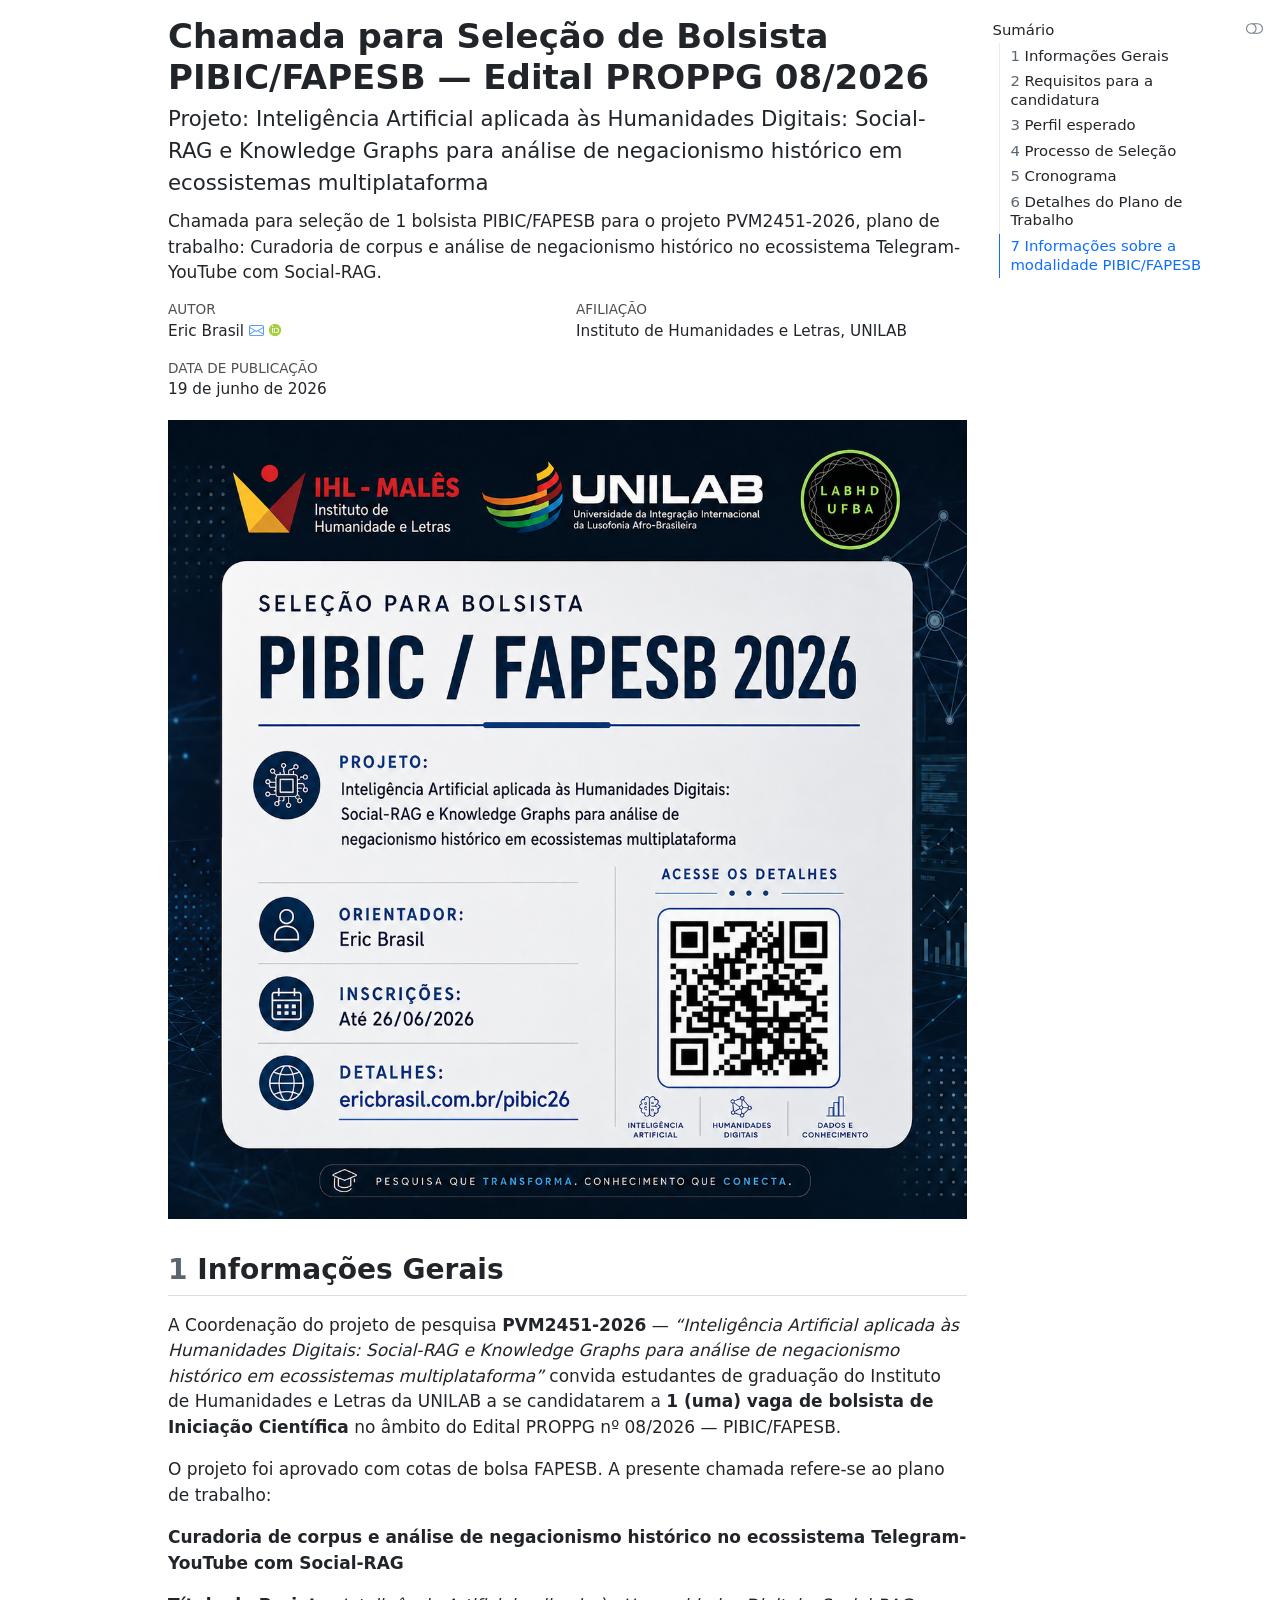
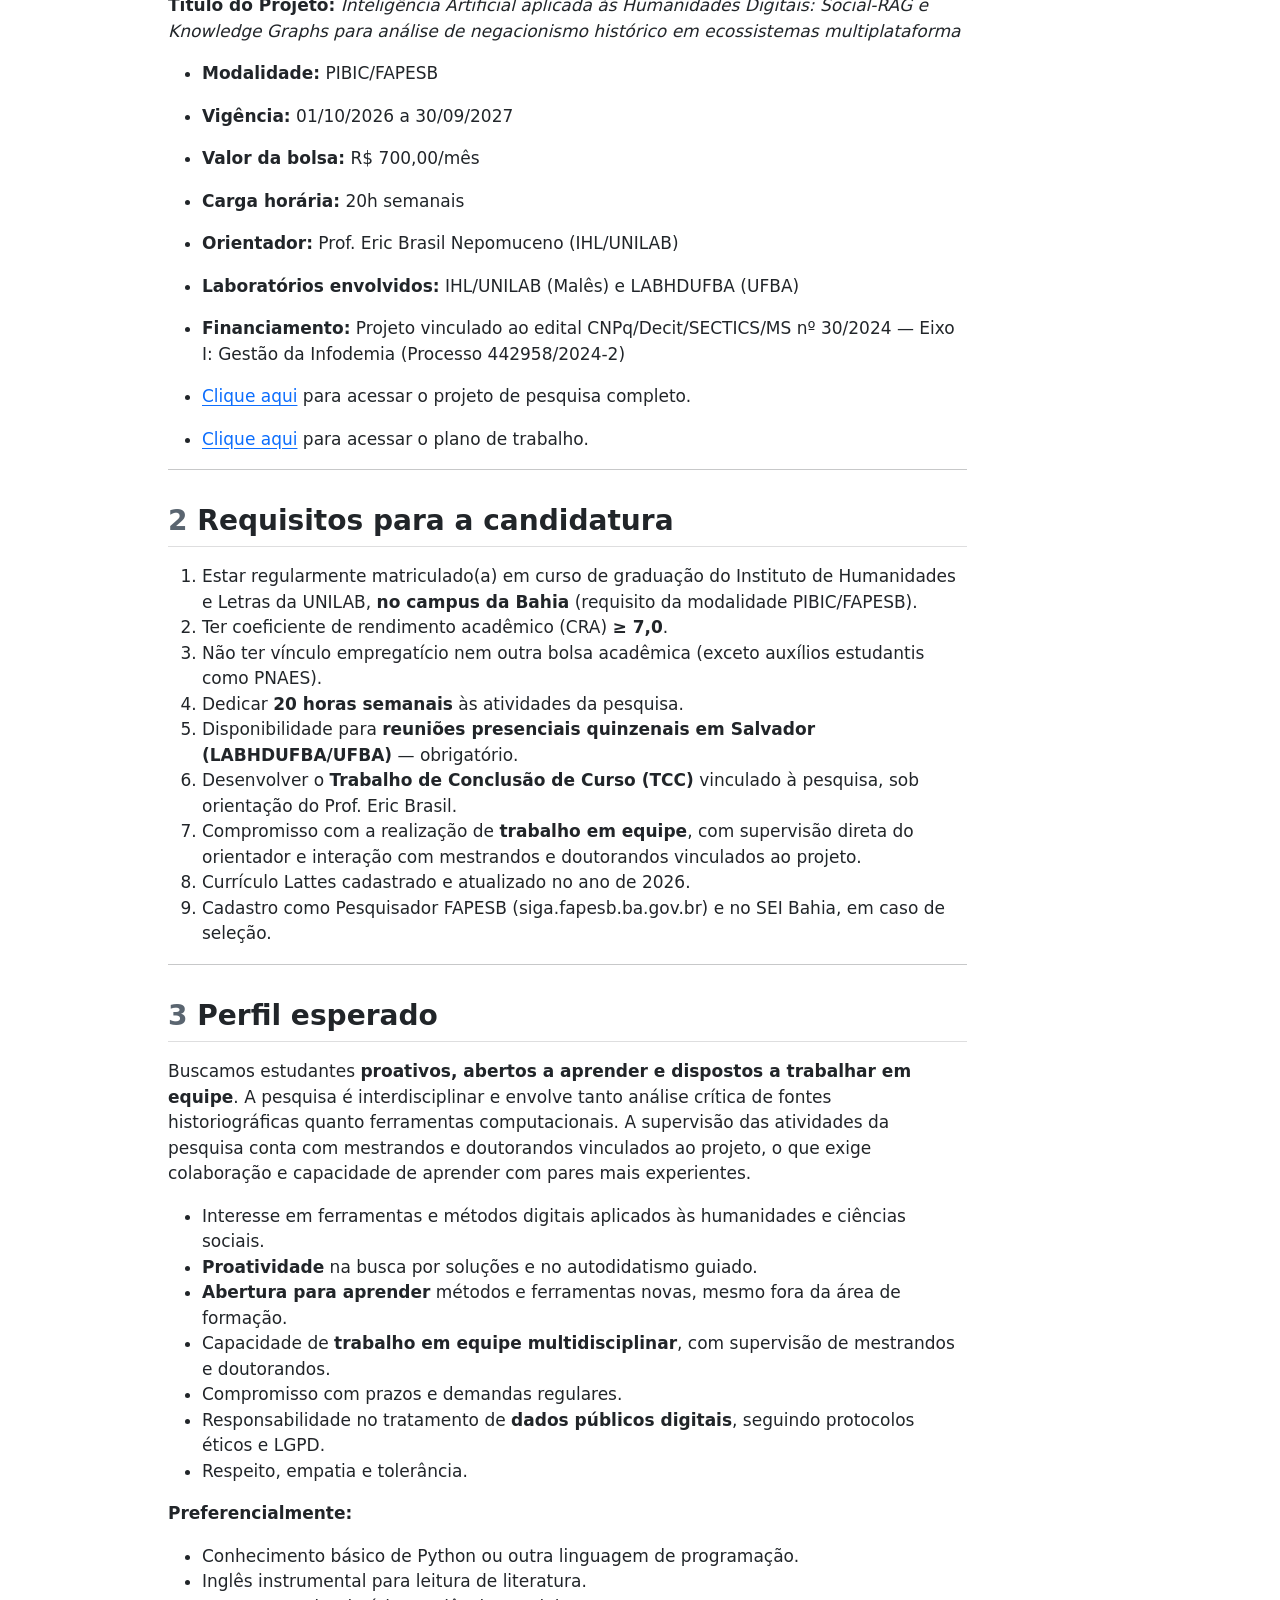
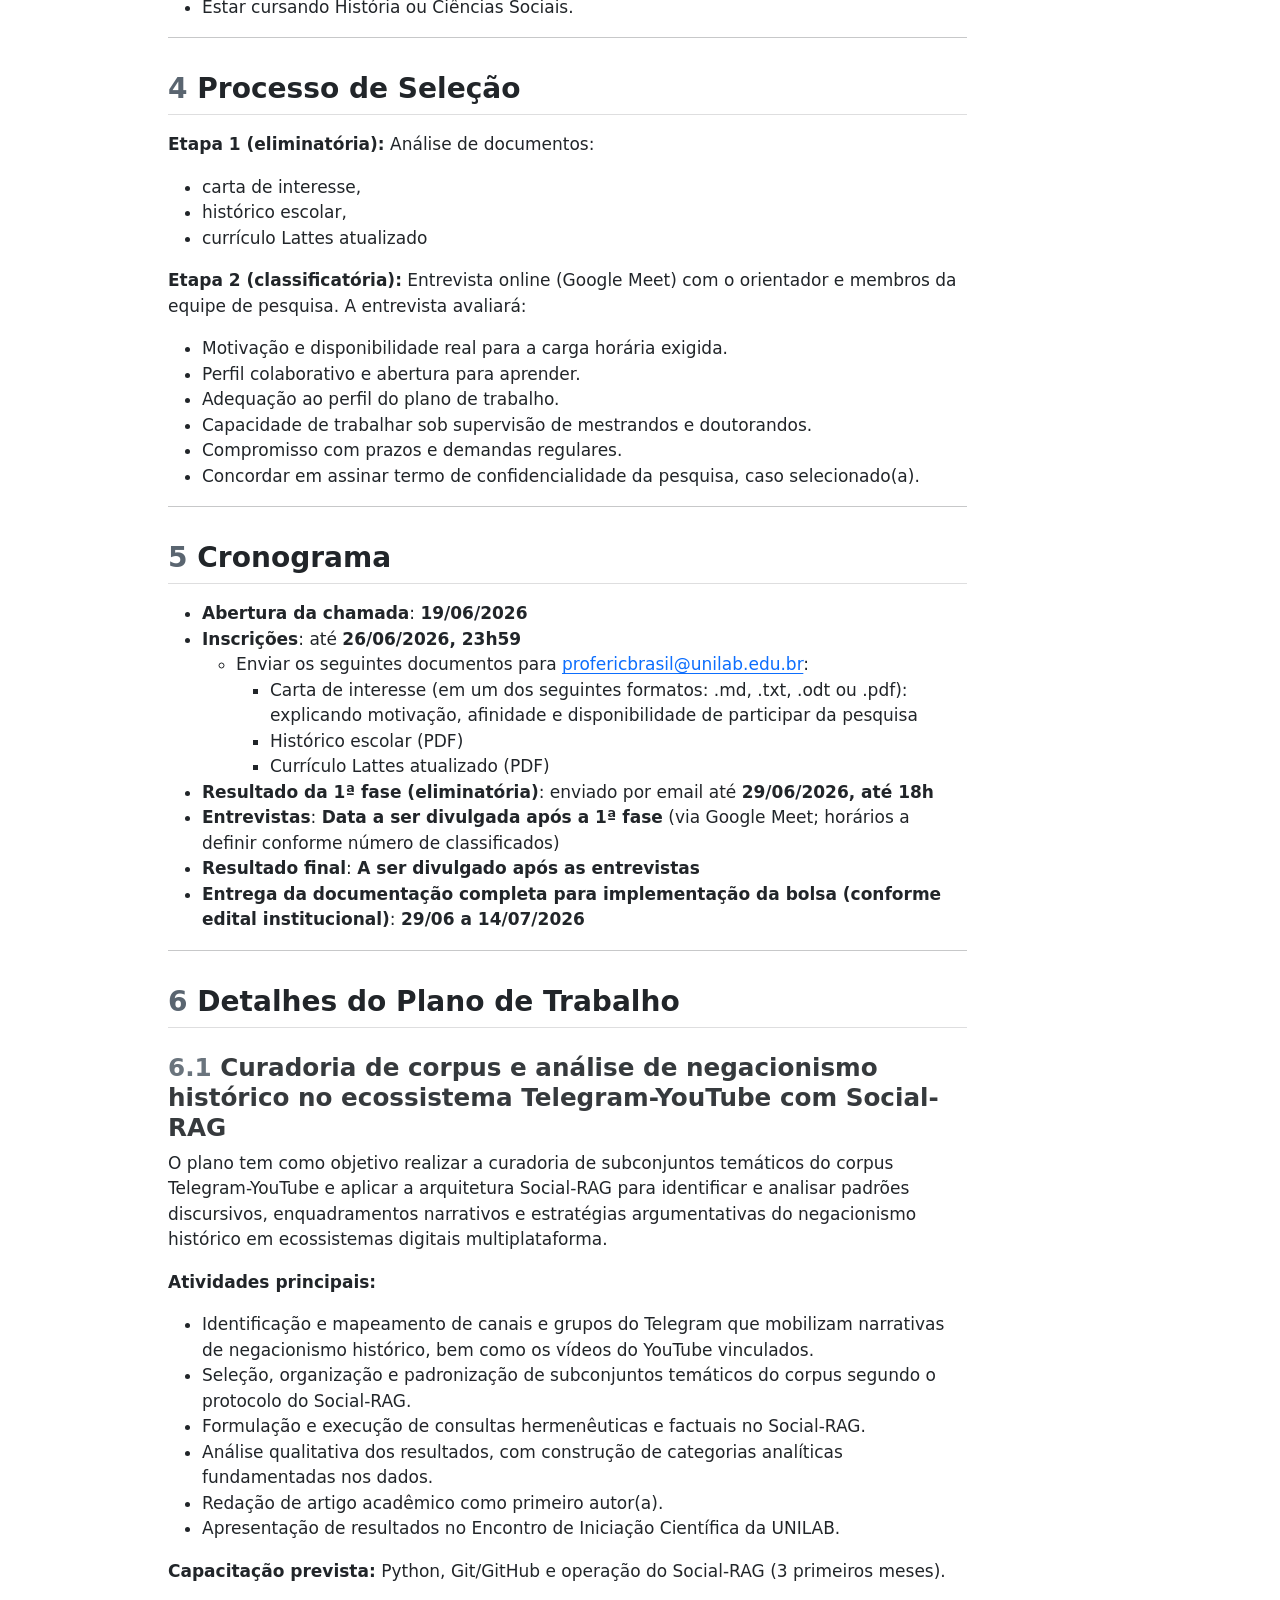
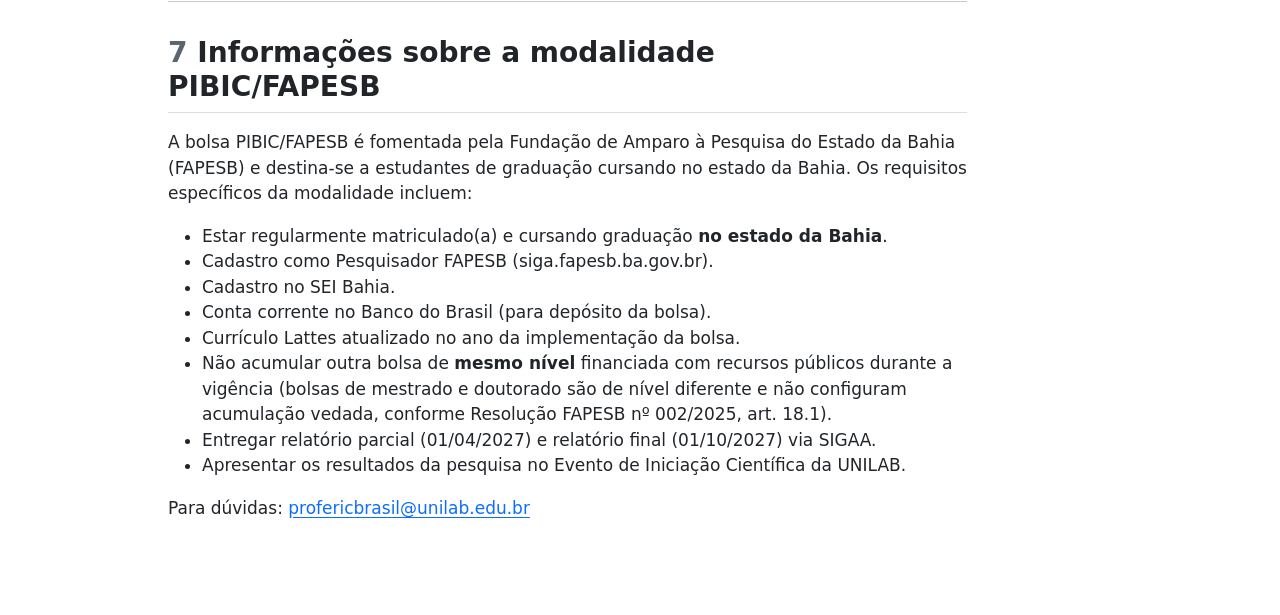
<file: index.html>
<!DOCTYPE html>
<html xmlns="http://www.w3.org/1999/xhtml" lang="pt-BR" xml:lang="pt-BR"><head>

<meta charset="utf-8">
<meta name="generator" content="quarto-1.9.37">

<meta name="viewport" content="width=device-width, initial-scale=1.0, user-scalable=yes">

<meta name="author" content="Eric Brasil">
<meta name="description" content="Chamada para seleção de 1 bolsista PIBIC/FAPESB para o projeto PVM2451-2026, plano de trabalho: Curadoria de corpus e análise de negacionismo histórico no ecossistema Telegram-YouTube com Social-RAG.">

<title>Chamada para Seleção de Bolsista PIBIC/FAPESB — Edital PROPPG 08/2026</title>
<style>
/* Default styles provided by pandoc.
** See https://pandoc.org/MANUAL.html#variables-for-html for config info.
*/
code{white-space: pre-wrap;}
span.smallcaps{font-variant: small-caps;}
div.columns{display: flex; gap: min(4vw, 1.5em);}
div.column{flex: auto; overflow-x: auto;}
div.hanging-indent{margin-left: 1.5em; text-indent: -1.5em;}
ul.task-list{list-style: none;}
ul.task-list li input[type="checkbox"] {
  width: 0.8em;
  margin: 0 0.8em 0.2em -1em; /* quarto-specific, see https://github.com/quarto-dev/quarto-cli/issues/4556 */ 
  vertical-align: middle;
}
</style>


<script src="index_files/libs/clipboard/clipboard.min.js"></script>
<script src="index_files/libs/quarto-html/quarto.js" type="module"></script>
<script src="index_files/libs/quarto-html/tabsets/tabsets.js" type="module"></script>
<script src="index_files/libs/quarto-html/popper.min.js"></script>
<script src="index_files/libs/quarto-html/tippy.umd.min.js"></script>
<script src="index_files/libs/quarto-html/anchor.min.js"></script>
<link href="index_files/libs/quarto-html/tippy.css" rel="stylesheet">
<link href="index_files/libs/quarto-html/quarto-syntax-highlighting-f79c7fb6db380d32be398468f2fb58cf.css" rel="stylesheet" class="quarto-color-scheme" id="quarto-text-highlighting-styles">
<link href="index_files/libs/quarto-html/quarto-syntax-highlighting-dark-f79c7fb6db380d32be398468f2fb58cf.css" rel="stylesheet" class="quarto-color-scheme quarto-color-alternate" id="quarto-text-highlighting-styles">
<link href="index_files/libs/quarto-html/quarto-syntax-highlighting-f79c7fb6db380d32be398468f2fb58cf.css" rel="stylesheet" class="quarto-color-scheme-extra" id="quarto-text-highlighting-styles">
<script src="index_files/libs/bootstrap/bootstrap.min.js"></script>
<link href="index_files/libs/bootstrap/bootstrap-icons.css" rel="stylesheet">
<link href="index_files/libs/bootstrap/bootstrap-996d3777abbb2bf03f6ecee9538e3960.min.css" rel="stylesheet" append-hash="true" class="quarto-color-scheme" id="quarto-bootstrap" data-mode="light">
<link href="index_files/libs/bootstrap/bootstrap-dark-95cf41f94dfaed2f9f7273701b048e70.min.css" rel="stylesheet" append-hash="true" class="quarto-color-scheme quarto-color-alternate" id="quarto-bootstrap" data-mode="dark">
<link href="index_files/libs/bootstrap/bootstrap-996d3777abbb2bf03f6ecee9538e3960.min.css" rel="stylesheet" append-hash="true" class="quarto-color-scheme-extra" id="quarto-bootstrap" data-mode="light">


</head>

<body class="quarto-light"><script id="quarto-html-before-body" type="application/javascript">
    const toggleBodyColorMode = (bsSheetEl) => {
      const mode = bsSheetEl.getAttribute("data-mode");
      const bodyEl = window.document.querySelector("body");
      if (mode === "dark") {
        bodyEl.classList.add("quarto-dark");
        bodyEl.classList.remove("quarto-light");
      } else {
        bodyEl.classList.add("quarto-light");
        bodyEl.classList.remove("quarto-dark");
      }
    }
    const toggleBodyColorPrimary = () => {
      const bsSheetEl = window.document.querySelector("link#quarto-bootstrap:not([rel=disabled-stylesheet])");
      if (bsSheetEl) {
        toggleBodyColorMode(bsSheetEl);
      }
    }
    const setColorSchemeToggle = (alternate) => {
      const toggles = window.document.querySelectorAll('.quarto-color-scheme-toggle');
      for (let i=0; i < toggles.length; i++) {
        const toggle = toggles[i];
        if (toggle) {
          if (alternate) {
            toggle.classList.add("alternate");
          } else {
            toggle.classList.remove("alternate");
          }
        }
      }
    };
    const toggleColorMode = (alternate) => {
      // Switch the stylesheets
      const primaryStylesheets = window.document.querySelectorAll('link.quarto-color-scheme:not(.quarto-color-alternate)');
      const alternateStylesheets = window.document.querySelectorAll('link.quarto-color-scheme.quarto-color-alternate');
      manageTransitions('#quarto-margin-sidebar .nav-link', false);
      if (alternate) {
        // note: dark is layered on light, we don't disable primary!
        enableStylesheet(alternateStylesheets);
        for (const sheetNode of alternateStylesheets) {
          if (sheetNode.id === "quarto-bootstrap") {
            toggleBodyColorMode(sheetNode);
          }
        }
      } else {
        disableStylesheet(alternateStylesheets);
        enableStylesheet(primaryStylesheets)
        toggleBodyColorPrimary();
      }
      manageTransitions('#quarto-margin-sidebar .nav-link', true);
      // Switch the toggles
      setColorSchemeToggle(alternate)
      // Hack to workaround the fact that safari doesn't
      // properly recolor the scrollbar when toggling (#1455)
      if (navigator.userAgent.indexOf('Safari') > 0 && navigator.userAgent.indexOf('Chrome') == -1) {
        manageTransitions("body", false);
        window.scrollTo(0, 1);
        setTimeout(() => {
          window.scrollTo(0, 0);
          manageTransitions("body", true);
        }, 40);
      }
    }
    const disableStylesheet = (stylesheets) => {
      for (let i=0; i < stylesheets.length; i++) {
        const stylesheet = stylesheets[i];
        stylesheet.rel = 'disabled-stylesheet';
      }
    }
    const enableStylesheet = (stylesheets) => {
      for (let i=0; i < stylesheets.length; i++) {
        const stylesheet = stylesheets[i];
        if(stylesheet.rel !== 'stylesheet') { // for Chrome, which will still FOUC without this check
          stylesheet.rel = 'stylesheet';
        }
      }
    }
    const manageTransitions = (selector, allowTransitions) => {
      const els = window.document.querySelectorAll(selector);
      for (let i=0; i < els.length; i++) {
        const el = els[i];
        if (allowTransitions) {
          el.classList.remove('notransition');
        } else {
          el.classList.add('notransition');
        }
      }
    }
    const isFileUrl = () => {
      return window.location.protocol === 'file:';
    }
    const hasAlternateSentinel = () => {
      let styleSentinel = getColorSchemeSentinel();
      if (styleSentinel !== null) {
        return styleSentinel === "alternate";
      } else {
        return false;
      }
    }
    const setStyleSentinel = (alternate) => {
      const value = alternate ? "alternate" : "default";
      if (!isFileUrl()) {
        window.localStorage.setItem("quarto-color-scheme", value);
      } else {
        localAlternateSentinel = value;
      }
    }
    const getColorSchemeSentinel = () => {
      if (!isFileUrl()) {
        const storageValue = window.localStorage.getItem("quarto-color-scheme");
        return storageValue != null ? storageValue : localAlternateSentinel;
      } else {
        return localAlternateSentinel;
      }
    }
    const toggleGiscusIfUsed = (isAlternate, darkModeDefault) => {
      const baseTheme = document.querySelector('#giscus-base-theme')?.value ?? 'light';
      const alternateTheme = document.querySelector('#giscus-alt-theme')?.value ?? 'dark';
      let newTheme = '';
      if(authorPrefersDark) {
        newTheme = isAlternate ? baseTheme : alternateTheme;
      } else {
        newTheme = isAlternate ? alternateTheme : baseTheme;
      }
      const changeGiscusTheme = () => {
        // From: https://github.com/giscus/giscus/issues/336
        const sendMessage = (message) => {
          const iframe = document.querySelector('iframe.giscus-frame');
          if (!iframe) return;
          iframe.contentWindow.postMessage({ giscus: message }, 'https://giscus.app');
        }
        sendMessage({
          setConfig: {
            theme: newTheme
          }
        });
      }
      const isGiscussLoaded = window.document.querySelector('iframe.giscus-frame') !== null;
      if (isGiscussLoaded) {
        changeGiscusTheme();
      }
    };
    const authorPrefersDark = false;
    const darkModeDefault = authorPrefersDark;
      document.querySelector('link#quarto-text-highlighting-styles.quarto-color-scheme-extra').rel = 'disabled-stylesheet';
      document.querySelector('link#quarto-bootstrap.quarto-color-scheme-extra').rel = 'disabled-stylesheet';
    let localAlternateSentinel = darkModeDefault ? 'alternate' : 'default';
    // Dark / light mode switch
    window.quartoToggleColorScheme = () => {
      // Read the current dark / light value
      let toAlternate = !hasAlternateSentinel();
      toggleColorMode(toAlternate);
      setStyleSentinel(toAlternate);
      toggleGiscusIfUsed(toAlternate, darkModeDefault);
      window.dispatchEvent(new Event('resize'));
    };
    // Switch to dark mode if need be
    if (hasAlternateSentinel()) {
      toggleColorMode(true);
    } else {
      toggleColorMode(false);
    }
  </script>

<div id="quarto-content" class="page-columns page-rows-contents page-layout-article">
<div id="quarto-margin-sidebar" class="sidebar margin-sidebar">
  <nav id="TOC" role="doc-toc" class="toc-active">
    <h2 id="toc-title">Sumário</h2>
   
  <ul>
  <li><a href="#informações-gerais" id="toc-informações-gerais" class="nav-link active" data-scroll-target="#informações-gerais"><span class="header-section-number">1</span> Informações Gerais</a></li>
  <li><a href="#requisitos-para-a-candidatura" id="toc-requisitos-para-a-candidatura" class="nav-link" data-scroll-target="#requisitos-para-a-candidatura"><span class="header-section-number">2</span> Requisitos para a candidatura</a></li>
  <li><a href="#perfil-esperado" id="toc-perfil-esperado" class="nav-link" data-scroll-target="#perfil-esperado"><span class="header-section-number">3</span> Perfil esperado</a></li>
  <li><a href="#processo-de-seleção" id="toc-processo-de-seleção" class="nav-link" data-scroll-target="#processo-de-seleção"><span class="header-section-number">4</span> Processo de Seleção</a></li>
  <li><a href="#cronograma" id="toc-cronograma" class="nav-link" data-scroll-target="#cronograma"><span class="header-section-number">5</span> Cronograma</a></li>
  <li><a href="#detalhes-do-plano-de-trabalho" id="toc-detalhes-do-plano-de-trabalho" class="nav-link" data-scroll-target="#detalhes-do-plano-de-trabalho"><span class="header-section-number">6</span> Detalhes do Plano de Trabalho</a>
  <ul>
  <li><a href="#curadoria-de-corpus-e-análise-de-negacionismo-histórico-no-ecossistema-telegram-youtube-com-social-rag" id="toc-curadoria-de-corpus-e-análise-de-negacionismo-histórico-no-ecossistema-telegram-youtube-com-social-rag" class="nav-link" data-scroll-target="#curadoria-de-corpus-e-análise-de-negacionismo-histórico-no-ecossistema-telegram-youtube-com-social-rag"><span class="header-section-number">6.1</span> Curadoria de corpus e análise de negacionismo histórico no ecossistema Telegram-YouTube com Social-RAG</a></li>
  </ul></li>
  <li><a href="#informações-sobre-a-modalidade-pibicfapesb" id="toc-informações-sobre-a-modalidade-pibicfapesb" class="nav-link" data-scroll-target="#informações-sobre-a-modalidade-pibicfapesb"><span class="header-section-number">7</span> Informações sobre a modalidade PIBIC/FAPESB</a></li>
  </ul>
</nav>
</div>
<main class="content" id="quarto-document-content">


<header id="title-block-header" class="quarto-title-block default">
<div class="quarto-title">
<h1 class="title">Chamada para Seleção de Bolsista PIBIC/FAPESB — Edital PROPPG 08/2026</h1>
<p class="subtitle lead">Projeto: Inteligência Artificial aplicada às Humanidades Digitais: Social-RAG e Knowledge Graphs para análise de negacionismo histórico em ecossistemas multiplataforma</p>
</div>

<div>
  <div class="description">
    Chamada para seleção de 1 bolsista PIBIC/FAPESB para o projeto PVM2451-2026, plano de trabalho: Curadoria de corpus e análise de negacionismo histórico no ecossistema Telegram-YouTube com Social-RAG.
  </div>
</div>

<div class="quarto-title-meta-author">
  <div class="quarto-title-meta-heading">Autor</div>
  <div class="quarto-title-meta-heading">Afiliação</div>
  
    <div class="quarto-title-meta-contents">
    <p class="author">Eric Brasil <a href="mailto:profericbrasil@unilab.edu.br" class="quarto-title-author-email"><i class="bi bi-envelope"></i></a> <a href="https://orcid.org/0000-0001-5067-8475" class="quarto-title-author-orcid"> <img src="[data-uri]"></a></p>
  </div>
  <div class="quarto-title-meta-contents">
        <p class="affiliation">
            Instituto de Humanidades e Letras, UNILAB
          </p>
      </div>
  </div>

<div class="quarto-title-meta">

      
    <div>
    <div class="quarto-title-meta-heading">Data de Publicação</div>
    <div class="quarto-title-meta-contents">
      <p class="date">19 de junho de 2026</p>
    </div>
  </div>
  
    
  </div>
  


</header>


<p><img src="./card.png" class="img-fluid"></p>
<section id="informações-gerais" class="level2" data-number="1">
<h2 data-number="1" class="anchored" data-anchor-id="informações-gerais"><span class="header-section-number">1</span> Informações Gerais</h2>
<p>A Coordenação do projeto de pesquisa <strong>PVM2451-2026</strong> — <em>“Inteligência Artificial aplicada às Humanidades Digitais: Social-RAG e Knowledge Graphs para análise de negacionismo histórico em ecossistemas multiplataforma”</em> convida estudantes de graduação do Instituto de Humanidades e Letras da UNILAB a se candidatarem a <strong>1 (uma) vaga de bolsista de Iniciação Científica</strong> no âmbito do Edital PROPPG nº 08/2026 — PIBIC/FAPESB.</p>
<p>O projeto foi aprovado com cotas de bolsa FAPESB. A presente chamada refere-se ao plano de trabalho:</p>
<p><strong>Curadoria de corpus e análise de negacionismo histórico no ecossistema Telegram-YouTube com Social-RAG</strong></p>
<p><strong>Título do Projeto:</strong> <em>Inteligência Artificial aplicada às Humanidades Digitais: Social-RAG e Knowledge Graphs para análise de negacionismo histórico em ecossistemas multiplataforma</em></p>
<ul>
<li><p><strong>Modalidade:</strong> PIBIC/FAPESB</p></li>
<li><p><strong>Vigência:</strong> 01/10/2026 a 30/09/2027</p></li>
<li><p><strong>Valor da bolsa:</strong> R$ 700,00/mês</p></li>
<li><p><strong>Carga horária:</strong> 20h semanais</p></li>
<li><p><strong>Orientador:</strong> Prof.&nbsp;Eric Brasil Nepomuceno (IHL/UNILAB)</p></li>
<li><p><strong>Laboratórios envolvidos:</strong> IHL/UNILAB (Malês) e LABHDUFBA (UFBA)</p></li>
<li><p><strong>Financiamento:</strong> Projeto vinculado ao edital CNPq/Decit/SECTICS/MS nº 30/2024 — Eixo I: Gestão da Infodemia (Processo 442958/2024-2)</p></li>
<li><p><a href="./projeto_pesquisa.html">Clique aqui</a> para acessar o projeto de pesquisa completo.</p></li>
<li><p><a href="./plano01.html">Clique aqui</a> para acessar o plano de trabalho.</p></li>
</ul>
<hr>
</section>
<section id="requisitos-para-a-candidatura" class="level2" data-number="2">
<h2 data-number="2" class="anchored" data-anchor-id="requisitos-para-a-candidatura"><span class="header-section-number">2</span> Requisitos para a candidatura</h2>
<ol type="1">
<li>Estar regularmente matriculado(a) em curso de graduação do Instituto de Humanidades e Letras da UNILAB, <strong>no campus da Bahia</strong> (requisito da modalidade PIBIC/FAPESB).</li>
<li>Ter coeficiente de rendimento acadêmico (CRA) <strong>≥ 7,0</strong>.</li>
<li>Não ter vínculo empregatício nem outra bolsa acadêmica (exceto auxílios estudantis como PNAES).</li>
<li>Dedicar <strong>20 horas semanais</strong> às atividades da pesquisa.</li>
<li>Disponibilidade para <strong>reuniões presenciais quinzenais em Salvador (LABHDUFBA/UFBA)</strong> — obrigatório.</li>
<li>Desenvolver o <strong>Trabalho de Conclusão de Curso (TCC)</strong> vinculado à pesquisa, sob orientação do Prof.&nbsp;Eric Brasil.</li>
<li>Compromisso com a realização de <strong>trabalho em equipe</strong>, com supervisão direta do orientador e interação com mestrandos e doutorandos vinculados ao projeto.</li>
<li>Currículo Lattes cadastrado e atualizado no ano de 2026.</li>
<li>Cadastro como Pesquisador FAPESB (siga.fapesb.ba.gov.br) e no SEI Bahia, em caso de seleção.</li>
</ol>
<hr>
</section>
<section id="perfil-esperado" class="level2" data-number="3">
<h2 data-number="3" class="anchored" data-anchor-id="perfil-esperado"><span class="header-section-number">3</span> Perfil esperado</h2>
<p>Buscamos estudantes <strong>proativos, abertos a aprender e dispostos a trabalhar em equipe</strong>. A pesquisa é interdisciplinar e envolve tanto análise crítica de fontes historiográficas quanto ferramentas computacionais. A supervisão das atividades da pesquisa conta com mestrandos e doutorandos vinculados ao projeto, o que exige colaboração e capacidade de aprender com pares mais experientes.</p>
<ul>
<li>Interesse em ferramentas e métodos digitais aplicados às humanidades e ciências sociais.</li>
<li><strong>Proatividade</strong> na busca por soluções e no autodidatismo guiado.</li>
<li><strong>Abertura para aprender</strong> métodos e ferramentas novas, mesmo fora da área de formação.</li>
<li>Capacidade de <strong>trabalho em equipe multidisciplinar</strong>, com supervisão de mestrandos e doutorandos.</li>
<li>Compromisso com prazos e demandas regulares.</li>
<li>Responsabilidade no tratamento de <strong>dados públicos digitais</strong>, seguindo protocolos éticos e LGPD.</li>
<li>Respeito, empatia e tolerância.</li>
</ul>
<p><strong>Preferencialmente:</strong></p>
<ul>
<li>Conhecimento básico de Python ou outra linguagem de programação.</li>
<li>Inglês instrumental para leitura de literatura.</li>
<li>Estar cursando História ou Ciências Sociais.</li>
</ul>
<hr>
</section>
<section id="processo-de-seleção" class="level2" data-number="4">
<h2 data-number="4" class="anchored" data-anchor-id="processo-de-seleção"><span class="header-section-number">4</span> Processo de Seleção</h2>
<p><strong>Etapa 1 (eliminatória):</strong> Análise de documentos:</p>
<ul>
<li>carta de interesse,</li>
<li>histórico escolar,</li>
<li>currículo Lattes atualizado</li>
</ul>
<p><strong>Etapa 2 (classificatória):</strong> Entrevista online (Google Meet) com o orientador e membros da equipe de pesquisa. A entrevista avaliará:</p>
<ul>
<li>Motivação e disponibilidade real para a carga horária exigida.</li>
<li>Perfil colaborativo e abertura para aprender.</li>
<li>Adequação ao perfil do plano de trabalho.</li>
<li>Capacidade de trabalhar sob supervisão de mestrandos e doutorandos.</li>
<li>Compromisso com prazos e demandas regulares.</li>
<li>Concordar em assinar termo de confidencialidade da pesquisa, caso selecionado(a).</li>
</ul>
<hr>
</section>
<section id="cronograma" class="level2" data-number="5">
<h2 data-number="5" class="anchored" data-anchor-id="cronograma"><span class="header-section-number">5</span> Cronograma</h2>
<ul>
<li><strong>Abertura da chamada</strong>: <strong>19/06/2026</strong></li>
<li><strong>Inscrições</strong>: até <strong>26/06/2026, 23h59</strong>
<ul>
<li>Enviar os seguintes documentos para <a href="mailto:profericbrasil@unilab.edu.br">profericbrasil@unilab.edu.br</a>:
<ul>
<li>Carta de interesse (em um dos seguintes formatos: .md, .txt, .odt ou .pdf): explicando motivação, afinidade e disponibilidade de participar da pesquisa</li>
<li>Histórico escolar (PDF)</li>
<li>Currículo Lattes atualizado (PDF)</li>
</ul></li>
</ul></li>
<li><strong>Resultado da 1ª fase (eliminatória)</strong>: enviado por email até <strong>29/06/2026, até 18h</strong></li>
<li><strong>Entrevistas</strong>: <strong>Data a ser divulgada após a 1ª fase</strong> (via Google Meet; horários a definir conforme número de classificados)</li>
<li><strong>Resultado final</strong>: <strong>A ser divulgado após as entrevistas</strong></li>
<li><strong>Entrega da documentação completa para implementação da bolsa (conforme edital institucional)</strong>: <strong>29/06 a 14/07/2026</strong></li>
</ul>
<hr>
</section>
<section id="detalhes-do-plano-de-trabalho" class="level2" data-number="6">
<h2 data-number="6" class="anchored" data-anchor-id="detalhes-do-plano-de-trabalho"><span class="header-section-number">6</span> Detalhes do Plano de Trabalho</h2>
<section id="curadoria-de-corpus-e-análise-de-negacionismo-histórico-no-ecossistema-telegram-youtube-com-social-rag" class="level3" data-number="6.1">
<h3 data-number="6.1" class="anchored" data-anchor-id="curadoria-de-corpus-e-análise-de-negacionismo-histórico-no-ecossistema-telegram-youtube-com-social-rag"><span class="header-section-number">6.1</span> Curadoria de corpus e análise de negacionismo histórico no ecossistema Telegram-YouTube com Social-RAG</h3>
<p>O plano tem como objetivo realizar a curadoria de subconjuntos temáticos do corpus Telegram-YouTube e aplicar a arquitetura Social-RAG para identificar e analisar padrões discursivos, enquadramentos narrativos e estratégias argumentativas do negacionismo histórico em ecossistemas digitais multiplataforma.</p>
<p><strong>Atividades principais:</strong></p>
<ul>
<li>Identificação e mapeamento de canais e grupos do Telegram que mobilizam narrativas de negacionismo histórico, bem como os vídeos do YouTube vinculados.</li>
<li>Seleção, organização e padronização de subconjuntos temáticos do corpus segundo o protocolo do Social-RAG.</li>
<li>Formulação e execução de consultas hermenêuticas e factuais no Social-RAG.</li>
<li>Análise qualitativa dos resultados, com construção de categorias analíticas fundamentadas nos dados.</li>
<li>Redação de artigo acadêmico como primeiro autor(a).</li>
<li>Apresentação de resultados no Encontro de Iniciação Científica da UNILAB.</li>
</ul>
<p><strong>Capacitação prevista:</strong> Python, Git/GitHub e operação do Social-RAG (3 primeiros meses).</p>
<hr>
</section>
</section>
<section id="informações-sobre-a-modalidade-pibicfapesb" class="level2" data-number="7">
<h2 data-number="7" class="anchored" data-anchor-id="informações-sobre-a-modalidade-pibicfapesb"><span class="header-section-number">7</span> Informações sobre a modalidade PIBIC/FAPESB</h2>
<p>A bolsa PIBIC/FAPESB é fomentada pela Fundação de Amparo à Pesquisa do Estado da Bahia (FAPESB) e destina-se a estudantes de graduação cursando no estado da Bahia. Os requisitos específicos da modalidade incluem:</p>
<ul>
<li>Estar regularmente matriculado(a) e cursando graduação <strong>no estado da Bahia</strong>.</li>
<li>Cadastro como Pesquisador FAPESB (siga.fapesb.ba.gov.br).</li>
<li>Cadastro no SEI Bahia.</li>
<li>Conta corrente no Banco do Brasil (para depósito da bolsa).</li>
<li>Currículo Lattes atualizado no ano da implementação da bolsa.</li>
<li>Não acumular outra bolsa de <strong>mesmo nível</strong> financiada com recursos públicos durante a vigência (bolsas de mestrado e doutorado são de nível diferente e não configuram acumulação vedada, conforme Resolução FAPESB nº 002/2025, art. 18.1).</li>
<li>Entregar relatório parcial (01/04/2027) e relatório final (01/10/2027) via SIGAA.</li>
<li>Apresentar os resultados da pesquisa no Evento de Iniciação Científica da UNILAB.</li>
</ul>
<p>Para dúvidas: <a href="mailto:profericbrasil@unilab.edu.br">profericbrasil@unilab.edu.br</a></p>
</section>

</main>
<!-- /main column -->
<script id="quarto-html-after-body" type="application/javascript">
  window.document.addEventListener("DOMContentLoaded", function (event) {
    // Ensure there is a toggle, if there isn't float one in the top right
    if (window.document.querySelector('.quarto-color-scheme-toggle') === null) {
      const a = window.document.createElement('a');
      a.classList.add('top-right');
      a.classList.add('quarto-color-scheme-toggle');
      a.href = "";
      a.onclick = function() { try { window.quartoToggleColorScheme(); } catch {} return false; };
      const i = window.document.createElement("i");
      i.classList.add('bi');
      a.appendChild(i);
      window.document.body.appendChild(a);
    }
    setColorSchemeToggle(hasAlternateSentinel())
    const icon = "";
    const anchorJS = new window.AnchorJS();
    anchorJS.options = {
      placement: 'right',
      icon: icon
    };
    anchorJS.add('.anchored');
    const isCodeAnnotation = (el) => {
      for (const clz of el.classList) {
        if (clz.startsWith('code-annotation-')) {                     
          return true;
        }
      }
      return false;
    }
    const onCopySuccess = function(e) {
      // button target
      const button = e.trigger;
      // don't keep focus
      button.blur();
      // flash "checked"
      button.classList.add('code-copy-button-checked');
      var currentTitle = button.getAttribute("title");
      button.setAttribute("title", "Copiada");
      let tooltip;
      if (window.bootstrap) {
        button.setAttribute("data-bs-toggle", "tooltip");
        button.setAttribute("data-bs-placement", "left");
        button.setAttribute("data-bs-title", "Copiada");
        tooltip = new bootstrap.Tooltip(button, 
          { trigger: "manual", 
            customClass: "code-copy-button-tooltip",
            offset: [0, -8]});
        tooltip.show();    
      }
      setTimeout(function() {
        if (tooltip) {
          tooltip.hide();
          button.removeAttribute("data-bs-title");
          button.removeAttribute("data-bs-toggle");
          button.removeAttribute("data-bs-placement");
        }
        button.setAttribute("title", currentTitle);
        button.classList.remove('code-copy-button-checked');
      }, 1000);
      // clear code selection
      e.clearSelection();
    }
    const getTextToCopy = function(trigger) {
      const outerScaffold = trigger.parentElement.cloneNode(true);
      const codeEl = outerScaffold.querySelector('code');
      for (const childEl of codeEl.children) {
        if (isCodeAnnotation(childEl)) {
          childEl.remove();
        }
      }
      return codeEl.innerText;
    }
    const clipboard = new window.ClipboardJS('.code-copy-button:not([data-in-quarto-modal])', {
      text: getTextToCopy
    });
    clipboard.on('success', onCopySuccess);
    if (window.document.getElementById('quarto-embedded-source-code-modal')) {
      const clipboardModal = new window.ClipboardJS('.code-copy-button[data-in-quarto-modal]', {
        text: getTextToCopy,
        container: window.document.getElementById('quarto-embedded-source-code-modal')
      });
      clipboardModal.on('success', onCopySuccess);
    }
      var localhostRegex = new RegExp(/^(?:http|https):\/\/localhost\:?[0-9]*\//);
      var mailtoRegex = new RegExp(/^mailto:/);
        var filterRegex = new RegExp('/' + window.location.host + '/');
      var isInternal = (href) => {
          return filterRegex.test(href) || localhostRegex.test(href) || mailtoRegex.test(href);
      }
      // Inspect non-navigation links and adorn them if external
     var links = window.document.querySelectorAll('a[href]:not(.nav-link):not(.navbar-brand):not(.toc-action):not(.sidebar-link):not(.sidebar-item-toggle):not(.pagination-link):not(.no-external):not([aria-hidden]):not(.dropdown-item):not(.quarto-navigation-tool):not(.about-link)');
      for (var i=0; i<links.length; i++) {
        const link = links[i];
        if (!isInternal(link.href)) {
          // undo the damage that might have been done by quarto-nav.js in the case of
          // links that we want to consider external
          if (link.dataset.originalHref !== undefined) {
            link.href = link.dataset.originalHref;
          }
        }
      }
    function tippyHover(el, contentFn, onTriggerFn, onUntriggerFn) {
      const config = {
        allowHTML: true,
        maxWidth: 500,
        delay: 100,
        arrow: false,
        appendTo: function(el) {
            return el.parentElement;
        },
        interactive: true,
        interactiveBorder: 10,
        theme: 'quarto',
        placement: 'bottom-start',
      };
      if (contentFn) {
        config.content = contentFn;
      }
      if (onTriggerFn) {
        config.onTrigger = onTriggerFn;
      }
      if (onUntriggerFn) {
        config.onUntrigger = onUntriggerFn;
      }
      window.tippy(el, config); 
    }
    const noterefs = window.document.querySelectorAll('a[role="doc-noteref"]');
    for (var i=0; i<noterefs.length; i++) {
      const ref = noterefs[i];
      tippyHover(ref, function() {
        // use id or data attribute instead here
        let href = ref.getAttribute('data-footnote-href') || ref.getAttribute('href');
        try { href = new URL(href).hash; } catch {}
        const id = href.replace(/^#\/?/, "");
        const note = window.document.getElementById(id);
        if (note) {
          return note.innerHTML;
        } else {
          return "";
        }
      });
    }
    const xrefs = window.document.querySelectorAll('a.quarto-xref');
    const processXRef = (id, note) => {
      // Strip column container classes
      const stripColumnClz = (el) => {
        el.classList.remove("page-full", "page-columns");
        if (el.children) {
          for (const child of el.children) {
            stripColumnClz(child);
          }
        }
      }
      stripColumnClz(note)
      if (id === null || id.startsWith('sec-')) {
        // Special case sections, only their first couple elements
        const container = document.createElement("div");
        if (note.children && note.children.length > 2) {
          container.appendChild(note.children[0].cloneNode(true));
          for (let i = 1; i < note.children.length; i++) {
            const child = note.children[i];
            if (child.tagName === "P" && child.innerText === "") {
              continue;
            } else {
              container.appendChild(child.cloneNode(true));
              break;
            }
          }
          if (window.Quarto?.typesetMath) {
            window.Quarto.typesetMath(container);
          }
          return container.innerHTML
        } else {
          if (window.Quarto?.typesetMath) {
            window.Quarto.typesetMath(note);
          }
          return note.innerHTML;
        }
      } else {
        // Remove any anchor links if they are present
        const anchorLink = note.querySelector('a.anchorjs-link');
        if (anchorLink) {
          anchorLink.remove();
        }
        if (window.Quarto?.typesetMath) {
          window.Quarto.typesetMath(note);
        }
        if (note.classList.contains("callout")) {
          return note.outerHTML;
        } else {
          return note.innerHTML;
        }
      }
    }
    for (var i=0; i<xrefs.length; i++) {
      const xref = xrefs[i];
      tippyHover(xref, undefined, function(instance) {
        instance.disable();
        let url = xref.getAttribute('href');
        let hash = undefined; 
        if (url.startsWith('#')) {
          hash = url;
        } else {
          try { hash = new URL(url).hash; } catch {}
        }
        if (hash) {
          const id = hash.replace(/^#\/?/, "");
          const note = window.document.getElementById(id);
          if (note !== null) {
            try {
              const html = processXRef(id, note.cloneNode(true));
              instance.setContent(html);
            } finally {
              instance.enable();
              instance.show();
            }
          } else {
            // See if we can fetch this
            fetch(url.split('#')[0])
            .then(res => res.text())
            .then(html => {
              const parser = new DOMParser();
              const htmlDoc = parser.parseFromString(html, "text/html");
              const note = htmlDoc.getElementById(id);
              if (note !== null) {
                const html = processXRef(id, note);
                instance.setContent(html);
              } 
            }).finally(() => {
              instance.enable();
              instance.show();
            });
          }
        } else {
          // See if we can fetch a full url (with no hash to target)
          // This is a special case and we should probably do some content thinning / targeting
          fetch(url)
          .then(res => res.text())
          .then(html => {
            const parser = new DOMParser();
            const htmlDoc = parser.parseFromString(html, "text/html");
            const note = htmlDoc.querySelector('main.content');
            if (note !== null) {
              // This should only happen for chapter cross references
              // (since there is no id in the URL)
              // remove the first header
              if (note.children.length > 0 && note.children[0].tagName === "HEADER") {
                note.children[0].remove();
              }
              const html = processXRef(null, note);
              instance.setContent(html);
            } 
          }).finally(() => {
            instance.enable();
            instance.show();
          });
        }
      }, function(instance) {
      });
    }
        let selectedAnnoteEl;
        const selectorForAnnotation = ( cell, annotation) => {
          let cellAttr = 'data-code-cell="' + cell + '"';
          let lineAttr = 'data-code-annotation="' +  annotation + '"';
          const selector = 'span[' + cellAttr + '][' + lineAttr + ']';
          return selector;
        }
        const selectCodeLines = (annoteEl) => {
          const doc = window.document;
          const targetCell = annoteEl.getAttribute("data-target-cell");
          const targetAnnotation = annoteEl.getAttribute("data-target-annotation");
          const annoteSpan = window.document.querySelector(selectorForAnnotation(targetCell, targetAnnotation));
          const lines = annoteSpan.getAttribute("data-code-lines").split(",");
          const lineIds = lines.map((line) => {
            return targetCell + "-" + line;
          })
          let top = null;
          let height = null;
          let parent = null;
          if (lineIds.length > 0) {
              //compute the position of the single el (top and bottom and make a div)
              const el = window.document.getElementById(lineIds[0]);
              top = el.offsetTop;
              height = el.offsetHeight;
              parent = el.parentElement.parentElement;
            if (lineIds.length > 1) {
              const lastEl = window.document.getElementById(lineIds[lineIds.length - 1]);
              const bottom = lastEl.offsetTop + lastEl.offsetHeight;
              height = bottom - top;
            }
            if (top !== null && height !== null && parent !== null) {
              // cook up a div (if necessary) and position it 
              let div = window.document.getElementById("code-annotation-line-highlight");
              if (div === null) {
                div = window.document.createElement("div");
                div.setAttribute("id", "code-annotation-line-highlight");
                div.style.position = 'absolute';
                parent.appendChild(div);
              }
              div.style.top = top - 2 + "px";
              div.style.height = height + 4 + "px";
              div.style.left = 0;
              let gutterDiv = window.document.getElementById("code-annotation-line-highlight-gutter");
              if (gutterDiv === null) {
                gutterDiv = window.document.createElement("div");
                gutterDiv.setAttribute("id", "code-annotation-line-highlight-gutter");
                gutterDiv.style.position = 'absolute';
                const codeCell = window.document.getElementById(targetCell);
                const gutter = codeCell.querySelector('.code-annotation-gutter');
                gutter.appendChild(gutterDiv);
              }
              gutterDiv.style.top = top - 2 + "px";
              gutterDiv.style.height = height + 4 + "px";
            }
            selectedAnnoteEl = annoteEl;
          }
        };
        const unselectCodeLines = () => {
          const elementsIds = ["code-annotation-line-highlight", "code-annotation-line-highlight-gutter"];
          elementsIds.forEach((elId) => {
            const div = window.document.getElementById(elId);
            if (div) {
              div.remove();
            }
          });
          selectedAnnoteEl = undefined;
        };
          // Handle positioning of the toggle
      window.addEventListener(
        "resize",
        throttle(() => {
          elRect = undefined;
          if (selectedAnnoteEl) {
            selectCodeLines(selectedAnnoteEl);
          }
        }, 10)
      );
      function throttle(fn, ms) {
      let throttle = false;
      let timer;
        return (...args) => {
          if(!throttle) { // first call gets through
              fn.apply(this, args);
              throttle = true;
          } else { // all the others get throttled
              if(timer) clearTimeout(timer); // cancel #2
              timer = setTimeout(() => {
                fn.apply(this, args);
                timer = throttle = false;
              }, ms);
          }
        };
      }
        // Attach click handler to the DT
        const annoteDls = window.document.querySelectorAll('dt[data-target-cell]');
        for (const annoteDlNode of annoteDls) {
          annoteDlNode.addEventListener('click', (event) => {
            const clickedEl = event.target;
            if (clickedEl !== selectedAnnoteEl) {
              unselectCodeLines();
              const activeEl = window.document.querySelector('dt[data-target-cell].code-annotation-active');
              if (activeEl) {
                activeEl.classList.remove('code-annotation-active');
              }
              selectCodeLines(clickedEl);
              clickedEl.classList.add('code-annotation-active');
            } else {
              // Unselect the line
              unselectCodeLines();
              clickedEl.classList.remove('code-annotation-active');
            }
          });
        }
    const findCites = (el) => {
      const parentEl = el.parentElement;
      if (parentEl) {
        const cites = parentEl.dataset.cites;
        if (cites) {
          return {
            el,
            cites: cites.split(' ')
          };
        } else {
          return findCites(el.parentElement)
        }
      } else {
        return undefined;
      }
    };
    var bibliorefs = window.document.querySelectorAll('a[role="doc-biblioref"]');
    for (var i=0; i<bibliorefs.length; i++) {
      const ref = bibliorefs[i];
      const citeInfo = findCites(ref);
      if (citeInfo) {
        tippyHover(citeInfo.el, function() {
          var popup = window.document.createElement('div');
          citeInfo.cites.forEach(function(cite) {
            var citeDiv = window.document.createElement('div');
            citeDiv.classList.add('hanging-indent');
            citeDiv.classList.add('csl-entry');
            var biblioDiv = window.document.getElementById('ref-' + cite);
            if (biblioDiv) {
              citeDiv.innerHTML = biblioDiv.innerHTML;
            }
            popup.appendChild(citeDiv);
          });
          return popup.innerHTML;
        });
      }
    }
  });
  </script>
</div> <!-- /content -->




</body></html>
</file>
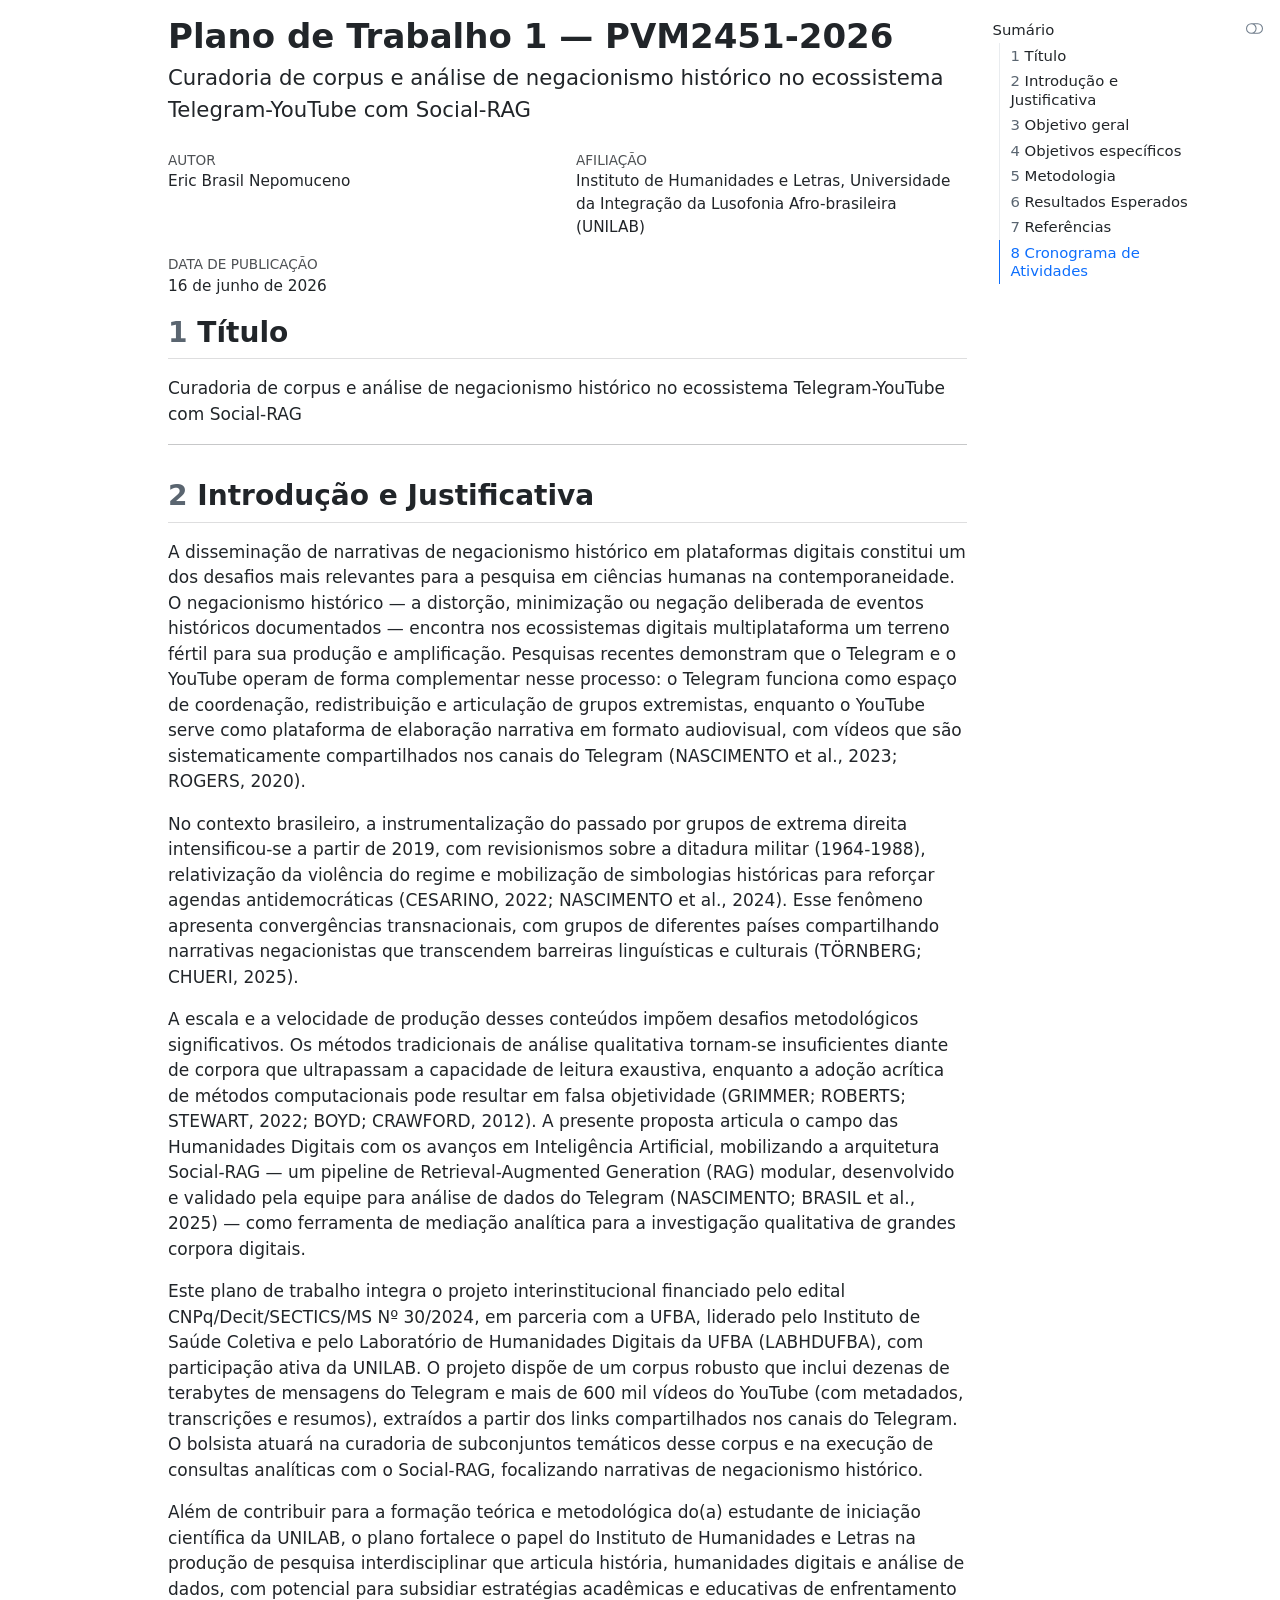
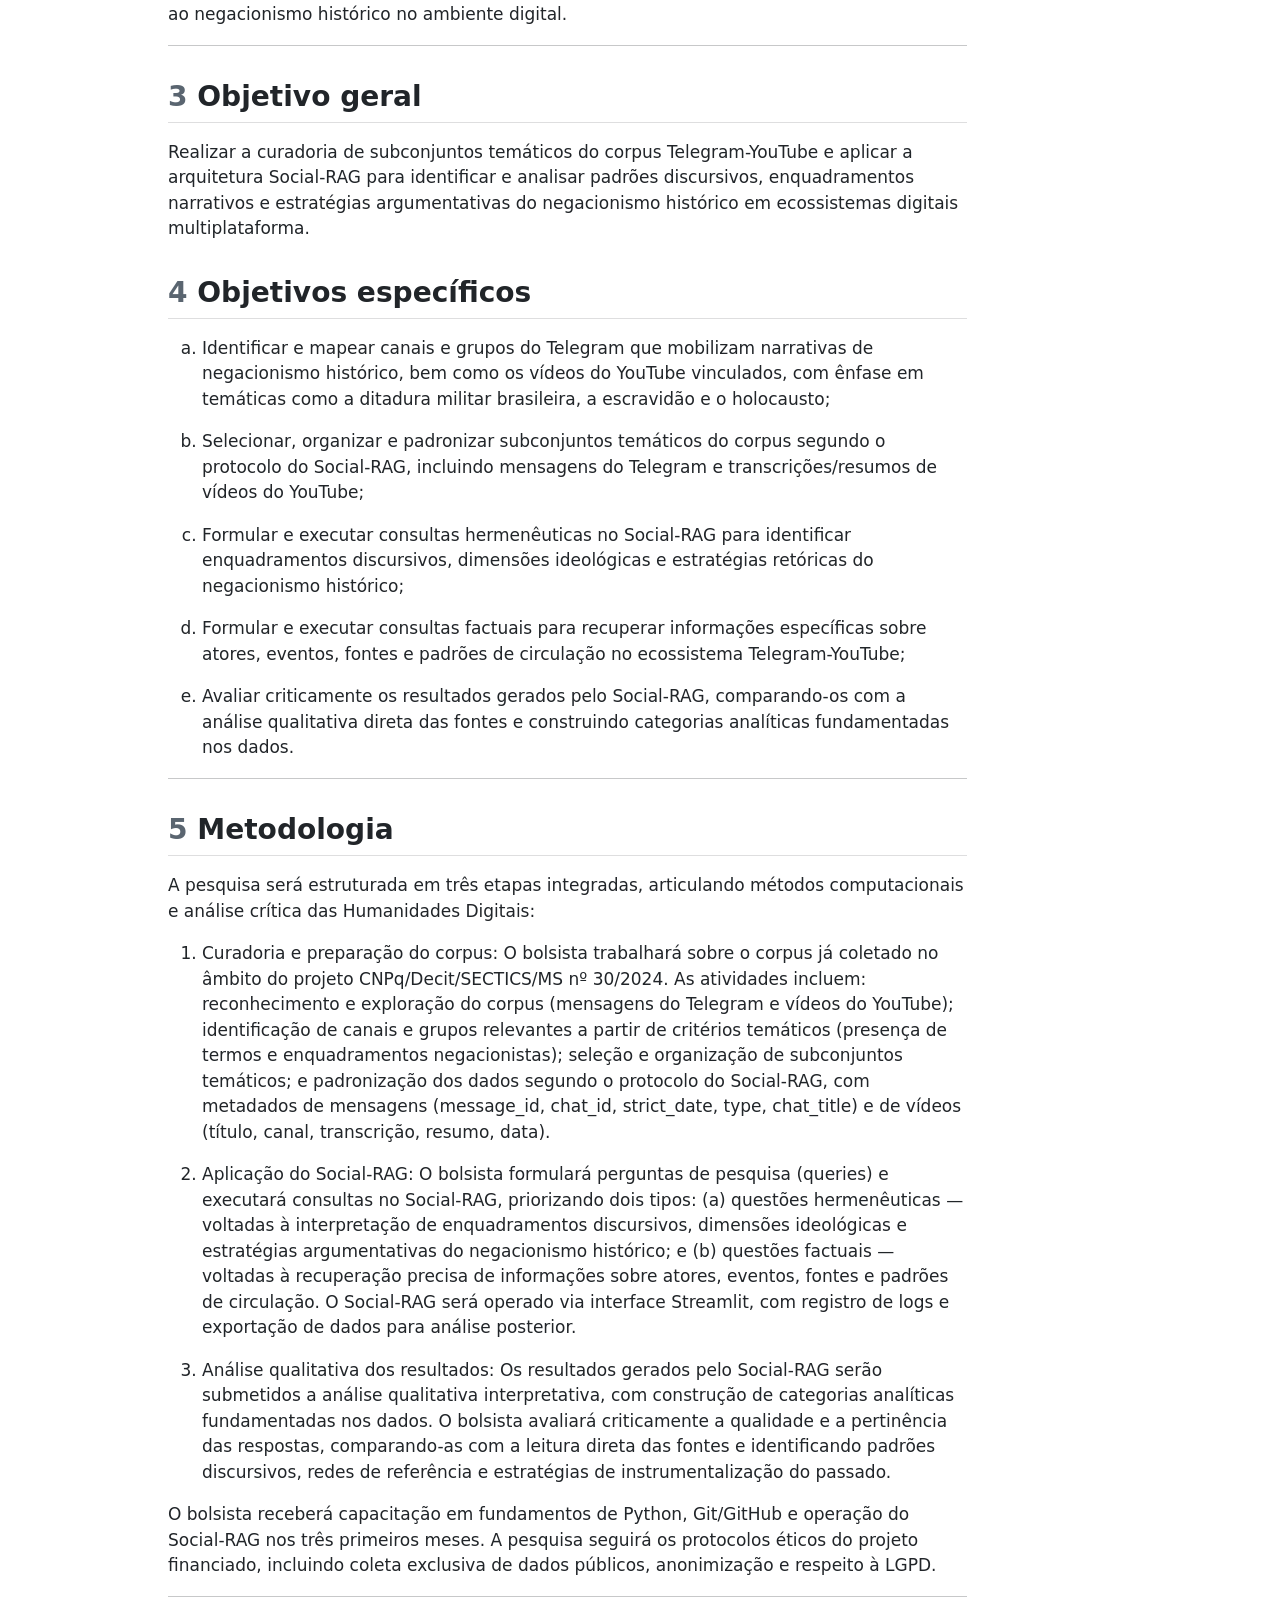
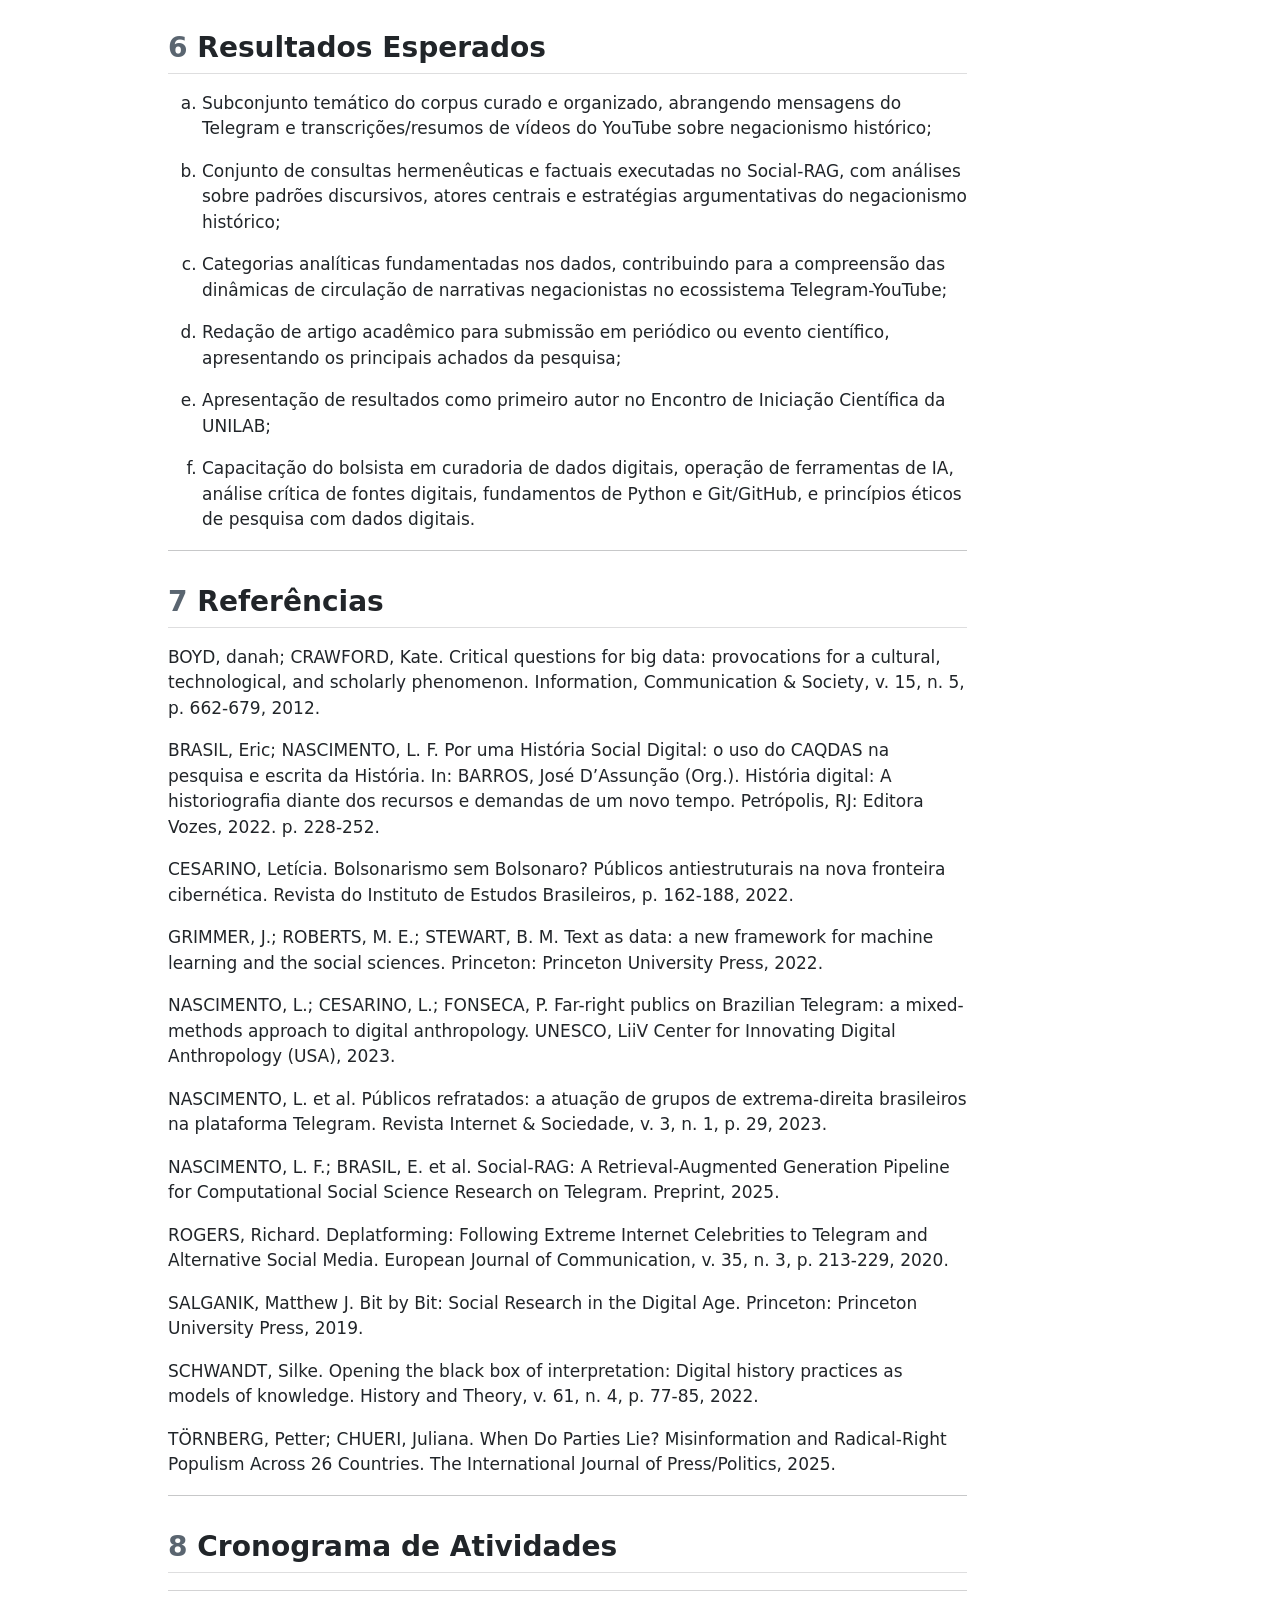
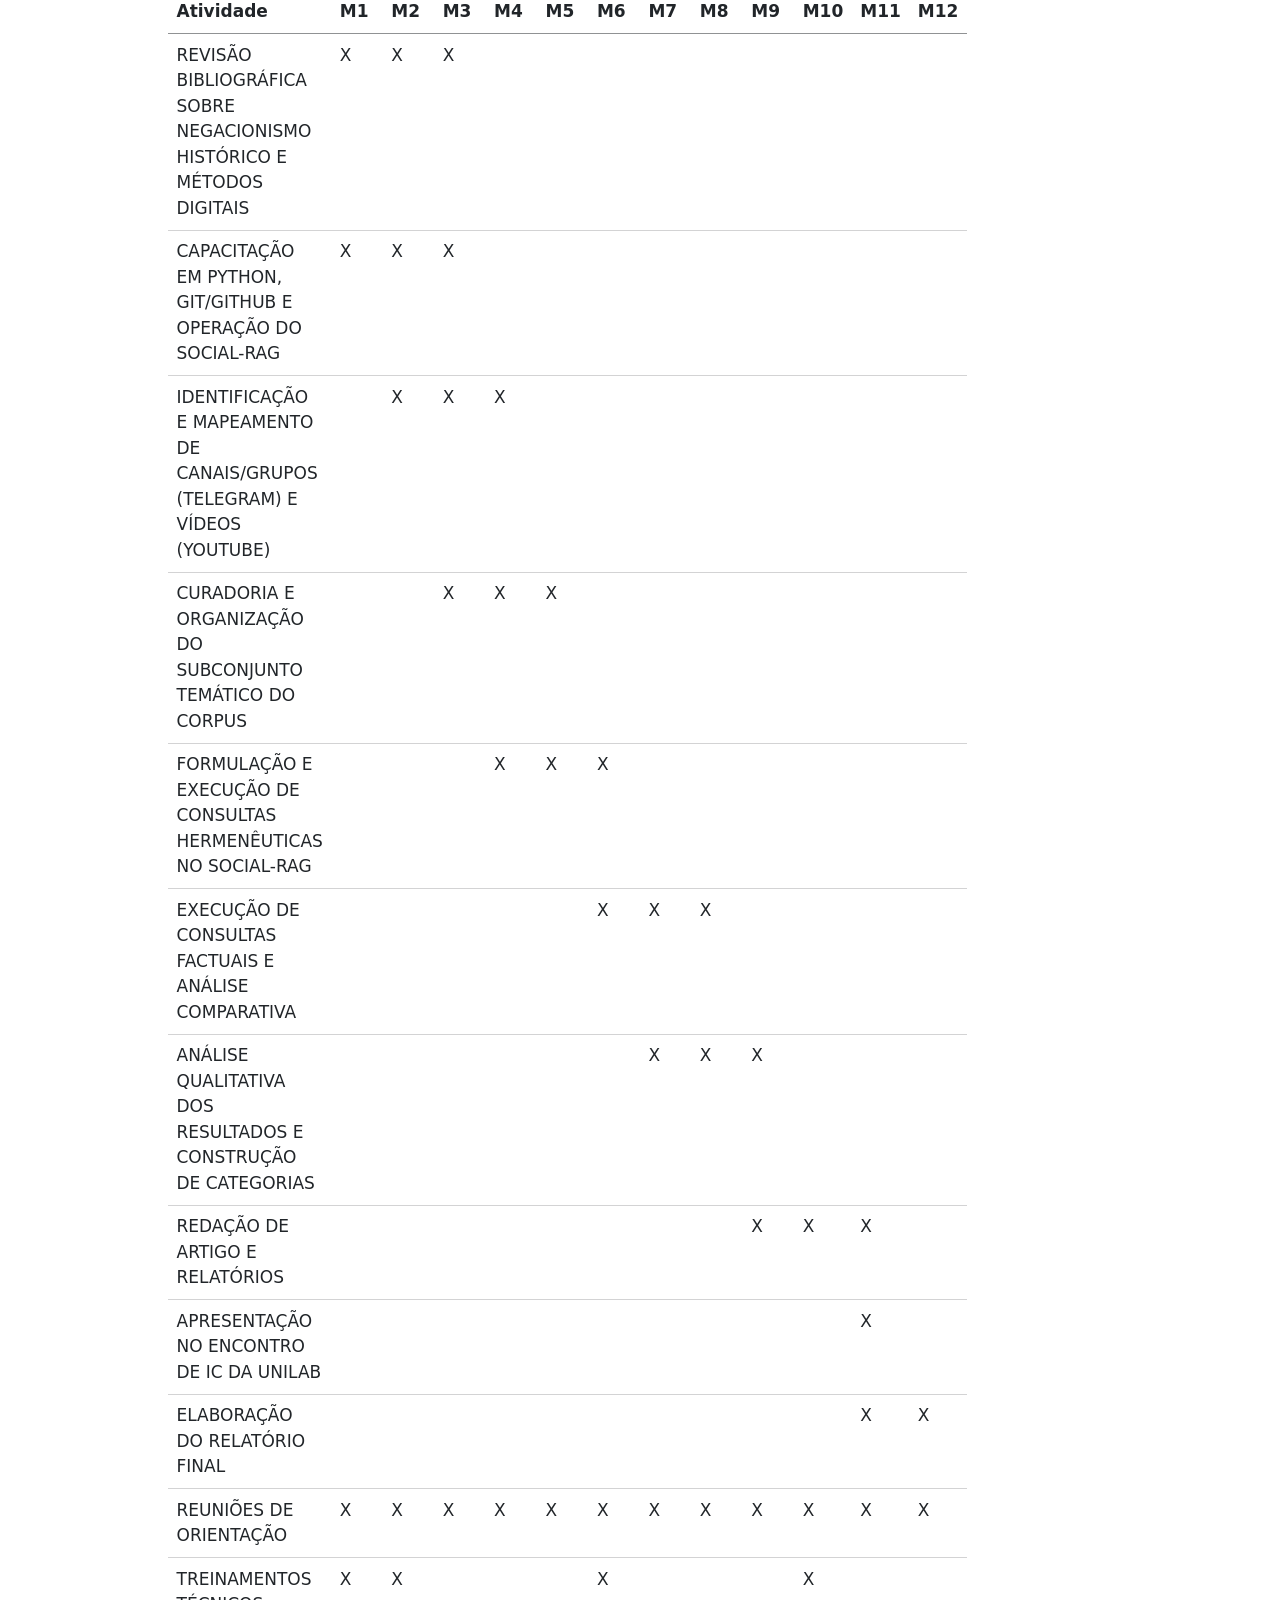
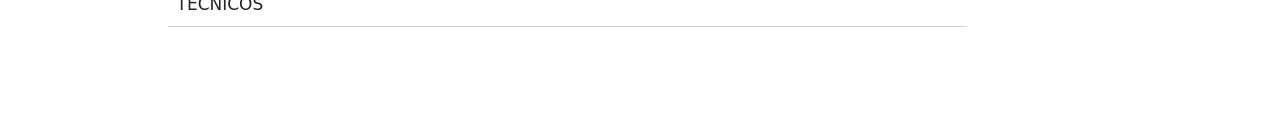
<file: plano01.html>
<!DOCTYPE html>
<html xmlns="http://www.w3.org/1999/xhtml" lang="pt-BR" xml:lang="pt-BR"><head>

<meta charset="utf-8">
<meta name="generator" content="quarto-1.8.26">

<meta name="viewport" content="width=device-width, initial-scale=1.0, user-scalable=yes">

<meta name="author" content="Eric Brasil Nepomuceno">

<title>Plano de Trabalho 1 — PVM2451-2026</title>
<style>
code{white-space: pre-wrap;}
span.smallcaps{font-variant: small-caps;}
div.columns{display: flex; gap: min(4vw, 1.5em);}
div.column{flex: auto; overflow-x: auto;}
div.hanging-indent{margin-left: 1.5em; text-indent: -1.5em;}
ul.task-list{list-style: none;}
ul.task-list li input[type="checkbox"] {
  width: 0.8em;
  margin: 0 0.8em 0.2em -1em; /* quarto-specific, see https://github.com/quarto-dev/quarto-cli/issues/4556 */ 
  vertical-align: middle;
}
</style>


<script src="plano01_files/libs/clipboard/clipboard.min.js"></script>
<script src="plano01_files/libs/quarto-html/quarto.js" type="module"></script>
<script src="plano01_files/libs/quarto-html/tabsets/tabsets.js" type="module"></script>
<script src="plano01_files/libs/quarto-html/axe/axe-check.js" type="module"></script>
<script src="plano01_files/libs/quarto-html/popper.min.js"></script>
<script src="plano01_files/libs/quarto-html/tippy.umd.min.js"></script>
<script src="plano01_files/libs/quarto-html/anchor.min.js"></script>
<link href="plano01_files/libs/quarto-html/tippy.css" rel="stylesheet">
<link href="plano01_files/libs/quarto-html/quarto-syntax-highlighting-0a95de2c3be981c2e03029825b16c585.css" rel="stylesheet" class="quarto-color-scheme" id="quarto-text-highlighting-styles">
<link href="plano01_files/libs/quarto-html/quarto-syntax-highlighting-dark-0a95de2c3be981c2e03029825b16c585.css" rel="stylesheet" class="quarto-color-scheme quarto-color-alternate" id="quarto-text-highlighting-styles">
<link href="plano01_files/libs/quarto-html/quarto-syntax-highlighting-0a95de2c3be981c2e03029825b16c585.css" rel="stylesheet" class="quarto-color-scheme-extra" id="quarto-text-highlighting-styles">
<script src="plano01_files/libs/bootstrap/bootstrap.min.js"></script>
<link href="plano01_files/libs/bootstrap/bootstrap-icons.css" rel="stylesheet">
<link href="plano01_files/libs/bootstrap/bootstrap-4fafd970f9c454126807774a7df31a7e.min.css" rel="stylesheet" append-hash="true" class="quarto-color-scheme" id="quarto-bootstrap" data-mode="light">
<link href="plano01_files/libs/bootstrap/bootstrap-dark-29ec845967bb1c93467065a51b7e6f20.min.css" rel="stylesheet" append-hash="true" class="quarto-color-scheme quarto-color-alternate" id="quarto-bootstrap" data-mode="dark">
<link href="plano01_files/libs/bootstrap/bootstrap-4fafd970f9c454126807774a7df31a7e.min.css" rel="stylesheet" append-hash="true" class="quarto-color-scheme-extra" id="quarto-bootstrap" data-mode="light">


</head>

<body class="quarto-light"><script id="quarto-html-before-body" type="application/javascript">
    const toggleBodyColorMode = (bsSheetEl) => {
      const mode = bsSheetEl.getAttribute("data-mode");
      const bodyEl = window.document.querySelector("body");
      if (mode === "dark") {
        bodyEl.classList.add("quarto-dark");
        bodyEl.classList.remove("quarto-light");
      } else {
        bodyEl.classList.add("quarto-light");
        bodyEl.classList.remove("quarto-dark");
      }
    }
    const toggleBodyColorPrimary = () => {
      const bsSheetEl = window.document.querySelector("link#quarto-bootstrap:not([rel=disabled-stylesheet])");
      if (bsSheetEl) {
        toggleBodyColorMode(bsSheetEl);
      }
    }
    const setColorSchemeToggle = (alternate) => {
      const toggles = window.document.querySelectorAll('.quarto-color-scheme-toggle');
      for (let i=0; i < toggles.length; i++) {
        const toggle = toggles[i];
        if (toggle) {
          if (alternate) {
            toggle.classList.add("alternate");
          } else {
            toggle.classList.remove("alternate");
          }
        }
      }
    };
    const toggleColorMode = (alternate) => {
      // Switch the stylesheets
      const primaryStylesheets = window.document.querySelectorAll('link.quarto-color-scheme:not(.quarto-color-alternate)');
      const alternateStylesheets = window.document.querySelectorAll('link.quarto-color-scheme.quarto-color-alternate');
      manageTransitions('#quarto-margin-sidebar .nav-link', false);
      if (alternate) {
        // note: dark is layered on light, we don't disable primary!
        enableStylesheet(alternateStylesheets);
        for (const sheetNode of alternateStylesheets) {
          if (sheetNode.id === "quarto-bootstrap") {
            toggleBodyColorMode(sheetNode);
          }
        }
      } else {
        disableStylesheet(alternateStylesheets);
        enableStylesheet(primaryStylesheets)
        toggleBodyColorPrimary();
      }
      manageTransitions('#quarto-margin-sidebar .nav-link', true);
      // Switch the toggles
      setColorSchemeToggle(alternate)
      // Hack to workaround the fact that safari doesn't
      // properly recolor the scrollbar when toggling (#1455)
      if (navigator.userAgent.indexOf('Safari') > 0 && navigator.userAgent.indexOf('Chrome') == -1) {
        manageTransitions("body", false);
        window.scrollTo(0, 1);
        setTimeout(() => {
          window.scrollTo(0, 0);
          manageTransitions("body", true);
        }, 40);
      }
    }
    const disableStylesheet = (stylesheets) => {
      for (let i=0; i < stylesheets.length; i++) {
        const stylesheet = stylesheets[i];
        stylesheet.rel = 'disabled-stylesheet';
      }
    }
    const enableStylesheet = (stylesheets) => {
      for (let i=0; i < stylesheets.length; i++) {
        const stylesheet = stylesheets[i];
        if(stylesheet.rel !== 'stylesheet') { // for Chrome, which will still FOUC without this check
          stylesheet.rel = 'stylesheet';
        }
      }
    }
    const manageTransitions = (selector, allowTransitions) => {
      const els = window.document.querySelectorAll(selector);
      for (let i=0; i < els.length; i++) {
        const el = els[i];
        if (allowTransitions) {
          el.classList.remove('notransition');
        } else {
          el.classList.add('notransition');
        }
      }
    }
    const isFileUrl = () => {
      return window.location.protocol === 'file:';
    }
    const hasAlternateSentinel = () => {
      let styleSentinel = getColorSchemeSentinel();
      if (styleSentinel !== null) {
        return styleSentinel === "alternate";
      } else {
        return false;
      }
    }
    const setStyleSentinel = (alternate) => {
      const value = alternate ? "alternate" : "default";
      if (!isFileUrl()) {
        window.localStorage.setItem("quarto-color-scheme", value);
      } else {
        localAlternateSentinel = value;
      }
    }
    const getColorSchemeSentinel = () => {
      if (!isFileUrl()) {
        const storageValue = window.localStorage.getItem("quarto-color-scheme");
        return storageValue != null ? storageValue : localAlternateSentinel;
      } else {
        return localAlternateSentinel;
      }
    }
    const toggleGiscusIfUsed = (isAlternate, darkModeDefault) => {
      const baseTheme = document.querySelector('#giscus-base-theme')?.value ?? 'light';
      const alternateTheme = document.querySelector('#giscus-alt-theme')?.value ?? 'dark';
      let newTheme = '';
      if(authorPrefersDark) {
        newTheme = isAlternate ? baseTheme : alternateTheme;
      } else {
        newTheme = isAlternate ? alternateTheme : baseTheme;
      }
      const changeGiscusTheme = () => {
        // From: https://github.com/giscus/giscus/issues/336
        const sendMessage = (message) => {
          const iframe = document.querySelector('iframe.giscus-frame');
          if (!iframe) return;
          iframe.contentWindow.postMessage({ giscus: message }, 'https://giscus.app');
        }
        sendMessage({
          setConfig: {
            theme: newTheme
          }
        });
      }
      const isGiscussLoaded = window.document.querySelector('iframe.giscus-frame') !== null;
      if (isGiscussLoaded) {
        changeGiscusTheme();
      }
    };
    const authorPrefersDark = false;
    const darkModeDefault = authorPrefersDark;
      document.querySelector('link#quarto-text-highlighting-styles.quarto-color-scheme-extra').rel = 'disabled-stylesheet';
      document.querySelector('link#quarto-bootstrap.quarto-color-scheme-extra').rel = 'disabled-stylesheet';
    let localAlternateSentinel = darkModeDefault ? 'alternate' : 'default';
    // Dark / light mode switch
    window.quartoToggleColorScheme = () => {
      // Read the current dark / light value
      let toAlternate = !hasAlternateSentinel();
      toggleColorMode(toAlternate);
      setStyleSentinel(toAlternate);
      toggleGiscusIfUsed(toAlternate, darkModeDefault);
      window.dispatchEvent(new Event('resize'));
    };
    // Switch to dark mode if need be
    if (hasAlternateSentinel()) {
      toggleColorMode(true);
    } else {
      toggleColorMode(false);
    }
  </script>

<div id="quarto-content" class="page-columns page-rows-contents page-layout-article">
<div id="quarto-margin-sidebar" class="sidebar margin-sidebar">
  <nav id="TOC" role="doc-toc" class="toc-active">
    <h2 id="toc-title">Sumário</h2>
   
  <ul>
  <li><a href="#título" id="toc-título" class="nav-link active" data-scroll-target="#título"><span class="header-section-number">1</span> Título</a></li>
  <li><a href="#introdução-e-justificativa" id="toc-introdução-e-justificativa" class="nav-link" data-scroll-target="#introdução-e-justificativa"><span class="header-section-number">2</span> Introdução e Justificativa</a></li>
  <li><a href="#objetivo-geral" id="toc-objetivo-geral" class="nav-link" data-scroll-target="#objetivo-geral"><span class="header-section-number">3</span> Objetivo geral</a></li>
  <li><a href="#objetivos-específicos" id="toc-objetivos-específicos" class="nav-link" data-scroll-target="#objetivos-específicos"><span class="header-section-number">4</span> Objetivos específicos</a></li>
  <li><a href="#metodologia" id="toc-metodologia" class="nav-link" data-scroll-target="#metodologia"><span class="header-section-number">5</span> Metodologia</a></li>
  <li><a href="#resultados-esperados" id="toc-resultados-esperados" class="nav-link" data-scroll-target="#resultados-esperados"><span class="header-section-number">6</span> Resultados Esperados</a></li>
  <li><a href="#referências" id="toc-referências" class="nav-link" data-scroll-target="#referências"><span class="header-section-number">7</span> Referências</a></li>
  <li><a href="#cronograma-de-atividades" id="toc-cronograma-de-atividades" class="nav-link" data-scroll-target="#cronograma-de-atividades"><span class="header-section-number">8</span> Cronograma de Atividades</a></li>
  </ul>
</nav>
</div>
<main class="content" id="quarto-document-content">


<header id="title-block-header" class="quarto-title-block default">
<div class="quarto-title">
<h1 class="title">Plano de Trabalho 1 — PVM2451-2026</h1>
<p class="subtitle lead">Curadoria de corpus e análise de negacionismo histórico no ecossistema Telegram-YouTube com Social-RAG</p>
</div>


<div class="quarto-title-meta-author">
  <div class="quarto-title-meta-heading">Autor</div>
  <div class="quarto-title-meta-heading">Afiliação</div>
  
    <div class="quarto-title-meta-contents">
    <p class="author">Eric Brasil Nepomuceno </p>
  </div>
  <div class="quarto-title-meta-contents">
        <p class="affiliation">
            Instituto de Humanidades e Letras, Universidade da Integração da Lusofonia Afro-brasileira (UNILAB)
          </p>
      </div>
  </div>

<div class="quarto-title-meta">

      
    <div>
    <div class="quarto-title-meta-heading">Data de Publicação</div>
    <div class="quarto-title-meta-contents">
      <p class="date">16 de junho de 2026</p>
    </div>
  </div>
  
    
  </div>
  


</header>


<section id="título" class="level2" data-number="1">
<h2 data-number="1" class="anchored" data-anchor-id="título"><span class="header-section-number">1</span> Título</h2>
<p>Curadoria de corpus e análise de negacionismo histórico no ecossistema Telegram-YouTube com Social-RAG</p>
<hr>
</section>
<section id="introdução-e-justificativa" class="level2" data-number="2">
<h2 data-number="2" class="anchored" data-anchor-id="introdução-e-justificativa"><span class="header-section-number">2</span> Introdução e Justificativa</h2>
<p>A disseminação de narrativas de negacionismo histórico em plataformas digitais constitui um dos desafios mais relevantes para a pesquisa em ciências humanas na contemporaneidade. O negacionismo histórico — a distorção, minimização ou negação deliberada de eventos históricos documentados — encontra nos ecossistemas digitais multiplataforma um terreno fértil para sua produção e amplificação. Pesquisas recentes demonstram que o Telegram e o YouTube operam de forma complementar nesse processo: o Telegram funciona como espaço de coordenação, redistribuição e articulação de grupos extremistas, enquanto o YouTube serve como plataforma de elaboração narrativa em formato audiovisual, com vídeos que são sistematicamente compartilhados nos canais do Telegram (NASCIMENTO et al., 2023; ROGERS, 2020).</p>
<p>No contexto brasileiro, a instrumentalização do passado por grupos de extrema direita intensificou-se a partir de 2019, com revisionismos sobre a ditadura militar (1964-1988), relativização da violência do regime e mobilização de simbologias históricas para reforçar agendas antidemocráticas (CESARINO, 2022; NASCIMENTO et al., 2024). Esse fenômeno apresenta convergências transnacionais, com grupos de diferentes países compartilhando narrativas negacionistas que transcendem barreiras linguísticas e culturais (TÖRNBERG; CHUERI, 2025).</p>
<p>A escala e a velocidade de produção desses conteúdos impõem desafios metodológicos significativos. Os métodos tradicionais de análise qualitativa tornam-se insuficientes diante de corpora que ultrapassam a capacidade de leitura exaustiva, enquanto a adoção acrítica de métodos computacionais pode resultar em falsa objetividade (GRIMMER; ROBERTS; STEWART, 2022; BOYD; CRAWFORD, 2012). A presente proposta articula o campo das Humanidades Digitais com os avanços em Inteligência Artificial, mobilizando a arquitetura Social-RAG — um pipeline de Retrieval-Augmented Generation (RAG) modular, desenvolvido e validado pela equipe para análise de dados do Telegram (NASCIMENTO; BRASIL et al., 2025) — como ferramenta de mediação analítica para a investigação qualitativa de grandes corpora digitais.</p>
<p>Este plano de trabalho integra o projeto interinstitucional financiado pelo edital CNPq/Decit/SECTICS/MS Nº 30/2024, em parceria com a UFBA, liderado pelo Instituto de Saúde Coletiva e pelo Laboratório de Humanidades Digitais da UFBA (LABHDUFBA), com participação ativa da UNILAB. O projeto dispõe de um corpus robusto que inclui dezenas de terabytes de mensagens do Telegram e mais de 600 mil vídeos do YouTube (com metadados, transcrições e resumos), extraídos a partir dos links compartilhados nos canais do Telegram. O bolsista atuará na curadoria de subconjuntos temáticos desse corpus e na execução de consultas analíticas com o Social-RAG, focalizando narrativas de negacionismo histórico.</p>
<p>Além de contribuir para a formação teórica e metodológica do(a) estudante de iniciação científica da UNILAB, o plano fortalece o papel do Instituto de Humanidades e Letras na produção de pesquisa interdisciplinar que articula história, humanidades digitais e análise de dados, com potencial para subsidiar estratégias acadêmicas e educativas de enfrentamento ao negacionismo histórico no ambiente digital.</p>
<hr>
</section>
<section id="objetivo-geral" class="level2" data-number="3">
<h2 data-number="3" class="anchored" data-anchor-id="objetivo-geral"><span class="header-section-number">3</span> Objetivo geral</h2>
<p>Realizar a curadoria de subconjuntos temáticos do corpus Telegram-YouTube e aplicar a arquitetura Social-RAG para identificar e analisar padrões discursivos, enquadramentos narrativos e estratégias argumentativas do negacionismo histórico em ecossistemas digitais multiplataforma.</p>
</section>
<section id="objetivos-específicos" class="level2" data-number="4">
<h2 data-number="4" class="anchored" data-anchor-id="objetivos-específicos"><span class="header-section-number">4</span> Objetivos específicos</h2>
<ol type="a">
<li><p>Identificar e mapear canais e grupos do Telegram que mobilizam narrativas de negacionismo histórico, bem como os vídeos do YouTube vinculados, com ênfase em temáticas como a ditadura militar brasileira, a escravidão e o holocausto;</p></li>
<li><p>Selecionar, organizar e padronizar subconjuntos temáticos do corpus segundo o protocolo do Social-RAG, incluindo mensagens do Telegram e transcrições/resumos de vídeos do YouTube;</p></li>
<li><p>Formular e executar consultas hermenêuticas no Social-RAG para identificar enquadramentos discursivos, dimensões ideológicas e estratégias retóricas do negacionismo histórico;</p></li>
<li><p>Formular e executar consultas factuais para recuperar informações específicas sobre atores, eventos, fontes e padrões de circulação no ecossistema Telegram-YouTube;</p></li>
<li><p>Avaliar criticamente os resultados gerados pelo Social-RAG, comparando-os com a análise qualitativa direta das fontes e construindo categorias analíticas fundamentadas nos dados.</p></li>
</ol>
<hr>
</section>
<section id="metodologia" class="level2" data-number="5">
<h2 data-number="5" class="anchored" data-anchor-id="metodologia"><span class="header-section-number">5</span> Metodologia</h2>
<p>A pesquisa será estruturada em três etapas integradas, articulando métodos computacionais e análise crítica das Humanidades Digitais:</p>
<ol type="1">
<li><p>Curadoria e preparação do corpus: O bolsista trabalhará sobre o corpus já coletado no âmbito do projeto CNPq/Decit/SECTICS/MS nº 30/2024. As atividades incluem: reconhecimento e exploração do corpus (mensagens do Telegram e vídeos do YouTube); identificação de canais e grupos relevantes a partir de critérios temáticos (presença de termos e enquadramentos negacionistas); seleção e organização de subconjuntos temáticos; e padronização dos dados segundo o protocolo do Social-RAG, com metadados de mensagens (message_id, chat_id, strict_date, type, chat_title) e de vídeos (título, canal, transcrição, resumo, data).</p></li>
<li><p>Aplicação do Social-RAG: O bolsista formulará perguntas de pesquisa (queries) e executará consultas no Social-RAG, priorizando dois tipos: (a) questões hermenêuticas — voltadas à interpretação de enquadramentos discursivos, dimensões ideológicas e estratégias argumentativas do negacionismo histórico; e (b) questões factuais — voltadas à recuperação precisa de informações sobre atores, eventos, fontes e padrões de circulação. O Social-RAG será operado via interface Streamlit, com registro de logs e exportação de dados para análise posterior.</p></li>
<li><p>Análise qualitativa dos resultados: Os resultados gerados pelo Social-RAG serão submetidos a análise qualitativa interpretativa, com construção de categorias analíticas fundamentadas nos dados. O bolsista avaliará criticamente a qualidade e a pertinência das respostas, comparando-as com a leitura direta das fontes e identificando padrões discursivos, redes de referência e estratégias de instrumentalização do passado.</p></li>
</ol>
<p>O bolsista receberá capacitação em fundamentos de Python, Git/GitHub e operação do Social-RAG nos três primeiros meses. A pesquisa seguirá os protocolos éticos do projeto financiado, incluindo coleta exclusiva de dados públicos, anonimização e respeito à LGPD.</p>
<hr>
</section>
<section id="resultados-esperados" class="level2" data-number="6">
<h2 data-number="6" class="anchored" data-anchor-id="resultados-esperados"><span class="header-section-number">6</span> Resultados Esperados</h2>
<ol type="a">
<li><p>Subconjunto temático do corpus curado e organizado, abrangendo mensagens do Telegram e transcrições/resumos de vídeos do YouTube sobre negacionismo histórico;</p></li>
<li><p>Conjunto de consultas hermenêuticas e factuais executadas no Social-RAG, com análises sobre padrões discursivos, atores centrais e estratégias argumentativas do negacionismo histórico;</p></li>
<li><p>Categorias analíticas fundamentadas nos dados, contribuindo para a compreensão das dinâmicas de circulação de narrativas negacionistas no ecossistema Telegram-YouTube;</p></li>
<li><p>Redação de artigo acadêmico para submissão em periódico ou evento científico, apresentando os principais achados da pesquisa;</p></li>
<li><p>Apresentação de resultados como primeiro autor no Encontro de Iniciação Científica da UNILAB;</p></li>
<li><p>Capacitação do bolsista em curadoria de dados digitais, operação de ferramentas de IA, análise crítica de fontes digitais, fundamentos de Python e Git/GitHub, e princípios éticos de pesquisa com dados digitais.</p></li>
</ol>
<hr>
</section>
<section id="referências" class="level2" data-number="7">
<h2 data-number="7" class="anchored" data-anchor-id="referências"><span class="header-section-number">7</span> Referências</h2>
<p>BOYD, danah; CRAWFORD, Kate. Critical questions for big data: provocations for a cultural, technological, and scholarly phenomenon. Information, Communication &amp; Society, v. 15, n.&nbsp;5, p.&nbsp;662-679, 2012.</p>
<p>BRASIL, Eric; NASCIMENTO, L. F. Por uma História Social Digital: o uso do CAQDAS na pesquisa e escrita da História. In: BARROS, José D’Assunção (Org.). História digital: A historiografia diante dos recursos e demandas de um novo tempo. Petrópolis, RJ: Editora Vozes, 2022. p.&nbsp;228-252.</p>
<p>CESARINO, Letícia. Bolsonarismo sem Bolsonaro? Públicos antiestruturais na nova fronteira cibernética. Revista do Instituto de Estudos Brasileiros, p.&nbsp;162-188, 2022.</p>
<p>GRIMMER, J.; ROBERTS, M. E.; STEWART, B. M. Text as data: a new framework for machine learning and the social sciences. Princeton: Princeton University Press, 2022.</p>
<p>NASCIMENTO, L.; CESARINO, L.; FONSECA, P. Far-right publics on Brazilian Telegram: a mixed-methods approach to digital anthropology. UNESCO, LiiV Center for Innovating Digital Anthropology (USA), 2023.</p>
<p>NASCIMENTO, L. et al.&nbsp;Públicos refratados: a atuação de grupos de extrema-direita brasileiros na plataforma Telegram. Revista Internet &amp; Sociedade, v. 3, n.&nbsp;1, p.&nbsp;29, 2023.</p>
<p>NASCIMENTO, L. F.; BRASIL, E. et al.&nbsp;Social-RAG: A Retrieval-Augmented Generation Pipeline for Computational Social Science Research on Telegram. Preprint, 2025.</p>
<p>ROGERS, Richard. Deplatforming: Following Extreme Internet Celebrities to Telegram and Alternative Social Media. European Journal of Communication, v. 35, n.&nbsp;3, p.&nbsp;213-229, 2020.</p>
<p>SALGANIK, Matthew J. Bit by Bit: Social Research in the Digital Age. Princeton: Princeton University Press, 2019.</p>
<p>SCHWANDT, Silke. Opening the black box of interpretation: Digital history practices as models of knowledge. History and Theory, v. 61, n.&nbsp;4, p.&nbsp;77-85, 2022.</p>
<p>TÖRNBERG, Petter; CHUERI, Juliana. When Do Parties Lie? Misinformation and Radical-Right Populism Across 26 Countries. The International Journal of Press/Politics, 2025.</p>
<hr>
</section>
<section id="cronograma-de-atividades" class="level2" data-number="8">
<h2 data-number="8" class="anchored" data-anchor-id="cronograma-de-atividades"><span class="header-section-number">8</span> Cronograma de Atividades</h2>
<table class="caption-top table">
<colgroup>
<col style="width: 7%">
<col style="width: 7%">
<col style="width: 7%">
<col style="width: 7%">
<col style="width: 7%">
<col style="width: 7%">
<col style="width: 7%">
<col style="width: 7%">
<col style="width: 7%">
<col style="width: 7%">
<col style="width: 7%">
<col style="width: 7%">
<col style="width: 7%">
</colgroup>
<thead>
<tr class="header">
<th>Atividade</th>
<th>M1</th>
<th>M2</th>
<th>M3</th>
<th>M4</th>
<th>M5</th>
<th>M6</th>
<th>M7</th>
<th>M8</th>
<th>M9</th>
<th>M10</th>
<th>M11</th>
<th>M12</th>
</tr>
</thead>
<tbody>
<tr class="odd">
<td>REVISÃO BIBLIOGRÁFICA SOBRE NEGACIONISMO HISTÓRICO E MÉTODOS DIGITAIS</td>
<td>X</td>
<td>X</td>
<td>X</td>
<td></td>
<td></td>
<td></td>
<td></td>
<td></td>
<td></td>
<td></td>
<td></td>
<td></td>
</tr>
<tr class="even">
<td>CAPACITAÇÃO EM PYTHON, GIT/GITHUB E OPERAÇÃO DO SOCIAL-RAG</td>
<td>X</td>
<td>X</td>
<td>X</td>
<td></td>
<td></td>
<td></td>
<td></td>
<td></td>
<td></td>
<td></td>
<td></td>
<td></td>
</tr>
<tr class="odd">
<td>IDENTIFICAÇÃO E MAPEAMENTO DE CANAIS/GRUPOS (TELEGRAM) E VÍDEOS (YOUTUBE)</td>
<td></td>
<td>X</td>
<td>X</td>
<td>X</td>
<td></td>
<td></td>
<td></td>
<td></td>
<td></td>
<td></td>
<td></td>
<td></td>
</tr>
<tr class="even">
<td>CURADORIA E ORGANIZAÇÃO DO SUBCONJUNTO TEMÁTICO DO CORPUS</td>
<td></td>
<td></td>
<td>X</td>
<td>X</td>
<td>X</td>
<td></td>
<td></td>
<td></td>
<td></td>
<td></td>
<td></td>
<td></td>
</tr>
<tr class="odd">
<td>FORMULAÇÃO E EXECUÇÃO DE CONSULTAS HERMENÊUTICAS NO SOCIAL-RAG</td>
<td></td>
<td></td>
<td></td>
<td>X</td>
<td>X</td>
<td>X</td>
<td></td>
<td></td>
<td></td>
<td></td>
<td></td>
<td></td>
</tr>
<tr class="even">
<td>EXECUÇÃO DE CONSULTAS FACTUAIS E ANÁLISE COMPARATIVA</td>
<td></td>
<td></td>
<td></td>
<td></td>
<td></td>
<td>X</td>
<td>X</td>
<td>X</td>
<td></td>
<td></td>
<td></td>
<td></td>
</tr>
<tr class="odd">
<td>ANÁLISE QUALITATIVA DOS RESULTADOS E CONSTRUÇÃO DE CATEGORIAS</td>
<td></td>
<td></td>
<td></td>
<td></td>
<td></td>
<td></td>
<td>X</td>
<td>X</td>
<td>X</td>
<td></td>
<td></td>
<td></td>
</tr>
<tr class="even">
<td>REDAÇÃO DE ARTIGO E RELATÓRIOS</td>
<td></td>
<td></td>
<td></td>
<td></td>
<td></td>
<td></td>
<td></td>
<td></td>
<td>X</td>
<td>X</td>
<td>X</td>
<td></td>
</tr>
<tr class="odd">
<td>APRESENTAÇÃO NO ENCONTRO DE IC DA UNILAB</td>
<td></td>
<td></td>
<td></td>
<td></td>
<td></td>
<td></td>
<td></td>
<td></td>
<td></td>
<td></td>
<td>X</td>
<td></td>
</tr>
<tr class="even">
<td>ELABORAÇÃO DO RELATÓRIO FINAL</td>
<td></td>
<td></td>
<td></td>
<td></td>
<td></td>
<td></td>
<td></td>
<td></td>
<td></td>
<td></td>
<td>X</td>
<td>X</td>
</tr>
<tr class="odd">
<td>REUNIÕES DE ORIENTAÇÃO</td>
<td>X</td>
<td>X</td>
<td>X</td>
<td>X</td>
<td>X</td>
<td>X</td>
<td>X</td>
<td>X</td>
<td>X</td>
<td>X</td>
<td>X</td>
<td>X</td>
</tr>
<tr class="even">
<td>TREINAMENTOS TÉCNICOS</td>
<td>X</td>
<td>X</td>
<td></td>
<td></td>
<td></td>
<td>X</td>
<td></td>
<td></td>
<td></td>
<td>X</td>
<td></td>
<td></td>
</tr>
</tbody>
</table>
</section>

</main>
<!-- /main column -->
<script id="quarto-html-after-body" type="application/javascript">
  window.document.addEventListener("DOMContentLoaded", function (event) {
    // Ensure there is a toggle, if there isn't float one in the top right
    if (window.document.querySelector('.quarto-color-scheme-toggle') === null) {
      const a = window.document.createElement('a');
      a.classList.add('top-right');
      a.classList.add('quarto-color-scheme-toggle');
      a.href = "";
      a.onclick = function() { try { window.quartoToggleColorScheme(); } catch {} return false; };
      const i = window.document.createElement("i");
      i.classList.add('bi');
      a.appendChild(i);
      window.document.body.appendChild(a);
    }
    setColorSchemeToggle(hasAlternateSentinel())
    const icon = "";
    const anchorJS = new window.AnchorJS();
    anchorJS.options = {
      placement: 'right',
      icon: icon
    };
    anchorJS.add('.anchored');
    const isCodeAnnotation = (el) => {
      for (const clz of el.classList) {
        if (clz.startsWith('code-annotation-')) {                     
          return true;
        }
      }
      return false;
    }
    const onCopySuccess = function(e) {
      // button target
      const button = e.trigger;
      // don't keep focus
      button.blur();
      // flash "checked"
      button.classList.add('code-copy-button-checked');
      var currentTitle = button.getAttribute("title");
      button.setAttribute("title", "Copiada");
      let tooltip;
      if (window.bootstrap) {
        button.setAttribute("data-bs-toggle", "tooltip");
        button.setAttribute("data-bs-placement", "left");
        button.setAttribute("data-bs-title", "Copiada");
        tooltip = new bootstrap.Tooltip(button, 
          { trigger: "manual", 
            customClass: "code-copy-button-tooltip",
            offset: [0, -8]});
        tooltip.show();    
      }
      setTimeout(function() {
        if (tooltip) {
          tooltip.hide();
          button.removeAttribute("data-bs-title");
          button.removeAttribute("data-bs-toggle");
          button.removeAttribute("data-bs-placement");
        }
        button.setAttribute("title", currentTitle);
        button.classList.remove('code-copy-button-checked');
      }, 1000);
      // clear code selection
      e.clearSelection();
    }
    const getTextToCopy = function(trigger) {
      const outerScaffold = trigger.parentElement.cloneNode(true);
      const codeEl = outerScaffold.querySelector('code');
      for (const childEl of codeEl.children) {
        if (isCodeAnnotation(childEl)) {
          childEl.remove();
        }
      }
      return codeEl.innerText;
    }
    const clipboard = new window.ClipboardJS('.code-copy-button:not([data-in-quarto-modal])', {
      text: getTextToCopy
    });
    clipboard.on('success', onCopySuccess);
    if (window.document.getElementById('quarto-embedded-source-code-modal')) {
      const clipboardModal = new window.ClipboardJS('.code-copy-button[data-in-quarto-modal]', {
        text: getTextToCopy,
        container: window.document.getElementById('quarto-embedded-source-code-modal')
      });
      clipboardModal.on('success', onCopySuccess);
    }
      var localhostRegex = new RegExp(/^(?:http|https):\/\/localhost\:?[0-9]*\//);
      var mailtoRegex = new RegExp(/^mailto:/);
        var filterRegex = new RegExp('/' + window.location.host + '/');
      var isInternal = (href) => {
          return filterRegex.test(href) || localhostRegex.test(href) || mailtoRegex.test(href);
      }
      // Inspect non-navigation links and adorn them if external
     var links = window.document.querySelectorAll('a[href]:not(.nav-link):not(.navbar-brand):not(.toc-action):not(.sidebar-link):not(.sidebar-item-toggle):not(.pagination-link):not(.no-external):not([aria-hidden]):not(.dropdown-item):not(.quarto-navigation-tool):not(.about-link)');
      for (var i=0; i<links.length; i++) {
        const link = links[i];
        if (!isInternal(link.href)) {
          // undo the damage that might have been done by quarto-nav.js in the case of
          // links that we want to consider external
          if (link.dataset.originalHref !== undefined) {
            link.href = link.dataset.originalHref;
          }
        }
      }
    function tippyHover(el, contentFn, onTriggerFn, onUntriggerFn) {
      const config = {
        allowHTML: true,
        maxWidth: 500,
        delay: 100,
        arrow: false,
        appendTo: function(el) {
            return el.parentElement;
        },
        interactive: true,
        interactiveBorder: 10,
        theme: 'quarto',
        placement: 'bottom-start',
      };
      if (contentFn) {
        config.content = contentFn;
      }
      if (onTriggerFn) {
        config.onTrigger = onTriggerFn;
      }
      if (onUntriggerFn) {
        config.onUntrigger = onUntriggerFn;
      }
      window.tippy(el, config); 
    }
    const noterefs = window.document.querySelectorAll('a[role="doc-noteref"]');
    for (var i=0; i<noterefs.length; i++) {
      const ref = noterefs[i];
      tippyHover(ref, function() {
        // use id or data attribute instead here
        let href = ref.getAttribute('data-footnote-href') || ref.getAttribute('href');
        try { href = new URL(href).hash; } catch {}
        const id = href.replace(/^#\/?/, "");
        const note = window.document.getElementById(id);
        if (note) {
          return note.innerHTML;
        } else {
          return "";
        }
      });
    }
    const xrefs = window.document.querySelectorAll('a.quarto-xref');
    const processXRef = (id, note) => {
      // Strip column container classes
      const stripColumnClz = (el) => {
        el.classList.remove("page-full", "page-columns");
        if (el.children) {
          for (const child of el.children) {
            stripColumnClz(child);
          }
        }
      }
      stripColumnClz(note)
      if (id === null || id.startsWith('sec-')) {
        // Special case sections, only their first couple elements
        const container = document.createElement("div");
        if (note.children && note.children.length > 2) {
          container.appendChild(note.children[0].cloneNode(true));
          for (let i = 1; i < note.children.length; i++) {
            const child = note.children[i];
            if (child.tagName === "P" && child.innerText === "") {
              continue;
            } else {
              container.appendChild(child.cloneNode(true));
              break;
            }
          }
          if (window.Quarto?.typesetMath) {
            window.Quarto.typesetMath(container);
          }
          return container.innerHTML
        } else {
          if (window.Quarto?.typesetMath) {
            window.Quarto.typesetMath(note);
          }
          return note.innerHTML;
        }
      } else {
        // Remove any anchor links if they are present
        const anchorLink = note.querySelector('a.anchorjs-link');
        if (anchorLink) {
          anchorLink.remove();
        }
        if (window.Quarto?.typesetMath) {
          window.Quarto.typesetMath(note);
        }
        if (note.classList.contains("callout")) {
          return note.outerHTML;
        } else {
          return note.innerHTML;
        }
      }
    }
    for (var i=0; i<xrefs.length; i++) {
      const xref = xrefs[i];
      tippyHover(xref, undefined, function(instance) {
        instance.disable();
        let url = xref.getAttribute('href');
        let hash = undefined; 
        if (url.startsWith('#')) {
          hash = url;
        } else {
          try { hash = new URL(url).hash; } catch {}
        }
        if (hash) {
          const id = hash.replace(/^#\/?/, "");
          const note = window.document.getElementById(id);
          if (note !== null) {
            try {
              const html = processXRef(id, note.cloneNode(true));
              instance.setContent(html);
            } finally {
              instance.enable();
              instance.show();
            }
          } else {
            // See if we can fetch this
            fetch(url.split('#')[0])
            .then(res => res.text())
            .then(html => {
              const parser = new DOMParser();
              const htmlDoc = parser.parseFromString(html, "text/html");
              const note = htmlDoc.getElementById(id);
              if (note !== null) {
                const html = processXRef(id, note);
                instance.setContent(html);
              } 
            }).finally(() => {
              instance.enable();
              instance.show();
            });
          }
        } else {
          // See if we can fetch a full url (with no hash to target)
          // This is a special case and we should probably do some content thinning / targeting
          fetch(url)
          .then(res => res.text())
          .then(html => {
            const parser = new DOMParser();
            const htmlDoc = parser.parseFromString(html, "text/html");
            const note = htmlDoc.querySelector('main.content');
            if (note !== null) {
              // This should only happen for chapter cross references
              // (since there is no id in the URL)
              // remove the first header
              if (note.children.length > 0 && note.children[0].tagName === "HEADER") {
                note.children[0].remove();
              }
              const html = processXRef(null, note);
              instance.setContent(html);
            } 
          }).finally(() => {
            instance.enable();
            instance.show();
          });
        }
      }, function(instance) {
      });
    }
        let selectedAnnoteEl;
        const selectorForAnnotation = ( cell, annotation) => {
          let cellAttr = 'data-code-cell="' + cell + '"';
          let lineAttr = 'data-code-annotation="' +  annotation + '"';
          const selector = 'span[' + cellAttr + '][' + lineAttr + ']';
          return selector;
        }
        const selectCodeLines = (annoteEl) => {
          const doc = window.document;
          const targetCell = annoteEl.getAttribute("data-target-cell");
          const targetAnnotation = annoteEl.getAttribute("data-target-annotation");
          const annoteSpan = window.document.querySelector(selectorForAnnotation(targetCell, targetAnnotation));
          const lines = annoteSpan.getAttribute("data-code-lines").split(",");
          const lineIds = lines.map((line) => {
            return targetCell + "-" + line;
          })
          let top = null;
          let height = null;
          let parent = null;
          if (lineIds.length > 0) {
              //compute the position of the single el (top and bottom and make a div)
              const el = window.document.getElementById(lineIds[0]);
              top = el.offsetTop;
              height = el.offsetHeight;
              parent = el.parentElement.parentElement;
            if (lineIds.length > 1) {
              const lastEl = window.document.getElementById(lineIds[lineIds.length - 1]);
              const bottom = lastEl.offsetTop + lastEl.offsetHeight;
              height = bottom - top;
            }
            if (top !== null && height !== null && parent !== null) {
              // cook up a div (if necessary) and position it 
              let div = window.document.getElementById("code-annotation-line-highlight");
              if (div === null) {
                div = window.document.createElement("div");
                div.setAttribute("id", "code-annotation-line-highlight");
                div.style.position = 'absolute';
                parent.appendChild(div);
              }
              div.style.top = top - 2 + "px";
              div.style.height = height + 4 + "px";
              div.style.left = 0;
              let gutterDiv = window.document.getElementById("code-annotation-line-highlight-gutter");
              if (gutterDiv === null) {
                gutterDiv = window.document.createElement("div");
                gutterDiv.setAttribute("id", "code-annotation-line-highlight-gutter");
                gutterDiv.style.position = 'absolute';
                const codeCell = window.document.getElementById(targetCell);
                const gutter = codeCell.querySelector('.code-annotation-gutter');
                gutter.appendChild(gutterDiv);
              }
              gutterDiv.style.top = top - 2 + "px";
              gutterDiv.style.height = height + 4 + "px";
            }
            selectedAnnoteEl = annoteEl;
          }
        };
        const unselectCodeLines = () => {
          const elementsIds = ["code-annotation-line-highlight", "code-annotation-line-highlight-gutter"];
          elementsIds.forEach((elId) => {
            const div = window.document.getElementById(elId);
            if (div) {
              div.remove();
            }
          });
          selectedAnnoteEl = undefined;
        };
          // Handle positioning of the toggle
      window.addEventListener(
        "resize",
        throttle(() => {
          elRect = undefined;
          if (selectedAnnoteEl) {
            selectCodeLines(selectedAnnoteEl);
          }
        }, 10)
      );
      function throttle(fn, ms) {
      let throttle = false;
      let timer;
        return (...args) => {
          if(!throttle) { // first call gets through
              fn.apply(this, args);
              throttle = true;
          } else { // all the others get throttled
              if(timer) clearTimeout(timer); // cancel #2
              timer = setTimeout(() => {
                fn.apply(this, args);
                timer = throttle = false;
              }, ms);
          }
        };
      }
        // Attach click handler to the DT
        const annoteDls = window.document.querySelectorAll('dt[data-target-cell]');
        for (const annoteDlNode of annoteDls) {
          annoteDlNode.addEventListener('click', (event) => {
            const clickedEl = event.target;
            if (clickedEl !== selectedAnnoteEl) {
              unselectCodeLines();
              const activeEl = window.document.querySelector('dt[data-target-cell].code-annotation-active');
              if (activeEl) {
                activeEl.classList.remove('code-annotation-active');
              }
              selectCodeLines(clickedEl);
              clickedEl.classList.add('code-annotation-active');
            } else {
              // Unselect the line
              unselectCodeLines();
              clickedEl.classList.remove('code-annotation-active');
            }
          });
        }
    const findCites = (el) => {
      const parentEl = el.parentElement;
      if (parentEl) {
        const cites = parentEl.dataset.cites;
        if (cites) {
          return {
            el,
            cites: cites.split(' ')
          };
        } else {
          return findCites(el.parentElement)
        }
      } else {
        return undefined;
      }
    };
    var bibliorefs = window.document.querySelectorAll('a[role="doc-biblioref"]');
    for (var i=0; i<bibliorefs.length; i++) {
      const ref = bibliorefs[i];
      const citeInfo = findCites(ref);
      if (citeInfo) {
        tippyHover(citeInfo.el, function() {
          var popup = window.document.createElement('div');
          citeInfo.cites.forEach(function(cite) {
            var citeDiv = window.document.createElement('div');
            citeDiv.classList.add('hanging-indent');
            citeDiv.classList.add('csl-entry');
            var biblioDiv = window.document.getElementById('ref-' + cite);
            if (biblioDiv) {
              citeDiv.innerHTML = biblioDiv.innerHTML;
            }
            popup.appendChild(citeDiv);
          });
          return popup.innerHTML;
        });
      }
    }
  });
  </script>
</div> <!-- /content -->




</body></html>
</file>
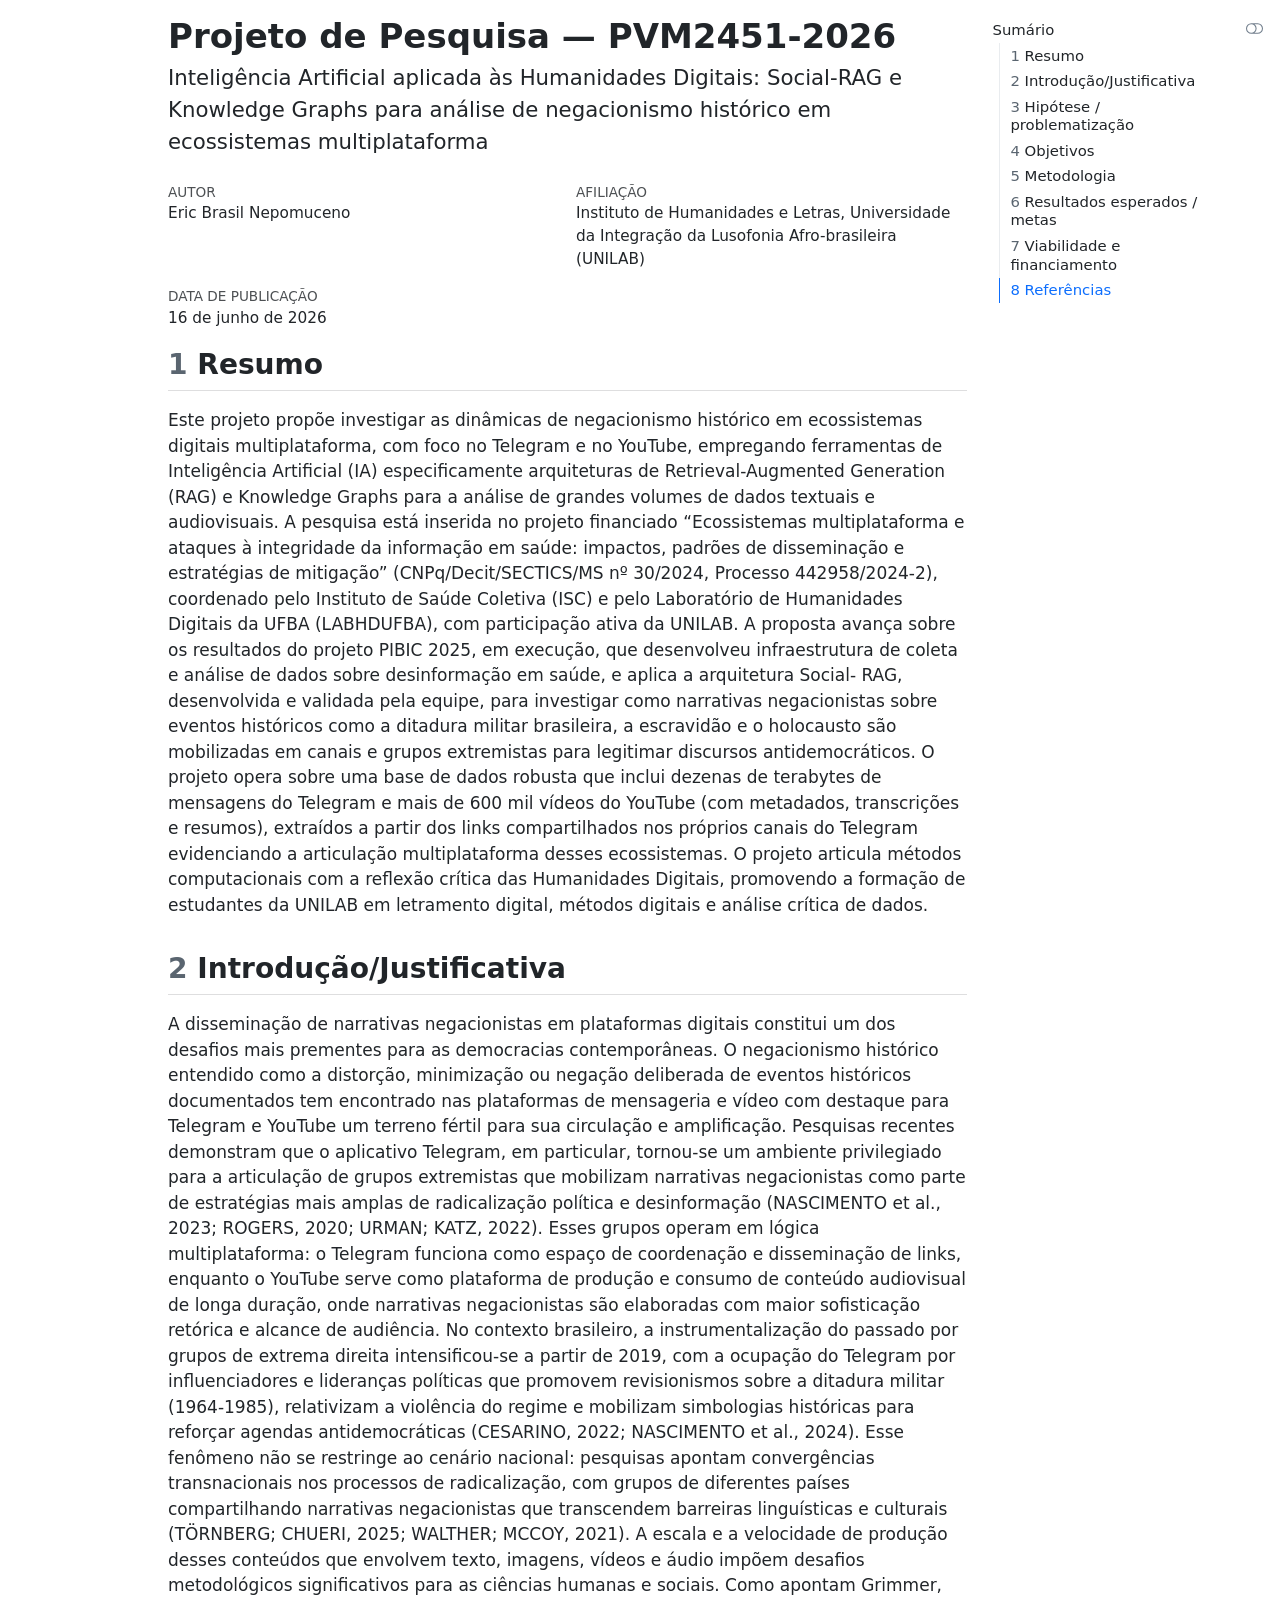
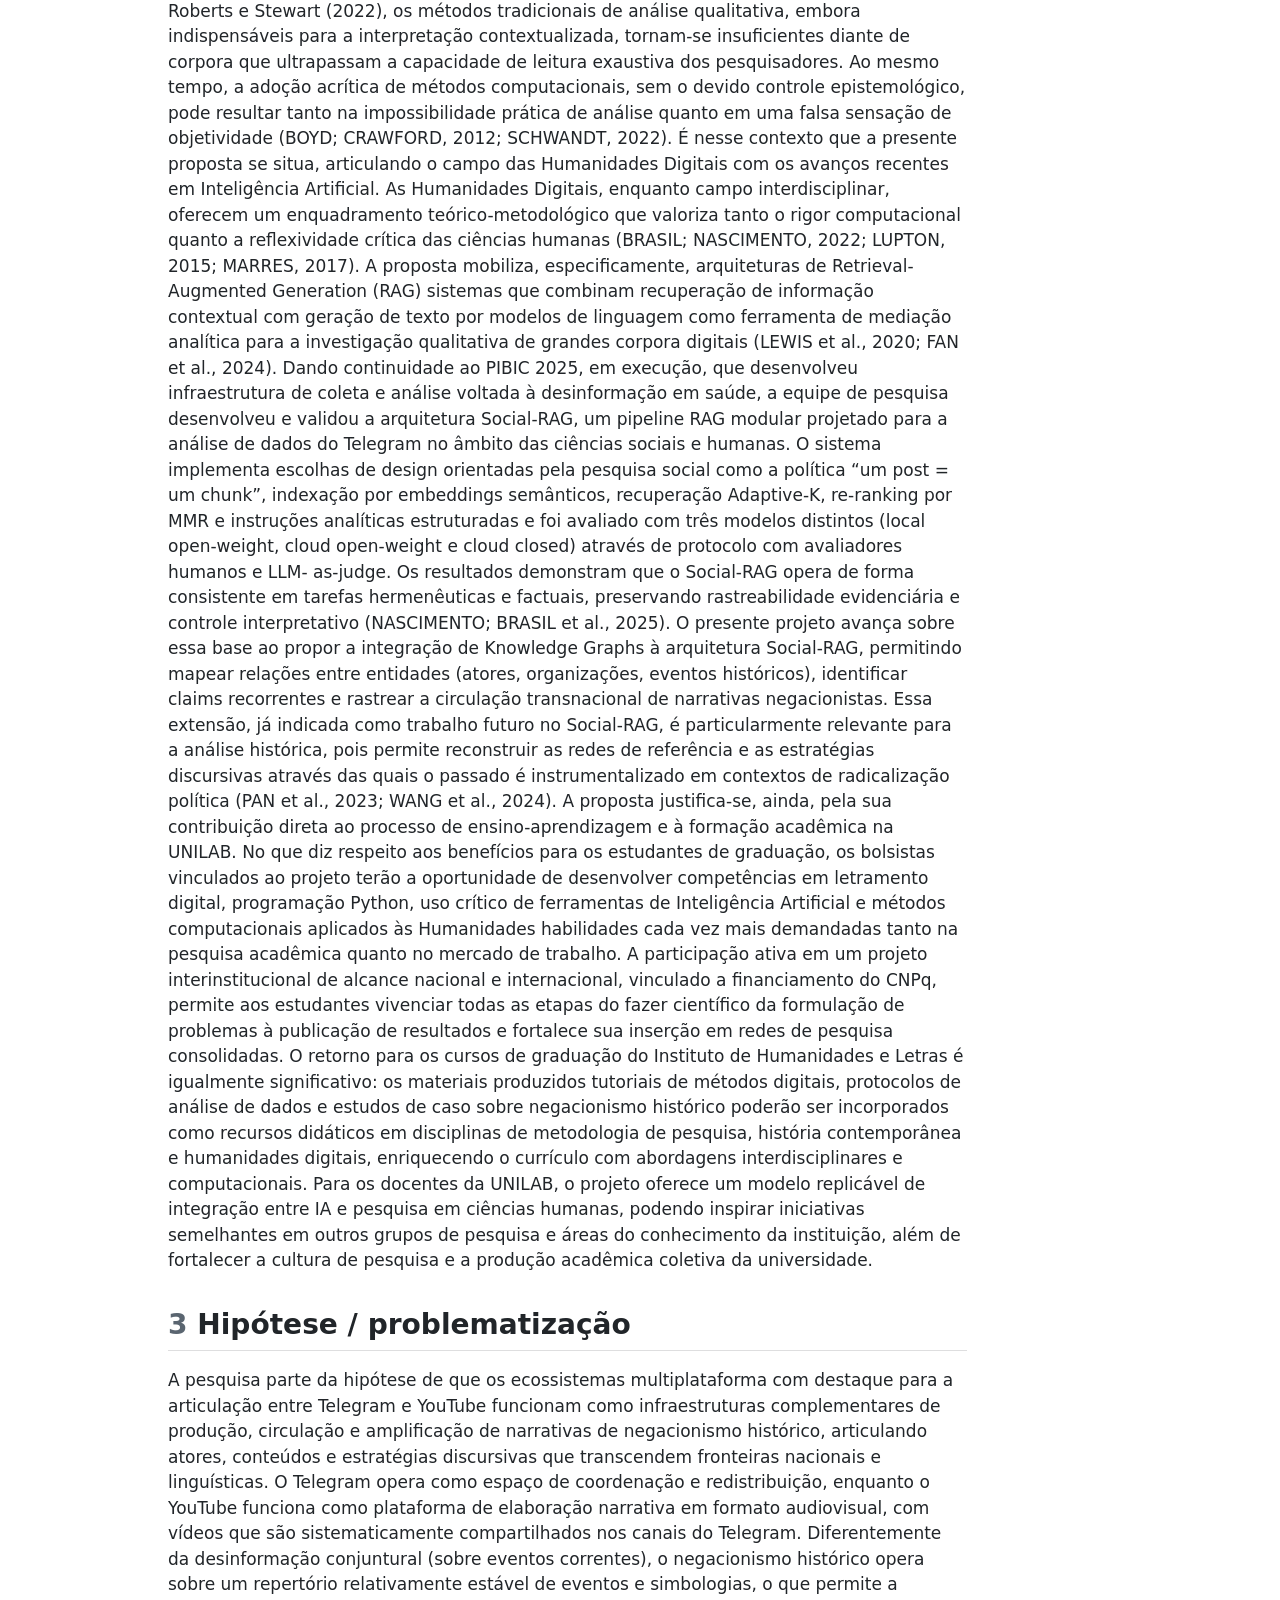
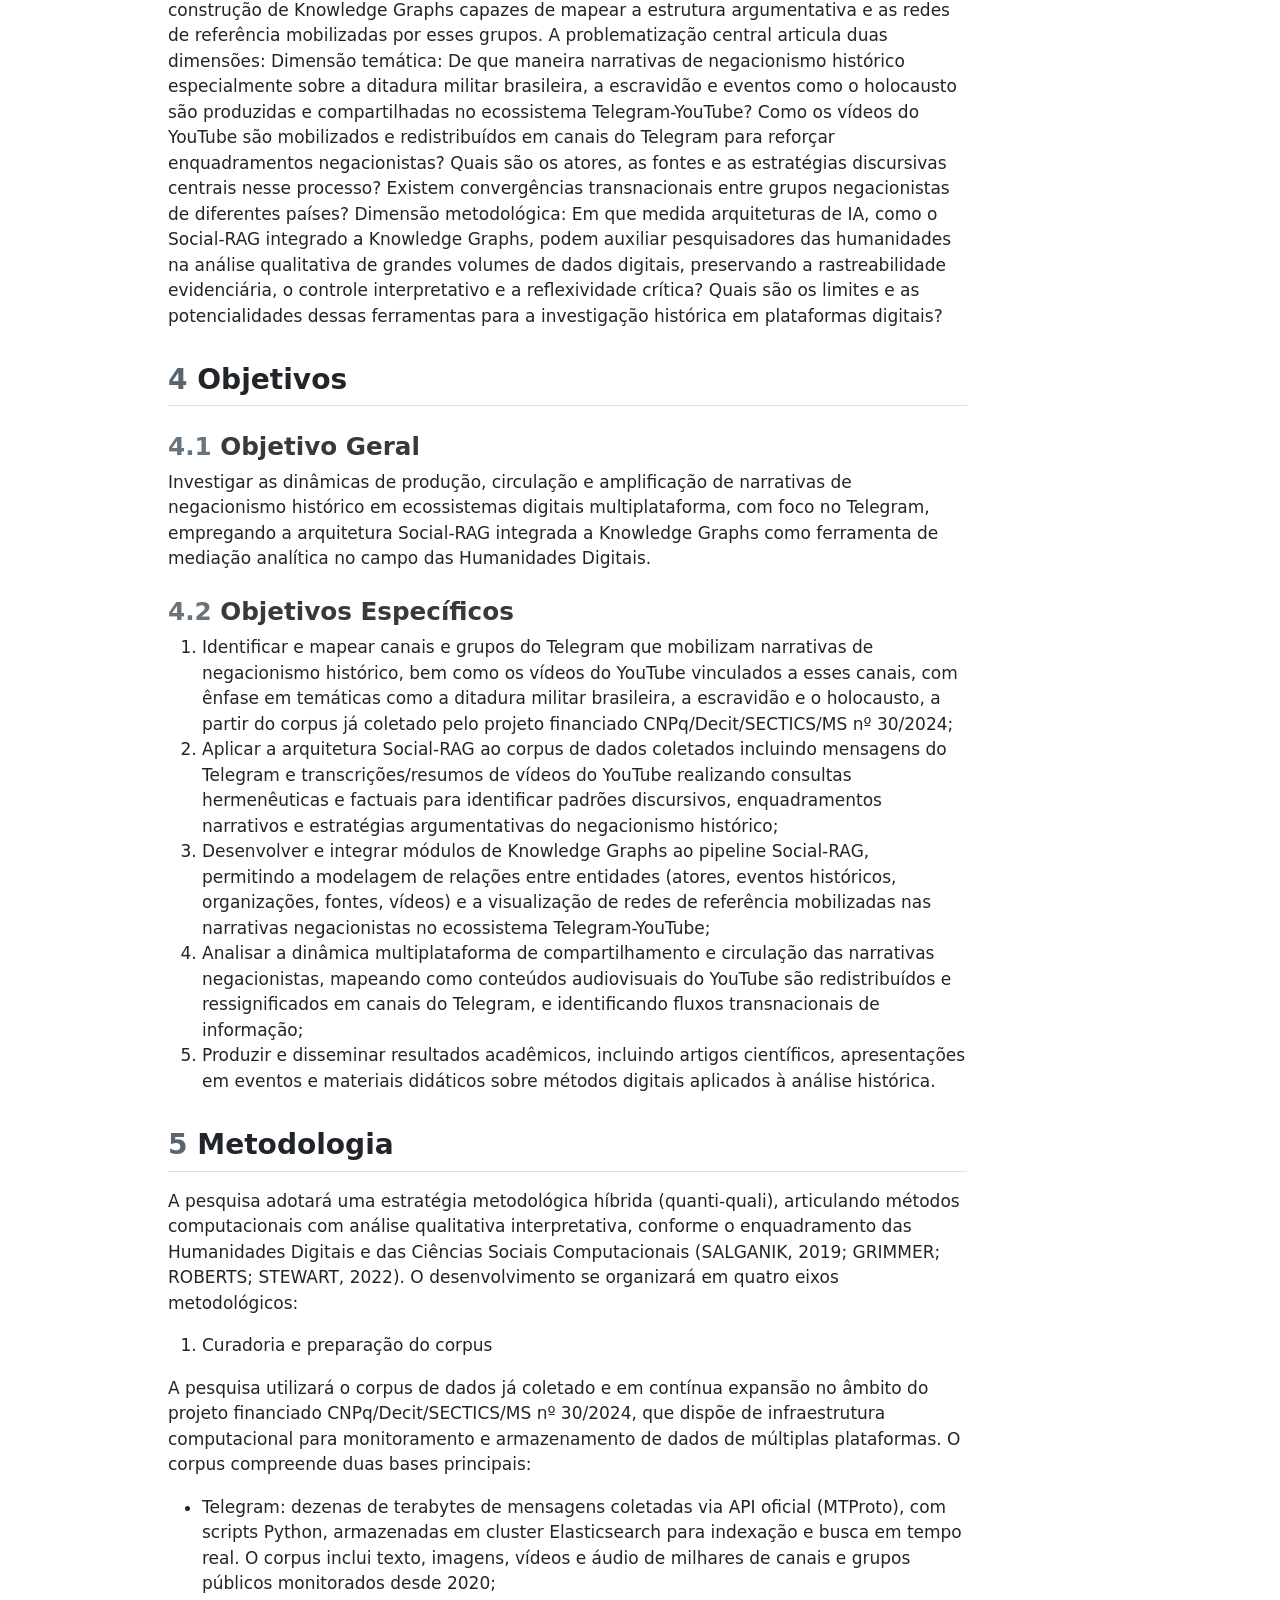
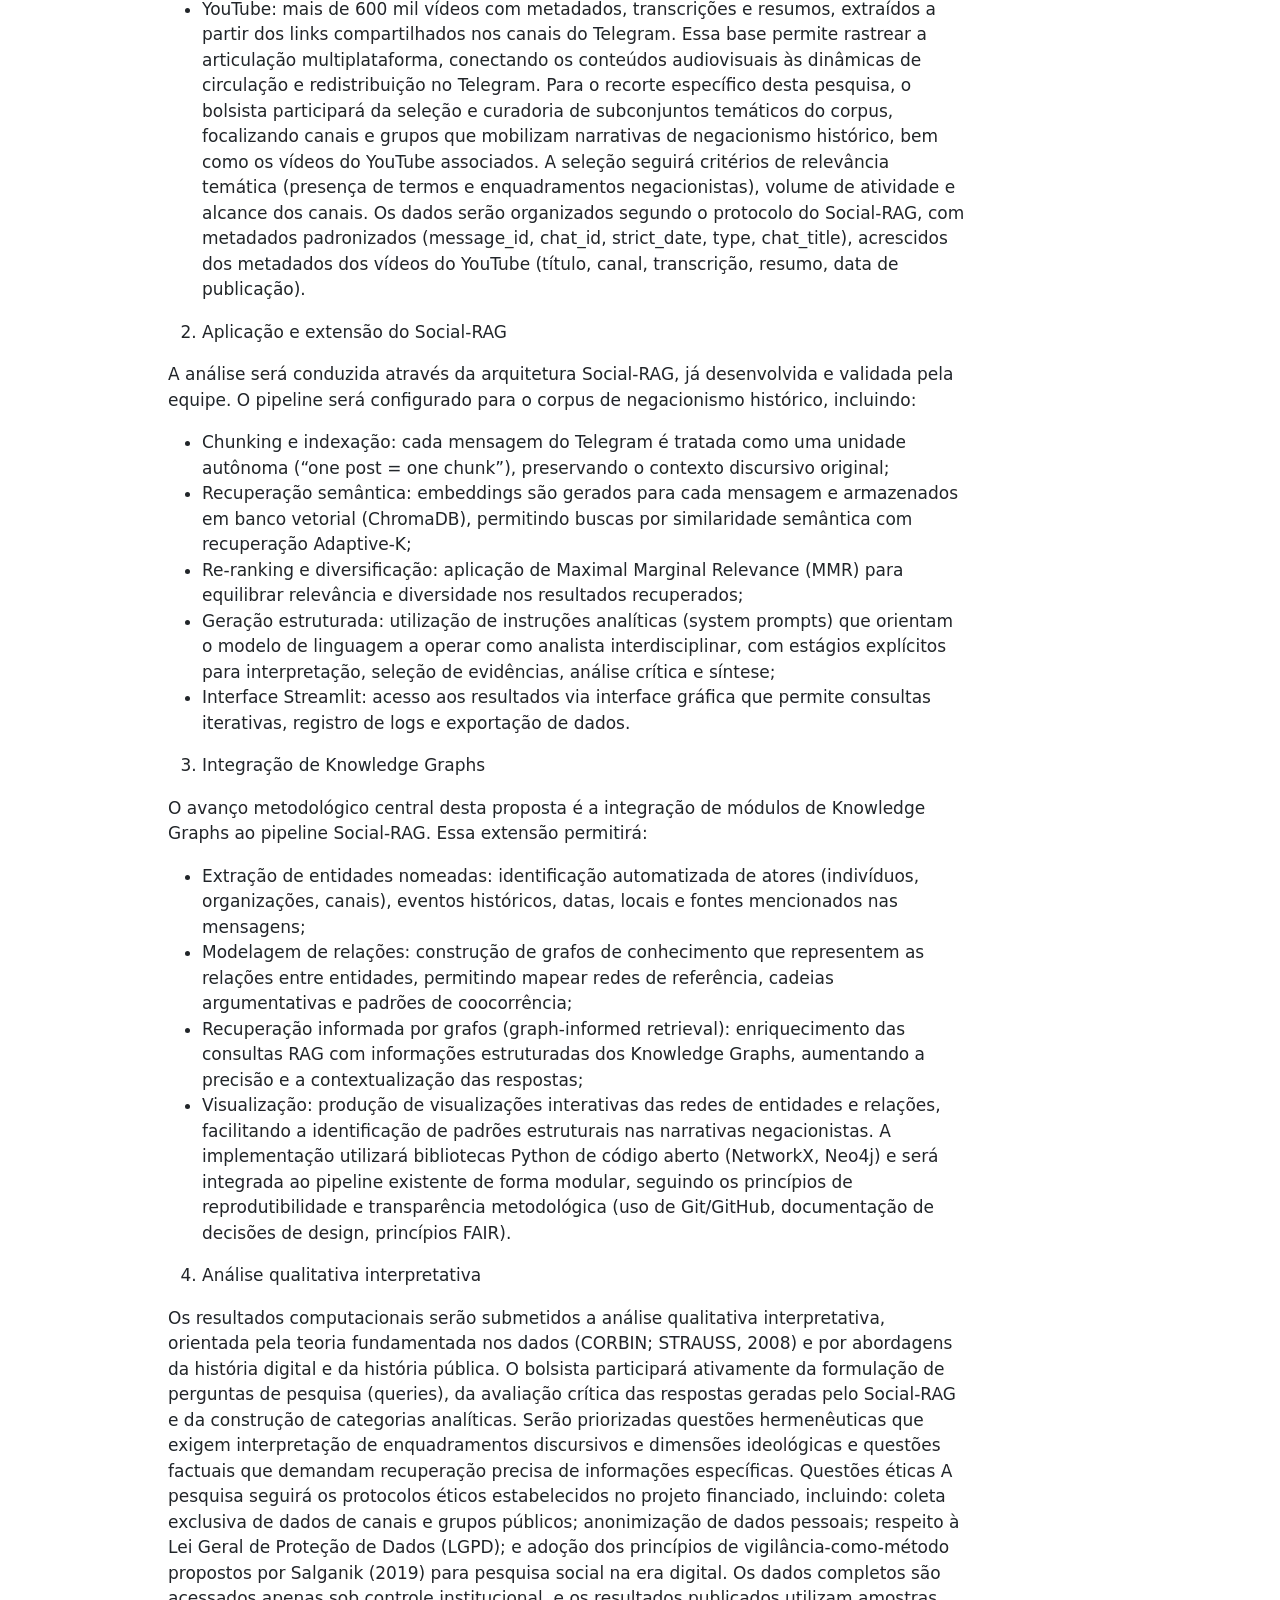
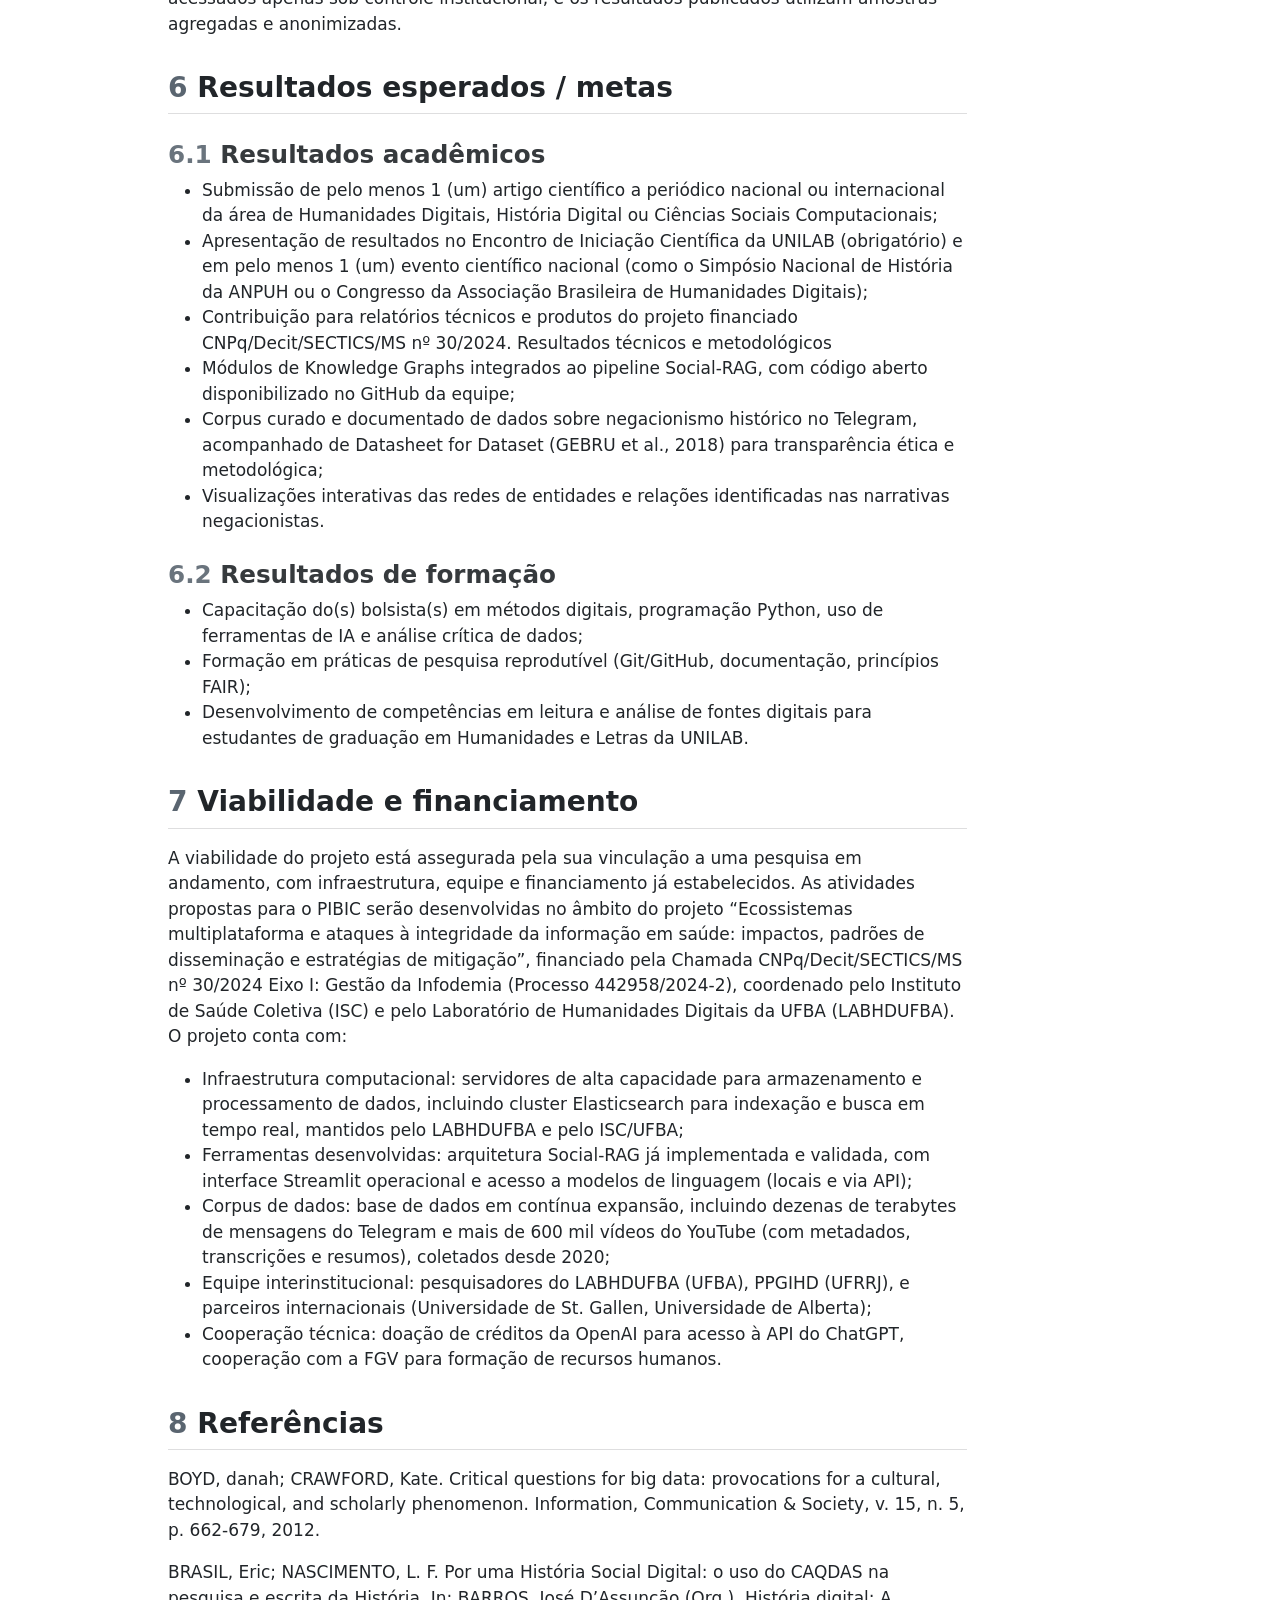
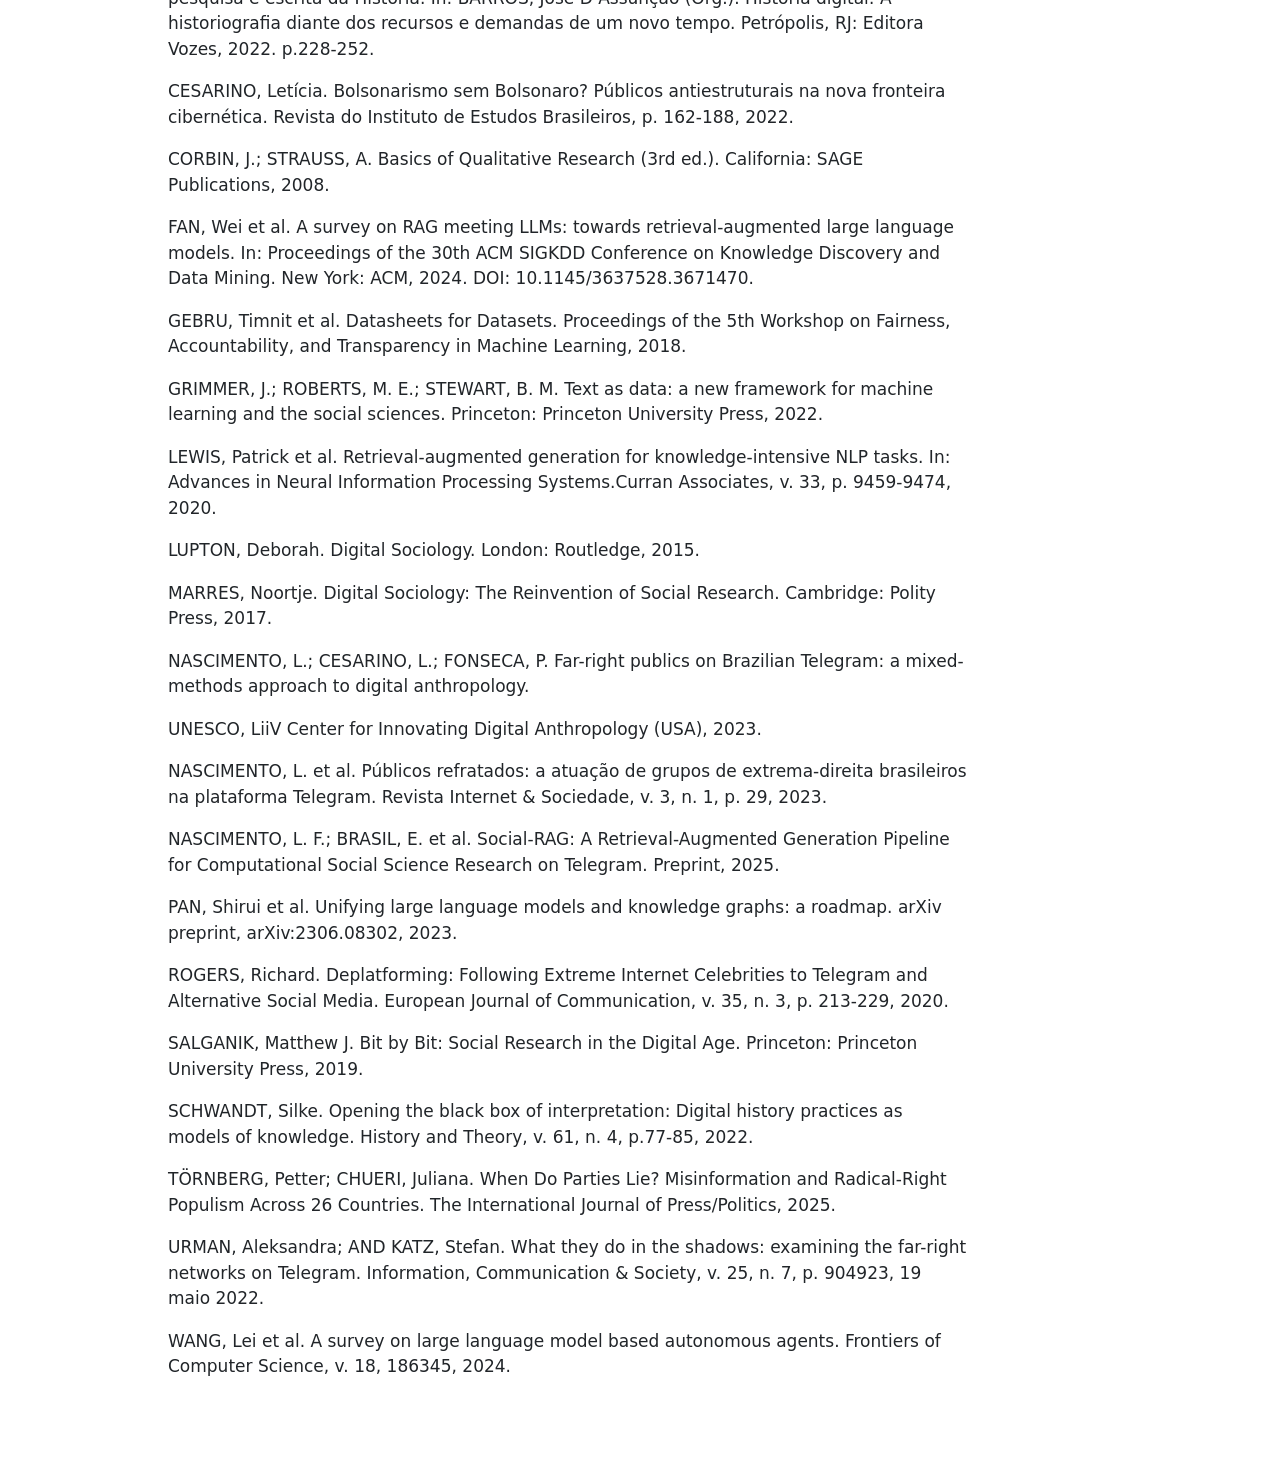
<file: projeto_pesquisa.html>
<!DOCTYPE html>
<html xmlns="http://www.w3.org/1999/xhtml" lang="pt-BR" xml:lang="pt-BR"><head>

<meta charset="utf-8">
<meta name="generator" content="quarto-1.8.26">

<meta name="viewport" content="width=device-width, initial-scale=1.0, user-scalable=yes">

<meta name="author" content="Eric Brasil Nepomuceno">

<title>Projeto de Pesquisa — PVM2451-2026</title>
<style>
code{white-space: pre-wrap;}
span.smallcaps{font-variant: small-caps;}
div.columns{display: flex; gap: min(4vw, 1.5em);}
div.column{flex: auto; overflow-x: auto;}
div.hanging-indent{margin-left: 1.5em; text-indent: -1.5em;}
ul.task-list{list-style: none;}
ul.task-list li input[type="checkbox"] {
  width: 0.8em;
  margin: 0 0.8em 0.2em -1em; /* quarto-specific, see https://github.com/quarto-dev/quarto-cli/issues/4556 */ 
  vertical-align: middle;
}
</style>


<script src="projeto_pesquisa_files/libs/clipboard/clipboard.min.js"></script>
<script src="projeto_pesquisa_files/libs/quarto-html/quarto.js" type="module"></script>
<script src="projeto_pesquisa_files/libs/quarto-html/tabsets/tabsets.js" type="module"></script>
<script src="projeto_pesquisa_files/libs/quarto-html/axe/axe-check.js" type="module"></script>
<script src="projeto_pesquisa_files/libs/quarto-html/popper.min.js"></script>
<script src="projeto_pesquisa_files/libs/quarto-html/tippy.umd.min.js"></script>
<script src="projeto_pesquisa_files/libs/quarto-html/anchor.min.js"></script>
<link href="projeto_pesquisa_files/libs/quarto-html/tippy.css" rel="stylesheet">
<link href="projeto_pesquisa_files/libs/quarto-html/quarto-syntax-highlighting-0a95de2c3be981c2e03029825b16c585.css" rel="stylesheet" class="quarto-color-scheme" id="quarto-text-highlighting-styles">
<link href="projeto_pesquisa_files/libs/quarto-html/quarto-syntax-highlighting-dark-0a95de2c3be981c2e03029825b16c585.css" rel="stylesheet" class="quarto-color-scheme quarto-color-alternate" id="quarto-text-highlighting-styles">
<link href="projeto_pesquisa_files/libs/quarto-html/quarto-syntax-highlighting-0a95de2c3be981c2e03029825b16c585.css" rel="stylesheet" class="quarto-color-scheme-extra" id="quarto-text-highlighting-styles">
<script src="projeto_pesquisa_files/libs/bootstrap/bootstrap.min.js"></script>
<link href="projeto_pesquisa_files/libs/bootstrap/bootstrap-icons.css" rel="stylesheet">
<link href="projeto_pesquisa_files/libs/bootstrap/bootstrap-4fafd970f9c454126807774a7df31a7e.min.css" rel="stylesheet" append-hash="true" class="quarto-color-scheme" id="quarto-bootstrap" data-mode="light">
<link href="projeto_pesquisa_files/libs/bootstrap/bootstrap-dark-29ec845967bb1c93467065a51b7e6f20.min.css" rel="stylesheet" append-hash="true" class="quarto-color-scheme quarto-color-alternate" id="quarto-bootstrap" data-mode="dark">
<link href="projeto_pesquisa_files/libs/bootstrap/bootstrap-4fafd970f9c454126807774a7df31a7e.min.css" rel="stylesheet" append-hash="true" class="quarto-color-scheme-extra" id="quarto-bootstrap" data-mode="light">


</head>

<body class="quarto-light"><script id="quarto-html-before-body" type="application/javascript">
    const toggleBodyColorMode = (bsSheetEl) => {
      const mode = bsSheetEl.getAttribute("data-mode");
      const bodyEl = window.document.querySelector("body");
      if (mode === "dark") {
        bodyEl.classList.add("quarto-dark");
        bodyEl.classList.remove("quarto-light");
      } else {
        bodyEl.classList.add("quarto-light");
        bodyEl.classList.remove("quarto-dark");
      }
    }
    const toggleBodyColorPrimary = () => {
      const bsSheetEl = window.document.querySelector("link#quarto-bootstrap:not([rel=disabled-stylesheet])");
      if (bsSheetEl) {
        toggleBodyColorMode(bsSheetEl);
      }
    }
    const setColorSchemeToggle = (alternate) => {
      const toggles = window.document.querySelectorAll('.quarto-color-scheme-toggle');
      for (let i=0; i < toggles.length; i++) {
        const toggle = toggles[i];
        if (toggle) {
          if (alternate) {
            toggle.classList.add("alternate");
          } else {
            toggle.classList.remove("alternate");
          }
        }
      }
    };
    const toggleColorMode = (alternate) => {
      // Switch the stylesheets
      const primaryStylesheets = window.document.querySelectorAll('link.quarto-color-scheme:not(.quarto-color-alternate)');
      const alternateStylesheets = window.document.querySelectorAll('link.quarto-color-scheme.quarto-color-alternate');
      manageTransitions('#quarto-margin-sidebar .nav-link', false);
      if (alternate) {
        // note: dark is layered on light, we don't disable primary!
        enableStylesheet(alternateStylesheets);
        for (const sheetNode of alternateStylesheets) {
          if (sheetNode.id === "quarto-bootstrap") {
            toggleBodyColorMode(sheetNode);
          }
        }
      } else {
        disableStylesheet(alternateStylesheets);
        enableStylesheet(primaryStylesheets)
        toggleBodyColorPrimary();
      }
      manageTransitions('#quarto-margin-sidebar .nav-link', true);
      // Switch the toggles
      setColorSchemeToggle(alternate)
      // Hack to workaround the fact that safari doesn't
      // properly recolor the scrollbar when toggling (#1455)
      if (navigator.userAgent.indexOf('Safari') > 0 && navigator.userAgent.indexOf('Chrome') == -1) {
        manageTransitions("body", false);
        window.scrollTo(0, 1);
        setTimeout(() => {
          window.scrollTo(0, 0);
          manageTransitions("body", true);
        }, 40);
      }
    }
    const disableStylesheet = (stylesheets) => {
      for (let i=0; i < stylesheets.length; i++) {
        const stylesheet = stylesheets[i];
        stylesheet.rel = 'disabled-stylesheet';
      }
    }
    const enableStylesheet = (stylesheets) => {
      for (let i=0; i < stylesheets.length; i++) {
        const stylesheet = stylesheets[i];
        if(stylesheet.rel !== 'stylesheet') { // for Chrome, which will still FOUC without this check
          stylesheet.rel = 'stylesheet';
        }
      }
    }
    const manageTransitions = (selector, allowTransitions) => {
      const els = window.document.querySelectorAll(selector);
      for (let i=0; i < els.length; i++) {
        const el = els[i];
        if (allowTransitions) {
          el.classList.remove('notransition');
        } else {
          el.classList.add('notransition');
        }
      }
    }
    const isFileUrl = () => {
      return window.location.protocol === 'file:';
    }
    const hasAlternateSentinel = () => {
      let styleSentinel = getColorSchemeSentinel();
      if (styleSentinel !== null) {
        return styleSentinel === "alternate";
      } else {
        return false;
      }
    }
    const setStyleSentinel = (alternate) => {
      const value = alternate ? "alternate" : "default";
      if (!isFileUrl()) {
        window.localStorage.setItem("quarto-color-scheme", value);
      } else {
        localAlternateSentinel = value;
      }
    }
    const getColorSchemeSentinel = () => {
      if (!isFileUrl()) {
        const storageValue = window.localStorage.getItem("quarto-color-scheme");
        return storageValue != null ? storageValue : localAlternateSentinel;
      } else {
        return localAlternateSentinel;
      }
    }
    const toggleGiscusIfUsed = (isAlternate, darkModeDefault) => {
      const baseTheme = document.querySelector('#giscus-base-theme')?.value ?? 'light';
      const alternateTheme = document.querySelector('#giscus-alt-theme')?.value ?? 'dark';
      let newTheme = '';
      if(authorPrefersDark) {
        newTheme = isAlternate ? baseTheme : alternateTheme;
      } else {
        newTheme = isAlternate ? alternateTheme : baseTheme;
      }
      const changeGiscusTheme = () => {
        // From: https://github.com/giscus/giscus/issues/336
        const sendMessage = (message) => {
          const iframe = document.querySelector('iframe.giscus-frame');
          if (!iframe) return;
          iframe.contentWindow.postMessage({ giscus: message }, 'https://giscus.app');
        }
        sendMessage({
          setConfig: {
            theme: newTheme
          }
        });
      }
      const isGiscussLoaded = window.document.querySelector('iframe.giscus-frame') !== null;
      if (isGiscussLoaded) {
        changeGiscusTheme();
      }
    };
    const authorPrefersDark = false;
    const darkModeDefault = authorPrefersDark;
      document.querySelector('link#quarto-text-highlighting-styles.quarto-color-scheme-extra').rel = 'disabled-stylesheet';
      document.querySelector('link#quarto-bootstrap.quarto-color-scheme-extra').rel = 'disabled-stylesheet';
    let localAlternateSentinel = darkModeDefault ? 'alternate' : 'default';
    // Dark / light mode switch
    window.quartoToggleColorScheme = () => {
      // Read the current dark / light value
      let toAlternate = !hasAlternateSentinel();
      toggleColorMode(toAlternate);
      setStyleSentinel(toAlternate);
      toggleGiscusIfUsed(toAlternate, darkModeDefault);
      window.dispatchEvent(new Event('resize'));
    };
    // Switch to dark mode if need be
    if (hasAlternateSentinel()) {
      toggleColorMode(true);
    } else {
      toggleColorMode(false);
    }
  </script>

<div id="quarto-content" class="page-columns page-rows-contents page-layout-article">
<div id="quarto-margin-sidebar" class="sidebar margin-sidebar">
  <nav id="TOC" role="doc-toc" class="toc-active">
    <h2 id="toc-title">Sumário</h2>
   
  <ul>
  <li><a href="#resumo" id="toc-resumo" class="nav-link active" data-scroll-target="#resumo"><span class="header-section-number">1</span> Resumo</a></li>
  <li><a href="#introduçãojustificativa" id="toc-introduçãojustificativa" class="nav-link" data-scroll-target="#introduçãojustificativa"><span class="header-section-number">2</span> Introdução/Justificativa</a></li>
  <li><a href="#hipótese-problematização" id="toc-hipótese-problematização" class="nav-link" data-scroll-target="#hipótese-problematização"><span class="header-section-number">3</span> Hipótese / problematização</a></li>
  <li><a href="#objetivos" id="toc-objetivos" class="nav-link" data-scroll-target="#objetivos"><span class="header-section-number">4</span> Objetivos</a>
  <ul>
  <li><a href="#objetivo-geral" id="toc-objetivo-geral" class="nav-link" data-scroll-target="#objetivo-geral"><span class="header-section-number">4.1</span> Objetivo Geral</a></li>
  <li><a href="#objetivos-específicos" id="toc-objetivos-específicos" class="nav-link" data-scroll-target="#objetivos-específicos"><span class="header-section-number">4.2</span> Objetivos Específicos</a></li>
  </ul></li>
  <li><a href="#metodologia" id="toc-metodologia" class="nav-link" data-scroll-target="#metodologia"><span class="header-section-number">5</span> Metodologia</a></li>
  <li><a href="#resultados-esperados-metas" id="toc-resultados-esperados-metas" class="nav-link" data-scroll-target="#resultados-esperados-metas"><span class="header-section-number">6</span> Resultados esperados / metas</a>
  <ul>
  <li><a href="#resultados-acadêmicos" id="toc-resultados-acadêmicos" class="nav-link" data-scroll-target="#resultados-acadêmicos"><span class="header-section-number">6.1</span> Resultados acadêmicos</a></li>
  <li><a href="#resultados-de-formação" id="toc-resultados-de-formação" class="nav-link" data-scroll-target="#resultados-de-formação"><span class="header-section-number">6.2</span> Resultados de formação</a></li>
  </ul></li>
  <li><a href="#viabilidade-e-financiamento" id="toc-viabilidade-e-financiamento" class="nav-link" data-scroll-target="#viabilidade-e-financiamento"><span class="header-section-number">7</span> Viabilidade e financiamento</a></li>
  <li><a href="#referências" id="toc-referências" class="nav-link" data-scroll-target="#referências"><span class="header-section-number">8</span> Referências</a></li>
  </ul>
</nav>
</div>
<main class="content" id="quarto-document-content">


<header id="title-block-header" class="quarto-title-block default">
<div class="quarto-title">
<h1 class="title">Projeto de Pesquisa — PVM2451-2026</h1>
<p class="subtitle lead">Inteligência Artificial aplicada às Humanidades Digitais: Social-RAG e Knowledge Graphs para análise de negacionismo histórico em ecossistemas multiplataforma</p>
</div>


<div class="quarto-title-meta-author">
  <div class="quarto-title-meta-heading">Autor</div>
  <div class="quarto-title-meta-heading">Afiliação</div>
  
    <div class="quarto-title-meta-contents">
    <p class="author">Eric Brasil Nepomuceno </p>
  </div>
  <div class="quarto-title-meta-contents">
        <p class="affiliation">
            Instituto de Humanidades e Letras, Universidade da Integração da Lusofonia Afro-brasileira (UNILAB)
          </p>
      </div>
  </div>

<div class="quarto-title-meta">

      
    <div>
    <div class="quarto-title-meta-heading">Data de Publicação</div>
    <div class="quarto-title-meta-contents">
      <p class="date">16 de junho de 2026</p>
    </div>
  </div>
  
    
  </div>
  


</header>


<section id="resumo" class="level2" data-number="1">
<h2 data-number="1" class="anchored" data-anchor-id="resumo"><span class="header-section-number">1</span> Resumo</h2>
<p>Este projeto propõe investigar as dinâmicas de negacionismo histórico em ecossistemas digitais multiplataforma, com foco no Telegram e no YouTube, empregando ferramentas de Inteligência Artificial (IA) especificamente arquiteturas de Retrieval-Augmented Generation (RAG) e Knowledge Graphs para a análise de grandes volumes de dados textuais e audiovisuais. A pesquisa está inserida no projeto financiado “Ecossistemas multiplataforma e ataques à integridade da informação em saúde: impactos, padrões de disseminação e estratégias de mitigação” (CNPq/Decit/SECTICS/MS nº 30/2024, Processo 442958/2024-2), coordenado pelo Instituto de Saúde Coletiva (ISC) e pelo Laboratório de Humanidades Digitais da UFBA (LABHDUFBA), com participação ativa da UNILAB. A proposta avança sobre os resultados do projeto PIBIC 2025, em execução, que desenvolveu infraestrutura de coleta e análise de dados sobre desinformação em saúde, e aplica a arquitetura Social- RAG, desenvolvida e validada pela equipe, para investigar como narrativas negacionistas sobre eventos históricos como a ditadura militar brasileira, a escravidão e o holocausto são mobilizadas em canais e grupos extremistas para legitimar discursos antidemocráticos. O projeto opera sobre uma base de dados robusta que inclui dezenas de terabytes de mensagens do Telegram e mais de 600 mil vídeos do YouTube (com metadados, transcrições e resumos), extraídos a partir dos links compartilhados nos próprios canais do Telegram evidenciando a articulação multiplataforma desses ecossistemas. O projeto articula métodos computacionais com a reflexão crítica das Humanidades Digitais, promovendo a formação de estudantes da UNILAB em letramento digital, métodos digitais e análise crítica de dados.</p>
</section>
<section id="introduçãojustificativa" class="level2" data-number="2">
<h2 data-number="2" class="anchored" data-anchor-id="introduçãojustificativa"><span class="header-section-number">2</span> Introdução/Justificativa</h2>
<p>A disseminação de narrativas negacionistas em plataformas digitais constitui um dos desafios mais prementes para as democracias contemporâneas. O negacionismo histórico entendido como a distorção, minimização ou negação deliberada de eventos históricos documentados tem encontrado nas plataformas de mensageria e vídeo com destaque para Telegram e YouTube um terreno fértil para sua circulação e amplificação. Pesquisas recentes demonstram que o aplicativo Telegram, em particular, tornou-se um ambiente privilegiado para a articulação de grupos extremistas que mobilizam narrativas negacionistas como parte de estratégias mais amplas de radicalização política e desinformação (NASCIMENTO et al., 2023; ROGERS, 2020; URMAN; KATZ, 2022). Esses grupos operam em lógica multiplataforma: o Telegram funciona como espaço de coordenação e disseminação de links, enquanto o YouTube serve como plataforma de produção e consumo de conteúdo audiovisual de longa duração, onde narrativas negacionistas são elaboradas com maior sofisticação retórica e alcance de audiência. No contexto brasileiro, a instrumentalização do passado por grupos de extrema direita intensificou-se a partir de 2019, com a ocupação do Telegram por influenciadores e lideranças políticas que promovem revisionismos sobre a ditadura militar (1964-1985), relativizam a violência do regime e mobilizam simbologias históricas para reforçar agendas antidemocráticas (CESARINO, 2022; NASCIMENTO et al., 2024). Esse fenômeno não se restringe ao cenário nacional: pesquisas apontam convergências transnacionais nos processos de radicalização, com grupos de diferentes países compartilhando narrativas negacionistas que transcendem barreiras linguísticas e culturais (TÖRNBERG; CHUERI, 2025; WALTHER; MCCOY, 2021). A escala e a velocidade de produção desses conteúdos que envolvem texto, imagens, vídeos e áudio impõem desafios metodológicos significativos para as ciências humanas e sociais. Como apontam Grimmer, Roberts e Stewart (2022), os métodos tradicionais de análise qualitativa, embora indispensáveis para a interpretação contextualizada, tornam-se insuficientes diante de corpora que ultrapassam a capacidade de leitura exaustiva dos pesquisadores. Ao mesmo tempo, a adoção acrítica de métodos computacionais, sem o devido controle epistemológico, pode resultar tanto na impossibilidade prática de análise quanto em uma falsa sensação de objetividade (BOYD; CRAWFORD, 2012; SCHWANDT, 2022). É nesse contexto que a presente proposta se situa, articulando o campo das Humanidades Digitais com os avanços recentes em Inteligência Artificial. As Humanidades Digitais, enquanto campo interdisciplinar, oferecem um enquadramento teórico-metodológico que valoriza tanto o rigor computacional quanto a reflexividade crítica das ciências humanas (BRASIL; NASCIMENTO, 2022; LUPTON, 2015; MARRES, 2017). A proposta mobiliza, especificamente, arquiteturas de Retrieval-Augmented Generation (RAG) sistemas que combinam recuperação de informação contextual com geração de texto por modelos de linguagem como ferramenta de mediação analítica para a investigação qualitativa de grandes corpora digitais (LEWIS et al., 2020; FAN et al., 2024). Dando continuidade ao PIBIC 2025, em execução, que desenvolveu infraestrutura de coleta e análise voltada à desinformação em saúde, a equipe de pesquisa desenvolveu e validou a arquitetura Social-RAG, um pipeline RAG modular projetado para a análise de dados do Telegram no âmbito das ciências sociais e humanas. O sistema implementa escolhas de design orientadas pela pesquisa social como a política “um post = um chunk”, indexação por embeddings semânticos, recuperação Adaptive-K, re-ranking por MMR e instruções analíticas estruturadas e foi avaliado com três modelos distintos (local open-weight, cloud open-weight e cloud closed) através de protocolo com avaliadores humanos e LLM- as-judge. Os resultados demonstram que o Social-RAG opera de forma consistente em tarefas hermenêuticas e factuais, preservando rastreabilidade evidenciária e controle interpretativo (NASCIMENTO; BRASIL et al., 2025). O presente projeto avança sobre essa base ao propor a integração de Knowledge Graphs à arquitetura Social-RAG, permitindo mapear relações entre entidades (atores, organizações, eventos históricos), identificar claims recorrentes e rastrear a circulação transnacional de narrativas negacionistas. Essa extensão, já indicada como trabalho futuro no Social-RAG, é particularmente relevante para a análise histórica, pois permite reconstruir as redes de referência e as estratégias discursivas através das quais o passado é instrumentalizado em contextos de radicalização política (PAN et al., 2023; WANG et al., 2024). A proposta justifica-se, ainda, pela sua contribuição direta ao processo de ensino-aprendizagem e à formação acadêmica na UNILAB. No que diz respeito aos benefícios para os estudantes de graduação, os bolsistas vinculados ao projeto terão a oportunidade de desenvolver competências em letramento digital, programação Python, uso crítico de ferramentas de Inteligência Artificial e métodos computacionais aplicados às Humanidades habilidades cada vez mais demandadas tanto na pesquisa acadêmica quanto no mercado de trabalho. A participação ativa em um projeto interinstitucional de alcance nacional e internacional, vinculado a financiamento do CNPq, permite aos estudantes vivenciar todas as etapas do fazer científico da formulação de problemas à publicação de resultados e fortalece sua inserção em redes de pesquisa consolidadas. O retorno para os cursos de graduação do Instituto de Humanidades e Letras é igualmente significativo: os materiais produzidos tutoriais de métodos digitais, protocolos de análise de dados e estudos de caso sobre negacionismo histórico poderão ser incorporados como recursos didáticos em disciplinas de metodologia de pesquisa, história contemporânea e humanidades digitais, enriquecendo o currículo com abordagens interdisciplinares e computacionais. Para os docentes da UNILAB, o projeto oferece um modelo replicável de integração entre IA e pesquisa em ciências humanas, podendo inspirar iniciativas semelhantes em outros grupos de pesquisa e áreas do conhecimento da instituição, além de fortalecer a cultura de pesquisa e a produção acadêmica coletiva da universidade.</p>
</section>
<section id="hipótese-problematização" class="level2" data-number="3">
<h2 data-number="3" class="anchored" data-anchor-id="hipótese-problematização"><span class="header-section-number">3</span> Hipótese / problematização</h2>
<p>A pesquisa parte da hipótese de que os ecossistemas multiplataforma com destaque para a articulação entre Telegram e YouTube funcionam como infraestruturas complementares de produção, circulação e amplificação de narrativas de negacionismo histórico, articulando atores, conteúdos e estratégias discursivas que transcendem fronteiras nacionais e linguísticas. O Telegram opera como espaço de coordenação e redistribuição, enquanto o YouTube funciona como plataforma de elaboração narrativa em formato audiovisual, com vídeos que são sistematicamente compartilhados nos canais do Telegram. Diferentemente da desinformação conjuntural (sobre eventos correntes), o negacionismo histórico opera sobre um repertório relativamente estável de eventos e simbologias, o que permite a construção de Knowledge Graphs capazes de mapear a estrutura argumentativa e as redes de referência mobilizadas por esses grupos. A problematização central articula duas dimensões: Dimensão temática: De que maneira narrativas de negacionismo histórico especialmente sobre a ditadura militar brasileira, a escravidão e eventos como o holocausto são produzidas e compartilhadas no ecossistema Telegram-YouTube? Como os vídeos do YouTube são mobilizados e redistribuídos em canais do Telegram para reforçar enquadramentos negacionistas? Quais são os atores, as fontes e as estratégias discursivas centrais nesse processo? Existem convergências transnacionais entre grupos negacionistas de diferentes países? Dimensão metodológica: Em que medida arquiteturas de IA, como o Social-RAG integrado a Knowledge Graphs, podem auxiliar pesquisadores das humanidades na análise qualitativa de grandes volumes de dados digitais, preservando a rastreabilidade evidenciária, o controle interpretativo e a reflexividade crítica? Quais são os limites e as potencialidades dessas ferramentas para a investigação histórica em plataformas digitais?</p>
</section>
<section id="objetivos" class="level2" data-number="4">
<h2 data-number="4" class="anchored" data-anchor-id="objetivos"><span class="header-section-number">4</span> Objetivos</h2>
<section id="objetivo-geral" class="level3" data-number="4.1">
<h3 data-number="4.1" class="anchored" data-anchor-id="objetivo-geral"><span class="header-section-number">4.1</span> Objetivo Geral</h3>
<p>Investigar as dinâmicas de produção, circulação e amplificação de narrativas de negacionismo histórico em ecossistemas digitais multiplataforma, com foco no Telegram, empregando a arquitetura Social-RAG integrada a Knowledge Graphs como ferramenta de mediação analítica no campo das Humanidades Digitais.</p>
</section>
<section id="objetivos-específicos" class="level3" data-number="4.2">
<h3 data-number="4.2" class="anchored" data-anchor-id="objetivos-específicos"><span class="header-section-number">4.2</span> Objetivos Específicos</h3>
<ol type="1">
<li>Identificar e mapear canais e grupos do Telegram que mobilizam narrativas de negacionismo histórico, bem como os vídeos do YouTube vinculados a esses canais, com ênfase em temáticas como a ditadura militar brasileira, a escravidão e o holocausto, a partir do corpus já coletado pelo projeto financiado CNPq/Decit/SECTICS/MS nº 30/2024;</li>
<li>Aplicar a arquitetura Social-RAG ao corpus de dados coletados incluindo mensagens do Telegram e transcrições/resumos de vídeos do YouTube realizando consultas hermenêuticas e factuais para identificar padrões discursivos, enquadramentos narrativos e estratégias argumentativas do negacionismo histórico;</li>
<li>Desenvolver e integrar módulos de Knowledge Graphs ao pipeline Social-RAG, permitindo a modelagem de relações entre entidades (atores, eventos históricos, organizações, fontes, vídeos) e a visualização de redes de referência mobilizadas nas narrativas negacionistas no ecossistema Telegram-YouTube;</li>
<li>Analisar a dinâmica multiplataforma de compartilhamento e circulação das narrativas negacionistas, mapeando como conteúdos audiovisuais do YouTube são redistribuídos e ressignificados em canais do Telegram, e identificando fluxos transnacionais de informação;</li>
<li>Produzir e disseminar resultados acadêmicos, incluindo artigos científicos, apresentações em eventos e materiais didáticos sobre métodos digitais aplicados à análise histórica.</li>
</ol>
</section>
</section>
<section id="metodologia" class="level2" data-number="5">
<h2 data-number="5" class="anchored" data-anchor-id="metodologia"><span class="header-section-number">5</span> Metodologia</h2>
<p>A pesquisa adotará uma estratégia metodológica híbrida (quanti-quali), articulando métodos computacionais com análise qualitativa interpretativa, conforme o enquadramento das Humanidades Digitais e das Ciências Sociais Computacionais (SALGANIK, 2019; GRIMMER; ROBERTS; STEWART, 2022). O desenvolvimento se organizará em quatro eixos metodológicos:</p>
<ol type="1">
<li>Curadoria e preparação do corpus</li>
</ol>
<p>A pesquisa utilizará o corpus de dados já coletado e em contínua expansão no âmbito do projeto financiado CNPq/Decit/SECTICS/MS nº 30/2024, que dispõe de infraestrutura computacional para monitoramento e armazenamento de dados de múltiplas plataformas. O corpus compreende duas bases principais:</p>
<ul>
<li>Telegram: dezenas de terabytes de mensagens coletadas via API oficial (MTProto), com scripts Python, armazenadas em cluster Elasticsearch para indexação e busca em tempo real. O corpus inclui texto, imagens, vídeos e áudio de milhares de canais e grupos públicos monitorados desde 2020;</li>
<li>YouTube: mais de 600 mil vídeos com metadados, transcrições e resumos, extraídos a partir dos links compartilhados nos canais do Telegram. Essa base permite rastrear a articulação multiplataforma, conectando os conteúdos audiovisuais às dinâmicas de circulação e redistribuição no Telegram. Para o recorte específico desta pesquisa, o bolsista participará da seleção e curadoria de subconjuntos temáticos do corpus, focalizando canais e grupos que mobilizam narrativas de negacionismo histórico, bem como os vídeos do YouTube associados. A seleção seguirá critérios de relevância temática (presença de termos e enquadramentos negacionistas), volume de atividade e alcance dos canais. Os dados serão organizados segundo o protocolo do Social-RAG, com metadados padronizados (message_id, chat_id, strict_date, type, chat_title), acrescidos dos metadados dos vídeos do YouTube (título, canal, transcrição, resumo, data de publicação).</li>
</ul>
<ol start="2" type="1">
<li>Aplicação e extensão do Social-RAG</li>
</ol>
<p>A análise será conduzida através da arquitetura Social-RAG, já desenvolvida e validada pela equipe. O pipeline será configurado para o corpus de negacionismo histórico, incluindo:</p>
<ul>
<li>Chunking e indexação: cada mensagem do Telegram é tratada como uma unidade autônoma (“one post = one chunk”), preservando o contexto discursivo original;</li>
<li>Recuperação semântica: embeddings são gerados para cada mensagem e armazenados em banco vetorial (ChromaDB), permitindo buscas por similaridade semântica com recuperação Adaptive-K;</li>
<li>Re-ranking e diversificação: aplicação de Maximal Marginal Relevance (MMR) para equilibrar relevância e diversidade nos resultados recuperados;</li>
<li>Geração estruturada: utilização de instruções analíticas (system prompts) que orientam o modelo de linguagem a operar como analista interdisciplinar, com estágios explícitos para interpretação, seleção de evidências, análise crítica e síntese;</li>
<li>Interface Streamlit: acesso aos resultados via interface gráfica que permite consultas iterativas, registro de logs e exportação de dados.</li>
</ul>
<ol start="3" type="1">
<li>Integração de Knowledge Graphs</li>
</ol>
<p>O avanço metodológico central desta proposta é a integração de módulos de Knowledge Graphs ao pipeline Social-RAG. Essa extensão permitirá:</p>
<ul>
<li>Extração de entidades nomeadas: identificação automatizada de atores (indivíduos, organizações, canais), eventos históricos, datas, locais e fontes mencionados nas mensagens;</li>
<li>Modelagem de relações: construção de grafos de conhecimento que representem as relações entre entidades, permitindo mapear redes de referência, cadeias argumentativas e padrões de coocorrência;</li>
<li>Recuperação informada por grafos (graph-informed retrieval): enriquecimento das consultas RAG com informações estruturadas dos Knowledge Graphs, aumentando a precisão e a contextualização das respostas;</li>
<li>Visualização: produção de visualizações interativas das redes de entidades e relações, facilitando a identificação de padrões estruturais nas narrativas negacionistas. A implementação utilizará bibliotecas Python de código aberto (NetworkX, Neo4j) e será integrada ao pipeline existente de forma modular, seguindo os princípios de reprodutibilidade e transparência metodológica (uso de Git/GitHub, documentação de decisões de design, princípios FAIR).</li>
</ul>
<ol start="4" type="1">
<li>Análise qualitativa interpretativa</li>
</ol>
<p>Os resultados computacionais serão submetidos a análise qualitativa interpretativa, orientada pela teoria fundamentada nos dados (CORBIN; STRAUSS, 2008) e por abordagens da história digital e da história pública. O bolsista participará ativamente da formulação de perguntas de pesquisa (queries), da avaliação crítica das respostas geradas pelo Social-RAG e da construção de categorias analíticas. Serão priorizadas questões hermenêuticas que exigem interpretação de enquadramentos discursivos e dimensões ideológicas e questões factuais que demandam recuperação precisa de informações específicas. Questões éticas A pesquisa seguirá os protocolos éticos estabelecidos no projeto financiado, incluindo: coleta exclusiva de dados de canais e grupos públicos; anonimização de dados pessoais; respeito à Lei Geral de Proteção de Dados (LGPD); e adoção dos princípios de vigilância-como-método propostos por Salganik (2019) para pesquisa social na era digital. Os dados completos são acessados apenas sob controle institucional, e os resultados publicados utilizam amostras agregadas e anonimizadas.</p>
</section>
<section id="resultados-esperados-metas" class="level2" data-number="6">
<h2 data-number="6" class="anchored" data-anchor-id="resultados-esperados-metas"><span class="header-section-number">6</span> Resultados esperados / metas</h2>
<section id="resultados-acadêmicos" class="level3" data-number="6.1">
<h3 data-number="6.1" class="anchored" data-anchor-id="resultados-acadêmicos"><span class="header-section-number">6.1</span> Resultados acadêmicos</h3>
<ul>
<li>Submissão de pelo menos 1 (um) artigo científico a periódico nacional ou internacional da área de Humanidades Digitais, História Digital ou Ciências Sociais Computacionais;</li>
<li>Apresentação de resultados no Encontro de Iniciação Científica da UNILAB (obrigatório) e em pelo menos 1 (um) evento científico nacional (como o Simpósio Nacional de História da ANPUH ou o Congresso da Associação Brasileira de Humanidades Digitais);</li>
<li>Contribuição para relatórios técnicos e produtos do projeto financiado CNPq/Decit/SECTICS/MS nº 30/2024. Resultados técnicos e metodológicos</li>
<li>Módulos de Knowledge Graphs integrados ao pipeline Social-RAG, com código aberto disponibilizado no GitHub da equipe;</li>
<li>Corpus curado e documentado de dados sobre negacionismo histórico no Telegram, acompanhado de Datasheet for Dataset (GEBRU et al., 2018) para transparência ética e metodológica;</li>
<li>Visualizações interativas das redes de entidades e relações identificadas nas narrativas negacionistas.</li>
</ul>
</section>
<section id="resultados-de-formação" class="level3" data-number="6.2">
<h3 data-number="6.2" class="anchored" data-anchor-id="resultados-de-formação"><span class="header-section-number">6.2</span> Resultados de formação</h3>
<ul>
<li>Capacitação do(s) bolsista(s) em métodos digitais, programação Python, uso de ferramentas de IA e análise crítica de dados;</li>
<li>Formação em práticas de pesquisa reprodutível (Git/GitHub, documentação, princípios FAIR);</li>
<li>Desenvolvimento de competências em leitura e análise de fontes digitais para estudantes de graduação em Humanidades e Letras da UNILAB.</li>
</ul>
</section>
</section>
<section id="viabilidade-e-financiamento" class="level2" data-number="7">
<h2 data-number="7" class="anchored" data-anchor-id="viabilidade-e-financiamento"><span class="header-section-number">7</span> Viabilidade e financiamento</h2>
<p>A viabilidade do projeto está assegurada pela sua vinculação a uma pesquisa em andamento, com infraestrutura, equipe e financiamento já estabelecidos. As atividades propostas para o PIBIC serão desenvolvidas no âmbito do projeto “Ecossistemas multiplataforma e ataques à integridade da informação em saúde: impactos, padrões de disseminação e estratégias de mitigação”, financiado pela Chamada CNPq/Decit/SECTICS/MS nº 30/2024 Eixo I: Gestão da Infodemia (Processo 442958/2024-2), coordenado pelo Instituto de Saúde Coletiva (ISC) e pelo Laboratório de Humanidades Digitais da UFBA (LABHDUFBA). O projeto conta com:</p>
<ul>
<li>Infraestrutura computacional: servidores de alta capacidade para armazenamento e processamento de dados, incluindo cluster Elasticsearch para indexação e busca em tempo real, mantidos pelo LABHDUFBA e pelo ISC/UFBA;</li>
<li>Ferramentas desenvolvidas: arquitetura Social-RAG já implementada e validada, com interface Streamlit operacional e acesso a modelos de linguagem (locais e via API);</li>
<li>Corpus de dados: base de dados em contínua expansão, incluindo dezenas de terabytes de mensagens do Telegram e mais de 600 mil vídeos do YouTube (com metadados, transcrições e resumos), coletados desde 2020;</li>
<li>Equipe interinstitucional: pesquisadores do LABHDUFBA (UFBA), PPGIHD (UFRRJ), e parceiros internacionais (Universidade de St.&nbsp;Gallen, Universidade de Alberta);</li>
<li>Cooperação técnica: doação de créditos da OpenAI para acesso à API do ChatGPT, cooperação com a FGV para formação de recursos humanos.</li>
</ul>
</section>
<section id="referências" class="level2" data-number="8">
<h2 data-number="8" class="anchored" data-anchor-id="referências"><span class="header-section-number">8</span> Referências</h2>
<p>BOYD, danah; CRAWFORD, Kate. Critical questions for big data: provocations for a cultural, technological, and scholarly phenomenon. Information, Communication &amp; Society, v. 15, n.&nbsp;5, p.&nbsp;662-679, 2012.</p>
<p>BRASIL, Eric; NASCIMENTO, L. F. Por uma História Social Digital: o uso do CAQDAS na pesquisa e escrita da História. In: BARROS, José D’Assunção (Org.). História digital: A historiografia diante dos recursos e demandas de um novo tempo. Petrópolis, RJ: Editora Vozes, 2022. p.228-252.</p>
<p>CESARINO, Letícia. Bolsonarismo sem Bolsonaro? Públicos antiestruturais na nova fronteira cibernética. Revista do Instituto de Estudos Brasileiros, p.&nbsp;162-188, 2022.</p>
<p>CORBIN, J.; STRAUSS, A. Basics of Qualitative Research (3rd ed.). California: SAGE Publications, 2008.</p>
<p>FAN, Wei et al.&nbsp;A survey on RAG meeting LLMs: towards retrieval-augmented large language models. In: Proceedings of the 30th ACM SIGKDD Conference on Knowledge Discovery and Data Mining. New York: ACM, 2024. DOI: 10.1145/3637528.3671470.</p>
<p>GEBRU, Timnit et al.&nbsp;Datasheets for Datasets. Proceedings of the 5th Workshop on Fairness, Accountability, and Transparency in Machine Learning, 2018.</p>
<p>GRIMMER, J.; ROBERTS, M. E.; STEWART, B. M. Text as data: a new framework for machine learning and the social sciences. Princeton: Princeton University Press, 2022.</p>
<p>LEWIS, Patrick et al.&nbsp;Retrieval-augmented generation for knowledge-intensive NLP tasks. In: Advances in Neural Information Processing Systems.Curran Associates, v. 33, p.&nbsp;9459-9474, 2020.</p>
<p>LUPTON, Deborah. Digital Sociology. London: Routledge, 2015.</p>
<p>MARRES, Noortje. Digital Sociology: The Reinvention of Social Research. Cambridge: Polity Press, 2017.</p>
<p>NASCIMENTO, L.; CESARINO, L.; FONSECA, P. Far-right publics on Brazilian Telegram: a mixed-methods approach to digital anthropology.</p>
<p>UNESCO, LiiV Center for Innovating Digital Anthropology (USA), 2023.</p>
<p>NASCIMENTO, L. et al.&nbsp;Públicos refratados: a atuação de grupos de extrema-direita brasileiros na plataforma Telegram. Revista Internet &amp; Sociedade, v. 3, n.&nbsp;1, p.&nbsp;29, 2023.</p>
<p>NASCIMENTO, L. F.; BRASIL, E. et al.&nbsp;Social-RAG: A Retrieval-Augmented Generation Pipeline for Computational Social Science Research on Telegram. Preprint, 2025.</p>
<p>PAN, Shirui et al.&nbsp;Unifying large language models and knowledge graphs: a roadmap. arXiv preprint, arXiv:2306.08302, 2023.</p>
<p>ROGERS, Richard. Deplatforming: Following Extreme Internet Celebrities to Telegram and Alternative Social Media. European Journal of Communication, v. 35, n.&nbsp;3, p.&nbsp;213-229, 2020.</p>
<p>SALGANIK, Matthew J. Bit by Bit: Social Research in the Digital Age. Princeton: Princeton University Press, 2019.</p>
<p>SCHWANDT, Silke. Opening the black box of interpretation: Digital history practices as models of knowledge. History and Theory, v. 61, n.&nbsp;4, p.77-85, 2022.</p>
<p>TÖRNBERG, Petter; CHUERI, Juliana. When Do Parties Lie? Misinformation and Radical-Right Populism Across 26 Countries. The International Journal of Press/Politics, 2025.</p>
<p>URMAN, Aleksandra; AND KATZ, Stefan. What they do in the shadows: examining the far-right networks on Telegram. Information, Communication &amp; Society, v. 25, n.&nbsp;7, p.&nbsp;904923, 19 maio 2022.</p>
<p>WANG, Lei et al.&nbsp;A survey on large language model based autonomous agents. Frontiers of Computer Science, v. 18, 186345, 2024.</p>
</section>

</main>
<!-- /main column -->
<script id="quarto-html-after-body" type="application/javascript">
  window.document.addEventListener("DOMContentLoaded", function (event) {
    // Ensure there is a toggle, if there isn't float one in the top right
    if (window.document.querySelector('.quarto-color-scheme-toggle') === null) {
      const a = window.document.createElement('a');
      a.classList.add('top-right');
      a.classList.add('quarto-color-scheme-toggle');
      a.href = "";
      a.onclick = function() { try { window.quartoToggleColorScheme(); } catch {} return false; };
      const i = window.document.createElement("i");
      i.classList.add('bi');
      a.appendChild(i);
      window.document.body.appendChild(a);
    }
    setColorSchemeToggle(hasAlternateSentinel())
    const icon = "";
    const anchorJS = new window.AnchorJS();
    anchorJS.options = {
      placement: 'right',
      icon: icon
    };
    anchorJS.add('.anchored');
    const isCodeAnnotation = (el) => {
      for (const clz of el.classList) {
        if (clz.startsWith('code-annotation-')) {                     
          return true;
        }
      }
      return false;
    }
    const onCopySuccess = function(e) {
      // button target
      const button = e.trigger;
      // don't keep focus
      button.blur();
      // flash "checked"
      button.classList.add('code-copy-button-checked');
      var currentTitle = button.getAttribute("title");
      button.setAttribute("title", "Copiada");
      let tooltip;
      if (window.bootstrap) {
        button.setAttribute("data-bs-toggle", "tooltip");
        button.setAttribute("data-bs-placement", "left");
        button.setAttribute("data-bs-title", "Copiada");
        tooltip = new bootstrap.Tooltip(button, 
          { trigger: "manual", 
            customClass: "code-copy-button-tooltip",
            offset: [0, -8]});
        tooltip.show();    
      }
      setTimeout(function() {
        if (tooltip) {
          tooltip.hide();
          button.removeAttribute("data-bs-title");
          button.removeAttribute("data-bs-toggle");
          button.removeAttribute("data-bs-placement");
        }
        button.setAttribute("title", currentTitle);
        button.classList.remove('code-copy-button-checked');
      }, 1000);
      // clear code selection
      e.clearSelection();
    }
    const getTextToCopy = function(trigger) {
      const outerScaffold = trigger.parentElement.cloneNode(true);
      const codeEl = outerScaffold.querySelector('code');
      for (const childEl of codeEl.children) {
        if (isCodeAnnotation(childEl)) {
          childEl.remove();
        }
      }
      return codeEl.innerText;
    }
    const clipboard = new window.ClipboardJS('.code-copy-button:not([data-in-quarto-modal])', {
      text: getTextToCopy
    });
    clipboard.on('success', onCopySuccess);
    if (window.document.getElementById('quarto-embedded-source-code-modal')) {
      const clipboardModal = new window.ClipboardJS('.code-copy-button[data-in-quarto-modal]', {
        text: getTextToCopy,
        container: window.document.getElementById('quarto-embedded-source-code-modal')
      });
      clipboardModal.on('success', onCopySuccess);
    }
      var localhostRegex = new RegExp(/^(?:http|https):\/\/localhost\:?[0-9]*\//);
      var mailtoRegex = new RegExp(/^mailto:/);
        var filterRegex = new RegExp('/' + window.location.host + '/');
      var isInternal = (href) => {
          return filterRegex.test(href) || localhostRegex.test(href) || mailtoRegex.test(href);
      }
      // Inspect non-navigation links and adorn them if external
     var links = window.document.querySelectorAll('a[href]:not(.nav-link):not(.navbar-brand):not(.toc-action):not(.sidebar-link):not(.sidebar-item-toggle):not(.pagination-link):not(.no-external):not([aria-hidden]):not(.dropdown-item):not(.quarto-navigation-tool):not(.about-link)');
      for (var i=0; i<links.length; i++) {
        const link = links[i];
        if (!isInternal(link.href)) {
          // undo the damage that might have been done by quarto-nav.js in the case of
          // links that we want to consider external
          if (link.dataset.originalHref !== undefined) {
            link.href = link.dataset.originalHref;
          }
        }
      }
    function tippyHover(el, contentFn, onTriggerFn, onUntriggerFn) {
      const config = {
        allowHTML: true,
        maxWidth: 500,
        delay: 100,
        arrow: false,
        appendTo: function(el) {
            return el.parentElement;
        },
        interactive: true,
        interactiveBorder: 10,
        theme: 'quarto',
        placement: 'bottom-start',
      };
      if (contentFn) {
        config.content = contentFn;
      }
      if (onTriggerFn) {
        config.onTrigger = onTriggerFn;
      }
      if (onUntriggerFn) {
        config.onUntrigger = onUntriggerFn;
      }
      window.tippy(el, config); 
    }
    const noterefs = window.document.querySelectorAll('a[role="doc-noteref"]');
    for (var i=0; i<noterefs.length; i++) {
      const ref = noterefs[i];
      tippyHover(ref, function() {
        // use id or data attribute instead here
        let href = ref.getAttribute('data-footnote-href') || ref.getAttribute('href');
        try { href = new URL(href).hash; } catch {}
        const id = href.replace(/^#\/?/, "");
        const note = window.document.getElementById(id);
        if (note) {
          return note.innerHTML;
        } else {
          return "";
        }
      });
    }
    const xrefs = window.document.querySelectorAll('a.quarto-xref');
    const processXRef = (id, note) => {
      // Strip column container classes
      const stripColumnClz = (el) => {
        el.classList.remove("page-full", "page-columns");
        if (el.children) {
          for (const child of el.children) {
            stripColumnClz(child);
          }
        }
      }
      stripColumnClz(note)
      if (id === null || id.startsWith('sec-')) {
        // Special case sections, only their first couple elements
        const container = document.createElement("div");
        if (note.children && note.children.length > 2) {
          container.appendChild(note.children[0].cloneNode(true));
          for (let i = 1; i < note.children.length; i++) {
            const child = note.children[i];
            if (child.tagName === "P" && child.innerText === "") {
              continue;
            } else {
              container.appendChild(child.cloneNode(true));
              break;
            }
          }
          if (window.Quarto?.typesetMath) {
            window.Quarto.typesetMath(container);
          }
          return container.innerHTML
        } else {
          if (window.Quarto?.typesetMath) {
            window.Quarto.typesetMath(note);
          }
          return note.innerHTML;
        }
      } else {
        // Remove any anchor links if they are present
        const anchorLink = note.querySelector('a.anchorjs-link');
        if (anchorLink) {
          anchorLink.remove();
        }
        if (window.Quarto?.typesetMath) {
          window.Quarto.typesetMath(note);
        }
        if (note.classList.contains("callout")) {
          return note.outerHTML;
        } else {
          return note.innerHTML;
        }
      }
    }
    for (var i=0; i<xrefs.length; i++) {
      const xref = xrefs[i];
      tippyHover(xref, undefined, function(instance) {
        instance.disable();
        let url = xref.getAttribute('href');
        let hash = undefined; 
        if (url.startsWith('#')) {
          hash = url;
        } else {
          try { hash = new URL(url).hash; } catch {}
        }
        if (hash) {
          const id = hash.replace(/^#\/?/, "");
          const note = window.document.getElementById(id);
          if (note !== null) {
            try {
              const html = processXRef(id, note.cloneNode(true));
              instance.setContent(html);
            } finally {
              instance.enable();
              instance.show();
            }
          } else {
            // See if we can fetch this
            fetch(url.split('#')[0])
            .then(res => res.text())
            .then(html => {
              const parser = new DOMParser();
              const htmlDoc = parser.parseFromString(html, "text/html");
              const note = htmlDoc.getElementById(id);
              if (note !== null) {
                const html = processXRef(id, note);
                instance.setContent(html);
              } 
            }).finally(() => {
              instance.enable();
              instance.show();
            });
          }
        } else {
          // See if we can fetch a full url (with no hash to target)
          // This is a special case and we should probably do some content thinning / targeting
          fetch(url)
          .then(res => res.text())
          .then(html => {
            const parser = new DOMParser();
            const htmlDoc = parser.parseFromString(html, "text/html");
            const note = htmlDoc.querySelector('main.content');
            if (note !== null) {
              // This should only happen for chapter cross references
              // (since there is no id in the URL)
              // remove the first header
              if (note.children.length > 0 && note.children[0].tagName === "HEADER") {
                note.children[0].remove();
              }
              const html = processXRef(null, note);
              instance.setContent(html);
            } 
          }).finally(() => {
            instance.enable();
            instance.show();
          });
        }
      }, function(instance) {
      });
    }
        let selectedAnnoteEl;
        const selectorForAnnotation = ( cell, annotation) => {
          let cellAttr = 'data-code-cell="' + cell + '"';
          let lineAttr = 'data-code-annotation="' +  annotation + '"';
          const selector = 'span[' + cellAttr + '][' + lineAttr + ']';
          return selector;
        }
        const selectCodeLines = (annoteEl) => {
          const doc = window.document;
          const targetCell = annoteEl.getAttribute("data-target-cell");
          const targetAnnotation = annoteEl.getAttribute("data-target-annotation");
          const annoteSpan = window.document.querySelector(selectorForAnnotation(targetCell, targetAnnotation));
          const lines = annoteSpan.getAttribute("data-code-lines").split(",");
          const lineIds = lines.map((line) => {
            return targetCell + "-" + line;
          })
          let top = null;
          let height = null;
          let parent = null;
          if (lineIds.length > 0) {
              //compute the position of the single el (top and bottom and make a div)
              const el = window.document.getElementById(lineIds[0]);
              top = el.offsetTop;
              height = el.offsetHeight;
              parent = el.parentElement.parentElement;
            if (lineIds.length > 1) {
              const lastEl = window.document.getElementById(lineIds[lineIds.length - 1]);
              const bottom = lastEl.offsetTop + lastEl.offsetHeight;
              height = bottom - top;
            }
            if (top !== null && height !== null && parent !== null) {
              // cook up a div (if necessary) and position it 
              let div = window.document.getElementById("code-annotation-line-highlight");
              if (div === null) {
                div = window.document.createElement("div");
                div.setAttribute("id", "code-annotation-line-highlight");
                div.style.position = 'absolute';
                parent.appendChild(div);
              }
              div.style.top = top - 2 + "px";
              div.style.height = height + 4 + "px";
              div.style.left = 0;
              let gutterDiv = window.document.getElementById("code-annotation-line-highlight-gutter");
              if (gutterDiv === null) {
                gutterDiv = window.document.createElement("div");
                gutterDiv.setAttribute("id", "code-annotation-line-highlight-gutter");
                gutterDiv.style.position = 'absolute';
                const codeCell = window.document.getElementById(targetCell);
                const gutter = codeCell.querySelector('.code-annotation-gutter');
                gutter.appendChild(gutterDiv);
              }
              gutterDiv.style.top = top - 2 + "px";
              gutterDiv.style.height = height + 4 + "px";
            }
            selectedAnnoteEl = annoteEl;
          }
        };
        const unselectCodeLines = () => {
          const elementsIds = ["code-annotation-line-highlight", "code-annotation-line-highlight-gutter"];
          elementsIds.forEach((elId) => {
            const div = window.document.getElementById(elId);
            if (div) {
              div.remove();
            }
          });
          selectedAnnoteEl = undefined;
        };
          // Handle positioning of the toggle
      window.addEventListener(
        "resize",
        throttle(() => {
          elRect = undefined;
          if (selectedAnnoteEl) {
            selectCodeLines(selectedAnnoteEl);
          }
        }, 10)
      );
      function throttle(fn, ms) {
      let throttle = false;
      let timer;
        return (...args) => {
          if(!throttle) { // first call gets through
              fn.apply(this, args);
              throttle = true;
          } else { // all the others get throttled
              if(timer) clearTimeout(timer); // cancel #2
              timer = setTimeout(() => {
                fn.apply(this, args);
                timer = throttle = false;
              }, ms);
          }
        };
      }
        // Attach click handler to the DT
        const annoteDls = window.document.querySelectorAll('dt[data-target-cell]');
        for (const annoteDlNode of annoteDls) {
          annoteDlNode.addEventListener('click', (event) => {
            const clickedEl = event.target;
            if (clickedEl !== selectedAnnoteEl) {
              unselectCodeLines();
              const activeEl = window.document.querySelector('dt[data-target-cell].code-annotation-active');
              if (activeEl) {
                activeEl.classList.remove('code-annotation-active');
              }
              selectCodeLines(clickedEl);
              clickedEl.classList.add('code-annotation-active');
            } else {
              // Unselect the line
              unselectCodeLines();
              clickedEl.classList.remove('code-annotation-active');
            }
          });
        }
    const findCites = (el) => {
      const parentEl = el.parentElement;
      if (parentEl) {
        const cites = parentEl.dataset.cites;
        if (cites) {
          return {
            el,
            cites: cites.split(' ')
          };
        } else {
          return findCites(el.parentElement)
        }
      } else {
        return undefined;
      }
    };
    var bibliorefs = window.document.querySelectorAll('a[role="doc-biblioref"]');
    for (var i=0; i<bibliorefs.length; i++) {
      const ref = bibliorefs[i];
      const citeInfo = findCites(ref);
      if (citeInfo) {
        tippyHover(citeInfo.el, function() {
          var popup = window.document.createElement('div');
          citeInfo.cites.forEach(function(cite) {
            var citeDiv = window.document.createElement('div');
            citeDiv.classList.add('hanging-indent');
            citeDiv.classList.add('csl-entry');
            var biblioDiv = window.document.getElementById('ref-' + cite);
            if (biblioDiv) {
              citeDiv.innerHTML = biblioDiv.innerHTML;
            }
            popup.appendChild(citeDiv);
          });
          return popup.innerHTML;
        });
      }
    }
  });
  </script>
</div> <!-- /content -->




</body></html>
</file>
<file: index_files/libs/quarto-html/tippy.css>
.tippy-box[data-animation=fade][data-state=hidden]{opacity:0}[data-tippy-root]{max-width:calc(100vw - 10px)}.tippy-box{position:relative;background-color:#333;color:#fff;border-radius:4px;font-size:14px;line-height:1.4;white-space:normal;outline:0;transition-property:transform,visibility,opacity}.tippy-box[data-placement^=top]>.tippy-arrow{bottom:0}.tippy-box[data-placement^=top]>.tippy-arrow:before{bottom:-7px;left:0;border-width:8px 8px 0;border-top-color:initial;transform-origin:center top}.tippy-box[data-placement^=bottom]>.tippy-arrow{top:0}.tippy-box[data-placement^=bottom]>.tippy-arrow:before{top:-7px;left:0;border-width:0 8px 8px;border-bottom-color:initial;transform-origin:center bottom}.tippy-box[data-placement^=left]>.tippy-arrow{right:0}.tippy-box[data-placement^=left]>.tippy-arrow:before{border-width:8px 0 8px 8px;border-left-color:initial;right:-7px;transform-origin:center left}.tippy-box[data-placement^=right]>.tippy-arrow{left:0}.tippy-box[data-placement^=right]>.tippy-arrow:before{left:-7px;border-width:8px 8px 8px 0;border-right-color:initial;transform-origin:center right}.tippy-box[data-inertia][data-state=visible]{transition-timing-function:cubic-bezier(.54,1.5,.38,1.11)}.tippy-arrow{width:16px;height:16px;color:#333}.tippy-arrow:before{content:"";position:absolute;border-color:transparent;border-style:solid}.tippy-content{position:relative;padding:5px 9px;z-index:1}
</file>
<file: index_files/libs/quarto-html/quarto-syntax-highlighting-f79c7fb6db380d32be398468f2fb58cf.css>
/* quarto syntax highlight colors */
:root {
  --quarto-hl-al-color: #ef2929;
  --quarto-hl-an-color: #8f5902;
  --quarto-hl-at-color: #204a87;
  --quarto-hl-bn-color: #0000cf;
  --quarto-hl-ch-color: #4e9a06;
  --quarto-hl-co-color: #8f5902;
  --quarto-hl-cv-color: #8f5902;
  --quarto-hl-cn-color: #8f5902;
  --quarto-hl-cf-color: #204a87;
  --quarto-hl-dt-color: #204a87;
  --quarto-hl-dv-color: #0000cf;
  --quarto-hl-do-color: #8f5902;
  --quarto-hl-er-color: #a40000;
  --quarto-hl-ex-color: inherit;
  --quarto-hl-fl-color: #0000cf;
  --quarto-hl-fu-color: #204a87;
  --quarto-hl-im-color: inherit;
  --quarto-hl-in-color: #8f5902;
  --quarto-hl-kw-color: #204a87;
  --quarto-hl-op-color: #ce5c00;
  --quarto-hl-ot-color: #8f5902;
  --quarto-hl-pp-color: #8f5902;
  --quarto-hl-sc-color: #ce5c00;
  --quarto-hl-ss-color: #4e9a06;
  --quarto-hl-st-color: #4e9a06;
  --quarto-hl-va-color: #000000;
  --quarto-hl-vs-color: #4e9a06;
  --quarto-hl-wa-color: #8f5902;
}

/* other quarto variables */
:root {
  --quarto-font-monospace: SFMono-Regular, Menlo, Monaco, Consolas, "Liberation Mono", "Courier New", monospace;
}

/* syntax highlight based on Pandoc's rules */
/* Alert */
code span.al {
  color: #ef2929;
  font-style: inherit;
}

/* Annotation */
code span.an {
  color: #8f5902;
  font-weight: bold;
  font-style: italic;
}

/* Attribute */
code span.at {
  color: #204a87;
  font-style: inherit;
}

/* BaseN */
code span.bn {
  color: #0000cf;
  font-style: inherit;
}

/* ControlFlow */
code span.cf {
  color: #204a87;
  font-weight: bold;
  font-style: inherit;
}

/* Char */
code span.ch {
  color: #4e9a06;
  font-style: inherit;
}

/* Constant */
code span.cn {
  color: #8f5902;
  font-style: inherit;
}

/* Comment */
code span.co {
  color: #8f5902;
  font-style: italic;
}

/* CommentVar */
code span.cv {
  color: #8f5902;
  font-weight: bold;
  font-style: italic;
}

/* Documentation */
code span.do {
  color: #8f5902;
  font-weight: bold;
  font-style: italic;
}

/* DataType */
code span.dt {
  color: #204a87;
  font-style: inherit;
}

/* DecVal */
code span.dv {
  color: #0000cf;
  font-style: inherit;
}

/* Error */
code span.er {
  color: #a40000;
  font-weight: bold;
  font-style: inherit;
}

/* Extension */
code span.ex {
  font-style: inherit;
}

/* Float */
code span.fl {
  color: #0000cf;
  font-style: inherit;
}

/* Function */
code span.fu {
  color: #204a87;
  font-weight: bold;
  font-style: inherit;
}

/* Import */
code span.im {
  font-style: inherit;
}

/* Information */
code span.in {
  color: #8f5902;
  font-weight: bold;
  font-style: italic;
}

/* Keyword */
code span.kw {
  color: #204a87;
  font-weight: bold;
  font-style: inherit;
}

/* Operator */
code span.op {
  color: #ce5c00;
  font-weight: bold;
  font-style: inherit;
}

/* Other */
code span.ot {
  color: #8f5902;
  font-style: inherit;
}

/* Preprocessor */
code span.pp {
  color: #8f5902;
  font-style: italic;
}

/* SpecialChar */
code span.sc {
  color: #ce5c00;
  font-weight: bold;
  font-style: inherit;
}

/* SpecialString */
code span.ss {
  color: #4e9a06;
  font-style: inherit;
}

/* String */
code span.st {
  color: #4e9a06;
  font-style: inherit;
}

/* Variable */
code span.va {
  color: #000000;
  font-style: inherit;
}

/* VerbatimString */
code span.vs {
  color: #4e9a06;
  font-style: inherit;
}

/* Warning */
code span.wa {
  color: #8f5902;
  font-weight: bold;
  font-style: italic;
}

.prevent-inlining {
  content: "</";
}

/*# sourceMappingURL=b6cf88d24e70243c70df0e6c5b5507cb.css.map */
</file>
<file: index_files/libs/quarto-html/quarto-syntax-highlighting-dark-f79c7fb6db380d32be398468f2fb58cf.css>
/* quarto syntax highlight colors */
:root {
  --quarto-hl-al-color: #ef2929;
  --quarto-hl-an-color: #8f5902;
  --quarto-hl-at-color: #204a87;
  --quarto-hl-bn-color: #0000cf;
  --quarto-hl-ch-color: #4e9a06;
  --quarto-hl-co-color: #8f5902;
  --quarto-hl-cv-color: #8f5902;
  --quarto-hl-cn-color: #8f5902;
  --quarto-hl-cf-color: #204a87;
  --quarto-hl-dt-color: #204a87;
  --quarto-hl-dv-color: #0000cf;
  --quarto-hl-do-color: #8f5902;
  --quarto-hl-er-color: #a40000;
  --quarto-hl-ex-color: inherit;
  --quarto-hl-fl-color: #0000cf;
  --quarto-hl-fu-color: #204a87;
  --quarto-hl-im-color: inherit;
  --quarto-hl-in-color: #8f5902;
  --quarto-hl-kw-color: #204a87;
  --quarto-hl-op-color: #ce5c00;
  --quarto-hl-ot-color: #8f5902;
  --quarto-hl-pp-color: #8f5902;
  --quarto-hl-sc-color: #ce5c00;
  --quarto-hl-ss-color: #4e9a06;
  --quarto-hl-st-color: #4e9a06;
  --quarto-hl-va-color: #000000;
  --quarto-hl-vs-color: #4e9a06;
  --quarto-hl-wa-color: #8f5902;
}

/* other quarto variables */
:root {
  --quarto-font-monospace: SFMono-Regular, Menlo, Monaco, Consolas, "Liberation Mono", "Courier New", monospace;
}

/* syntax highlight based on Pandoc's rules */
/* Alert */
code span.al {
  color: #ef2929;
  font-style: inherit;
}

/* Annotation */
code span.an {
  color: #8f5902;
  font-weight: bold;
  font-style: italic;
}

/* Attribute */
code span.at {
  color: #204a87;
  font-style: inherit;
}

/* BaseN */
code span.bn {
  color: #0000cf;
  font-style: inherit;
}

/* ControlFlow */
code span.cf {
  color: #204a87;
  font-weight: bold;
  font-style: inherit;
}

/* Char */
code span.ch {
  color: #4e9a06;
  font-style: inherit;
}

/* Constant */
code span.cn {
  color: #8f5902;
  font-style: inherit;
}

/* Comment */
code span.co {
  color: #8f5902;
  font-style: italic;
}

/* CommentVar */
code span.cv {
  color: #8f5902;
  font-weight: bold;
  font-style: italic;
}

/* Documentation */
code span.do {
  color: #8f5902;
  font-weight: bold;
  font-style: italic;
}

/* DataType */
code span.dt {
  color: #204a87;
  font-style: inherit;
}

/* DecVal */
code span.dv {
  color: #0000cf;
  font-style: inherit;
}

/* Error */
code span.er {
  color: #a40000;
  font-weight: bold;
  font-style: inherit;
}

/* Extension */
code span.ex {
  font-style: inherit;
}

/* Float */
code span.fl {
  color: #0000cf;
  font-style: inherit;
}

/* Function */
code span.fu {
  color: #204a87;
  font-weight: bold;
  font-style: inherit;
}

/* Import */
code span.im {
  font-style: inherit;
}

/* Information */
code span.in {
  color: #8f5902;
  font-weight: bold;
  font-style: italic;
}

/* Keyword */
code span.kw {
  color: #204a87;
  font-weight: bold;
  font-style: inherit;
}

/* Operator */
code span.op {
  color: #ce5c00;
  font-weight: bold;
  font-style: inherit;
}

/* Other */
code span.ot {
  color: #8f5902;
  font-style: inherit;
}

/* Preprocessor */
code span.pp {
  color: #8f5902;
  font-style: italic;
}

/* SpecialChar */
code span.sc {
  color: #ce5c00;
  font-weight: bold;
  font-style: inherit;
}

/* SpecialString */
code span.ss {
  color: #4e9a06;
  font-style: inherit;
}

/* String */
code span.st {
  color: #4e9a06;
  font-style: inherit;
}

/* Variable */
code span.va {
  color: #000000;
  font-style: inherit;
}

/* VerbatimString */
code span.vs {
  color: #4e9a06;
  font-style: inherit;
}

/* Warning */
code span.wa {
  color: #8f5902;
  font-weight: bold;
  font-style: italic;
}

.prevent-inlining {
  content: "</";
}

/*# sourceMappingURL=b6cf88d24e70243c70df0e6c5b5507cb.css.map */
</file>
<file: plano01_files/libs/quarto-html/tippy.css>
.tippy-box[data-animation=fade][data-state=hidden]{opacity:0}[data-tippy-root]{max-width:calc(100vw - 10px)}.tippy-box{position:relative;background-color:#333;color:#fff;border-radius:4px;font-size:14px;line-height:1.4;white-space:normal;outline:0;transition-property:transform,visibility,opacity}.tippy-box[data-placement^=top]>.tippy-arrow{bottom:0}.tippy-box[data-placement^=top]>.tippy-arrow:before{bottom:-7px;left:0;border-width:8px 8px 0;border-top-color:initial;transform-origin:center top}.tippy-box[data-placement^=bottom]>.tippy-arrow{top:0}.tippy-box[data-placement^=bottom]>.tippy-arrow:before{top:-7px;left:0;border-width:0 8px 8px;border-bottom-color:initial;transform-origin:center bottom}.tippy-box[data-placement^=left]>.tippy-arrow{right:0}.tippy-box[data-placement^=left]>.tippy-arrow:before{border-width:8px 0 8px 8px;border-left-color:initial;right:-7px;transform-origin:center left}.tippy-box[data-placement^=right]>.tippy-arrow{left:0}.tippy-box[data-placement^=right]>.tippy-arrow:before{left:-7px;border-width:8px 8px 8px 0;border-right-color:initial;transform-origin:center right}.tippy-box[data-inertia][data-state=visible]{transition-timing-function:cubic-bezier(.54,1.5,.38,1.11)}.tippy-arrow{width:16px;height:16px;color:#333}.tippy-arrow:before{content:"";position:absolute;border-color:transparent;border-style:solid}.tippy-content{position:relative;padding:5px 9px;z-index:1}
</file>
<file: plano01_files/libs/quarto-html/quarto-syntax-highlighting-0a95de2c3be981c2e03029825b16c585.css>
/* quarto syntax highlight colors */
:root {
  --quarto-hl-al-color: #ef2929;
  --quarto-hl-an-color: #8f5902;
  --quarto-hl-at-color: #204a87;
  --quarto-hl-bn-color: #0000cf;
  --quarto-hl-ch-color: #4e9a06;
  --quarto-hl-co-color: #8f5902;
  --quarto-hl-cv-color: #8f5902;
  --quarto-hl-cn-color: #8f5902;
  --quarto-hl-cf-color: #204a87;
  --quarto-hl-dt-color: #204a87;
  --quarto-hl-dv-color: #0000cf;
  --quarto-hl-do-color: #8f5902;
  --quarto-hl-er-color: #a40000;
  --quarto-hl-ex-color: inherit;
  --quarto-hl-fl-color: #0000cf;
  --quarto-hl-fu-color: #204a87;
  --quarto-hl-im-color: inherit;
  --quarto-hl-in-color: #8f5902;
  --quarto-hl-kw-color: #204a87;
  --quarto-hl-op-color: #ce5c00;
  --quarto-hl-ot-color: #8f5902;
  --quarto-hl-pp-color: #8f5902;
  --quarto-hl-sc-color: #ce5c00;
  --quarto-hl-ss-color: #4e9a06;
  --quarto-hl-st-color: #4e9a06;
  --quarto-hl-va-color: #000000;
  --quarto-hl-vs-color: #4e9a06;
  --quarto-hl-wa-color: #8f5902;
}

/* other quarto variables */
:root {
  --quarto-font-monospace: SFMono-Regular, Menlo, Monaco, Consolas, "Liberation Mono", "Courier New", monospace;
}

/* syntax highlight based on Pandoc's rules */
/* Alert */
code span.al {
  color: #ef2929;
  font-style: inherit;
}

/* Annotation */
code span.an {
  color: #8f5902;
  font-weight: bold;
  font-style: italic;
}

/* Attribute */
code span.at {
  color: #204a87;
  font-style: inherit;
}

/* BaseN */
code span.bn {
  color: #0000cf;
  font-style: inherit;
}

/* ControlFlow */
code span.cf {
  color: #204a87;
  font-weight: bold;
  font-style: inherit;
}

/* Char */
code span.ch {
  color: #4e9a06;
  font-style: inherit;
}

/* Constant */
code span.cn {
  color: #8f5902;
  font-style: inherit;
}

/* Comment */
code span.co {
  color: #8f5902;
  font-style: italic;
}

/* CommentVar */
code span.cv {
  color: #8f5902;
  font-weight: bold;
  font-style: italic;
}

/* Documentation */
code span.do {
  color: #8f5902;
  font-weight: bold;
  font-style: italic;
}

/* DataType */
code span.dt {
  color: #204a87;
  font-style: inherit;
}

/* DecVal */
code span.dv {
  color: #0000cf;
  font-style: inherit;
}

/* Error */
code span.er {
  color: #a40000;
  font-weight: bold;
  font-style: inherit;
}

/* Extension */
code span.ex {
  font-style: inherit;
}

/* Float */
code span.fl {
  color: #0000cf;
  font-style: inherit;
}

/* Function */
code span.fu {
  color: #204a87;
  font-weight: bold;
  font-style: inherit;
}

/* Import */
code span.im {
  font-style: inherit;
}

/* Information */
code span.in {
  color: #8f5902;
  font-weight: bold;
  font-style: italic;
}

/* Keyword */
code span.kw {
  color: #204a87;
  font-weight: bold;
  font-style: inherit;
}

/* Operator */
code span.op {
  color: #ce5c00;
  font-weight: bold;
  font-style: inherit;
}

/* Other */
code span.ot {
  color: #8f5902;
  font-style: inherit;
}

/* Preprocessor */
code span.pp {
  color: #8f5902;
  font-style: italic;
}

/* SpecialChar */
code span.sc {
  color: #ce5c00;
  font-weight: bold;
  font-style: inherit;
}

/* SpecialString */
code span.ss {
  color: #4e9a06;
  font-style: inherit;
}

/* String */
code span.st {
  color: #4e9a06;
  font-style: inherit;
}

/* Variable */
code span.va {
  color: #000000;
  font-style: inherit;
}

/* VerbatimString */
code span.vs {
  color: #4e9a06;
  font-style: inherit;
}

/* Warning */
code span.wa {
  color: #8f5902;
  font-weight: bold;
  font-style: italic;
}

.prevent-inlining {
  content: "</";
}

/*# sourceMappingURL=eb085a9ab975e75ffac267ef18a005bb.css.map */
</file>
<file: plano01_files/libs/quarto-html/quarto-syntax-highlighting-dark-0a95de2c3be981c2e03029825b16c585.css>
/* quarto syntax highlight colors */
:root {
  --quarto-hl-al-color: #ef2929;
  --quarto-hl-an-color: #8f5902;
  --quarto-hl-at-color: #204a87;
  --quarto-hl-bn-color: #0000cf;
  --quarto-hl-ch-color: #4e9a06;
  --quarto-hl-co-color: #8f5902;
  --quarto-hl-cv-color: #8f5902;
  --quarto-hl-cn-color: #8f5902;
  --quarto-hl-cf-color: #204a87;
  --quarto-hl-dt-color: #204a87;
  --quarto-hl-dv-color: #0000cf;
  --quarto-hl-do-color: #8f5902;
  --quarto-hl-er-color: #a40000;
  --quarto-hl-ex-color: inherit;
  --quarto-hl-fl-color: #0000cf;
  --quarto-hl-fu-color: #204a87;
  --quarto-hl-im-color: inherit;
  --quarto-hl-in-color: #8f5902;
  --quarto-hl-kw-color: #204a87;
  --quarto-hl-op-color: #ce5c00;
  --quarto-hl-ot-color: #8f5902;
  --quarto-hl-pp-color: #8f5902;
  --quarto-hl-sc-color: #ce5c00;
  --quarto-hl-ss-color: #4e9a06;
  --quarto-hl-st-color: #4e9a06;
  --quarto-hl-va-color: #000000;
  --quarto-hl-vs-color: #4e9a06;
  --quarto-hl-wa-color: #8f5902;
}

/* other quarto variables */
:root {
  --quarto-font-monospace: SFMono-Regular, Menlo, Monaco, Consolas, "Liberation Mono", "Courier New", monospace;
}

/* syntax highlight based on Pandoc's rules */
/* Alert */
code span.al {
  color: #ef2929;
  font-style: inherit;
}

/* Annotation */
code span.an {
  color: #8f5902;
  font-weight: bold;
  font-style: italic;
}

/* Attribute */
code span.at {
  color: #204a87;
  font-style: inherit;
}

/* BaseN */
code span.bn {
  color: #0000cf;
  font-style: inherit;
}

/* ControlFlow */
code span.cf {
  color: #204a87;
  font-weight: bold;
  font-style: inherit;
}

/* Char */
code span.ch {
  color: #4e9a06;
  font-style: inherit;
}

/* Constant */
code span.cn {
  color: #8f5902;
  font-style: inherit;
}

/* Comment */
code span.co {
  color: #8f5902;
  font-style: italic;
}

/* CommentVar */
code span.cv {
  color: #8f5902;
  font-weight: bold;
  font-style: italic;
}

/* Documentation */
code span.do {
  color: #8f5902;
  font-weight: bold;
  font-style: italic;
}

/* DataType */
code span.dt {
  color: #204a87;
  font-style: inherit;
}

/* DecVal */
code span.dv {
  color: #0000cf;
  font-style: inherit;
}

/* Error */
code span.er {
  color: #a40000;
  font-weight: bold;
  font-style: inherit;
}

/* Extension */
code span.ex {
  font-style: inherit;
}

/* Float */
code span.fl {
  color: #0000cf;
  font-style: inherit;
}

/* Function */
code span.fu {
  color: #204a87;
  font-weight: bold;
  font-style: inherit;
}

/* Import */
code span.im {
  font-style: inherit;
}

/* Information */
code span.in {
  color: #8f5902;
  font-weight: bold;
  font-style: italic;
}

/* Keyword */
code span.kw {
  color: #204a87;
  font-weight: bold;
  font-style: inherit;
}

/* Operator */
code span.op {
  color: #ce5c00;
  font-weight: bold;
  font-style: inherit;
}

/* Other */
code span.ot {
  color: #8f5902;
  font-style: inherit;
}

/* Preprocessor */
code span.pp {
  color: #8f5902;
  font-style: italic;
}

/* SpecialChar */
code span.sc {
  color: #ce5c00;
  font-weight: bold;
  font-style: inherit;
}

/* SpecialString */
code span.ss {
  color: #4e9a06;
  font-style: inherit;
}

/* String */
code span.st {
  color: #4e9a06;
  font-style: inherit;
}

/* Variable */
code span.va {
  color: #000000;
  font-style: inherit;
}

/* VerbatimString */
code span.vs {
  color: #4e9a06;
  font-style: inherit;
}

/* Warning */
code span.wa {
  color: #8f5902;
  font-weight: bold;
  font-style: italic;
}

.prevent-inlining {
  content: "</";
}

/*# sourceMappingURL=eb085a9ab975e75ffac267ef18a005bb.css.map */
</file>
<file: projeto_pesquisa_files/libs/quarto-html/tippy.css>
.tippy-box[data-animation=fade][data-state=hidden]{opacity:0}[data-tippy-root]{max-width:calc(100vw - 10px)}.tippy-box{position:relative;background-color:#333;color:#fff;border-radius:4px;font-size:14px;line-height:1.4;white-space:normal;outline:0;transition-property:transform,visibility,opacity}.tippy-box[data-placement^=top]>.tippy-arrow{bottom:0}.tippy-box[data-placement^=top]>.tippy-arrow:before{bottom:-7px;left:0;border-width:8px 8px 0;border-top-color:initial;transform-origin:center top}.tippy-box[data-placement^=bottom]>.tippy-arrow{top:0}.tippy-box[data-placement^=bottom]>.tippy-arrow:before{top:-7px;left:0;border-width:0 8px 8px;border-bottom-color:initial;transform-origin:center bottom}.tippy-box[data-placement^=left]>.tippy-arrow{right:0}.tippy-box[data-placement^=left]>.tippy-arrow:before{border-width:8px 0 8px 8px;border-left-color:initial;right:-7px;transform-origin:center left}.tippy-box[data-placement^=right]>.tippy-arrow{left:0}.tippy-box[data-placement^=right]>.tippy-arrow:before{left:-7px;border-width:8px 8px 8px 0;border-right-color:initial;transform-origin:center right}.tippy-box[data-inertia][data-state=visible]{transition-timing-function:cubic-bezier(.54,1.5,.38,1.11)}.tippy-arrow{width:16px;height:16px;color:#333}.tippy-arrow:before{content:"";position:absolute;border-color:transparent;border-style:solid}.tippy-content{position:relative;padding:5px 9px;z-index:1}
</file>
<file: projeto_pesquisa_files/libs/quarto-html/quarto-syntax-highlighting-0a95de2c3be981c2e03029825b16c585.css>
/* quarto syntax highlight colors */
:root {
  --quarto-hl-al-color: #ef2929;
  --quarto-hl-an-color: #8f5902;
  --quarto-hl-at-color: #204a87;
  --quarto-hl-bn-color: #0000cf;
  --quarto-hl-ch-color: #4e9a06;
  --quarto-hl-co-color: #8f5902;
  --quarto-hl-cv-color: #8f5902;
  --quarto-hl-cn-color: #8f5902;
  --quarto-hl-cf-color: #204a87;
  --quarto-hl-dt-color: #204a87;
  --quarto-hl-dv-color: #0000cf;
  --quarto-hl-do-color: #8f5902;
  --quarto-hl-er-color: #a40000;
  --quarto-hl-ex-color: inherit;
  --quarto-hl-fl-color: #0000cf;
  --quarto-hl-fu-color: #204a87;
  --quarto-hl-im-color: inherit;
  --quarto-hl-in-color: #8f5902;
  --quarto-hl-kw-color: #204a87;
  --quarto-hl-op-color: #ce5c00;
  --quarto-hl-ot-color: #8f5902;
  --quarto-hl-pp-color: #8f5902;
  --quarto-hl-sc-color: #ce5c00;
  --quarto-hl-ss-color: #4e9a06;
  --quarto-hl-st-color: #4e9a06;
  --quarto-hl-va-color: #000000;
  --quarto-hl-vs-color: #4e9a06;
  --quarto-hl-wa-color: #8f5902;
}

/* other quarto variables */
:root {
  --quarto-font-monospace: SFMono-Regular, Menlo, Monaco, Consolas, "Liberation Mono", "Courier New", monospace;
}

/* syntax highlight based on Pandoc's rules */
/* Alert */
code span.al {
  color: #ef2929;
  font-style: inherit;
}

/* Annotation */
code span.an {
  color: #8f5902;
  font-weight: bold;
  font-style: italic;
}

/* Attribute */
code span.at {
  color: #204a87;
  font-style: inherit;
}

/* BaseN */
code span.bn {
  color: #0000cf;
  font-style: inherit;
}

/* ControlFlow */
code span.cf {
  color: #204a87;
  font-weight: bold;
  font-style: inherit;
}

/* Char */
code span.ch {
  color: #4e9a06;
  font-style: inherit;
}

/* Constant */
code span.cn {
  color: #8f5902;
  font-style: inherit;
}

/* Comment */
code span.co {
  color: #8f5902;
  font-style: italic;
}

/* CommentVar */
code span.cv {
  color: #8f5902;
  font-weight: bold;
  font-style: italic;
}

/* Documentation */
code span.do {
  color: #8f5902;
  font-weight: bold;
  font-style: italic;
}

/* DataType */
code span.dt {
  color: #204a87;
  font-style: inherit;
}

/* DecVal */
code span.dv {
  color: #0000cf;
  font-style: inherit;
}

/* Error */
code span.er {
  color: #a40000;
  font-weight: bold;
  font-style: inherit;
}

/* Extension */
code span.ex {
  font-style: inherit;
}

/* Float */
code span.fl {
  color: #0000cf;
  font-style: inherit;
}

/* Function */
code span.fu {
  color: #204a87;
  font-weight: bold;
  font-style: inherit;
}

/* Import */
code span.im {
  font-style: inherit;
}

/* Information */
code span.in {
  color: #8f5902;
  font-weight: bold;
  font-style: italic;
}

/* Keyword */
code span.kw {
  color: #204a87;
  font-weight: bold;
  font-style: inherit;
}

/* Operator */
code span.op {
  color: #ce5c00;
  font-weight: bold;
  font-style: inherit;
}

/* Other */
code span.ot {
  color: #8f5902;
  font-style: inherit;
}

/* Preprocessor */
code span.pp {
  color: #8f5902;
  font-style: italic;
}

/* SpecialChar */
code span.sc {
  color: #ce5c00;
  font-weight: bold;
  font-style: inherit;
}

/* SpecialString */
code span.ss {
  color: #4e9a06;
  font-style: inherit;
}

/* String */
code span.st {
  color: #4e9a06;
  font-style: inherit;
}

/* Variable */
code span.va {
  color: #000000;
  font-style: inherit;
}

/* VerbatimString */
code span.vs {
  color: #4e9a06;
  font-style: inherit;
}

/* Warning */
code span.wa {
  color: #8f5902;
  font-weight: bold;
  font-style: italic;
}

.prevent-inlining {
  content: "</";
}

/*# sourceMappingURL=eb085a9ab975e75ffac267ef18a005bb.css.map */
</file>
<file: projeto_pesquisa_files/libs/quarto-html/quarto-syntax-highlighting-dark-0a95de2c3be981c2e03029825b16c585.css>
/* quarto syntax highlight colors */
:root {
  --quarto-hl-al-color: #ef2929;
  --quarto-hl-an-color: #8f5902;
  --quarto-hl-at-color: #204a87;
  --quarto-hl-bn-color: #0000cf;
  --quarto-hl-ch-color: #4e9a06;
  --quarto-hl-co-color: #8f5902;
  --quarto-hl-cv-color: #8f5902;
  --quarto-hl-cn-color: #8f5902;
  --quarto-hl-cf-color: #204a87;
  --quarto-hl-dt-color: #204a87;
  --quarto-hl-dv-color: #0000cf;
  --quarto-hl-do-color: #8f5902;
  --quarto-hl-er-color: #a40000;
  --quarto-hl-ex-color: inherit;
  --quarto-hl-fl-color: #0000cf;
  --quarto-hl-fu-color: #204a87;
  --quarto-hl-im-color: inherit;
  --quarto-hl-in-color: #8f5902;
  --quarto-hl-kw-color: #204a87;
  --quarto-hl-op-color: #ce5c00;
  --quarto-hl-ot-color: #8f5902;
  --quarto-hl-pp-color: #8f5902;
  --quarto-hl-sc-color: #ce5c00;
  --quarto-hl-ss-color: #4e9a06;
  --quarto-hl-st-color: #4e9a06;
  --quarto-hl-va-color: #000000;
  --quarto-hl-vs-color: #4e9a06;
  --quarto-hl-wa-color: #8f5902;
}

/* other quarto variables */
:root {
  --quarto-font-monospace: SFMono-Regular, Menlo, Monaco, Consolas, "Liberation Mono", "Courier New", monospace;
}

/* syntax highlight based on Pandoc's rules */
/* Alert */
code span.al {
  color: #ef2929;
  font-style: inherit;
}

/* Annotation */
code span.an {
  color: #8f5902;
  font-weight: bold;
  font-style: italic;
}

/* Attribute */
code span.at {
  color: #204a87;
  font-style: inherit;
}

/* BaseN */
code span.bn {
  color: #0000cf;
  font-style: inherit;
}

/* ControlFlow */
code span.cf {
  color: #204a87;
  font-weight: bold;
  font-style: inherit;
}

/* Char */
code span.ch {
  color: #4e9a06;
  font-style: inherit;
}

/* Constant */
code span.cn {
  color: #8f5902;
  font-style: inherit;
}

/* Comment */
code span.co {
  color: #8f5902;
  font-style: italic;
}

/* CommentVar */
code span.cv {
  color: #8f5902;
  font-weight: bold;
  font-style: italic;
}

/* Documentation */
code span.do {
  color: #8f5902;
  font-weight: bold;
  font-style: italic;
}

/* DataType */
code span.dt {
  color: #204a87;
  font-style: inherit;
}

/* DecVal */
code span.dv {
  color: #0000cf;
  font-style: inherit;
}

/* Error */
code span.er {
  color: #a40000;
  font-weight: bold;
  font-style: inherit;
}

/* Extension */
code span.ex {
  font-style: inherit;
}

/* Float */
code span.fl {
  color: #0000cf;
  font-style: inherit;
}

/* Function */
code span.fu {
  color: #204a87;
  font-weight: bold;
  font-style: inherit;
}

/* Import */
code span.im {
  font-style: inherit;
}

/* Information */
code span.in {
  color: #8f5902;
  font-weight: bold;
  font-style: italic;
}

/* Keyword */
code span.kw {
  color: #204a87;
  font-weight: bold;
  font-style: inherit;
}

/* Operator */
code span.op {
  color: #ce5c00;
  font-weight: bold;
  font-style: inherit;
}

/* Other */
code span.ot {
  color: #8f5902;
  font-style: inherit;
}

/* Preprocessor */
code span.pp {
  color: #8f5902;
  font-style: italic;
}

/* SpecialChar */
code span.sc {
  color: #ce5c00;
  font-weight: bold;
  font-style: inherit;
}

/* SpecialString */
code span.ss {
  color: #4e9a06;
  font-style: inherit;
}

/* String */
code span.st {
  color: #4e9a06;
  font-style: inherit;
}

/* Variable */
code span.va {
  color: #000000;
  font-style: inherit;
}

/* VerbatimString */
code span.vs {
  color: #4e9a06;
  font-style: inherit;
}

/* Warning */
code span.wa {
  color: #8f5902;
  font-weight: bold;
  font-style: italic;
}

.prevent-inlining {
  content: "</";
}

/*# sourceMappingURL=eb085a9ab975e75ffac267ef18a005bb.css.map */
</file>
